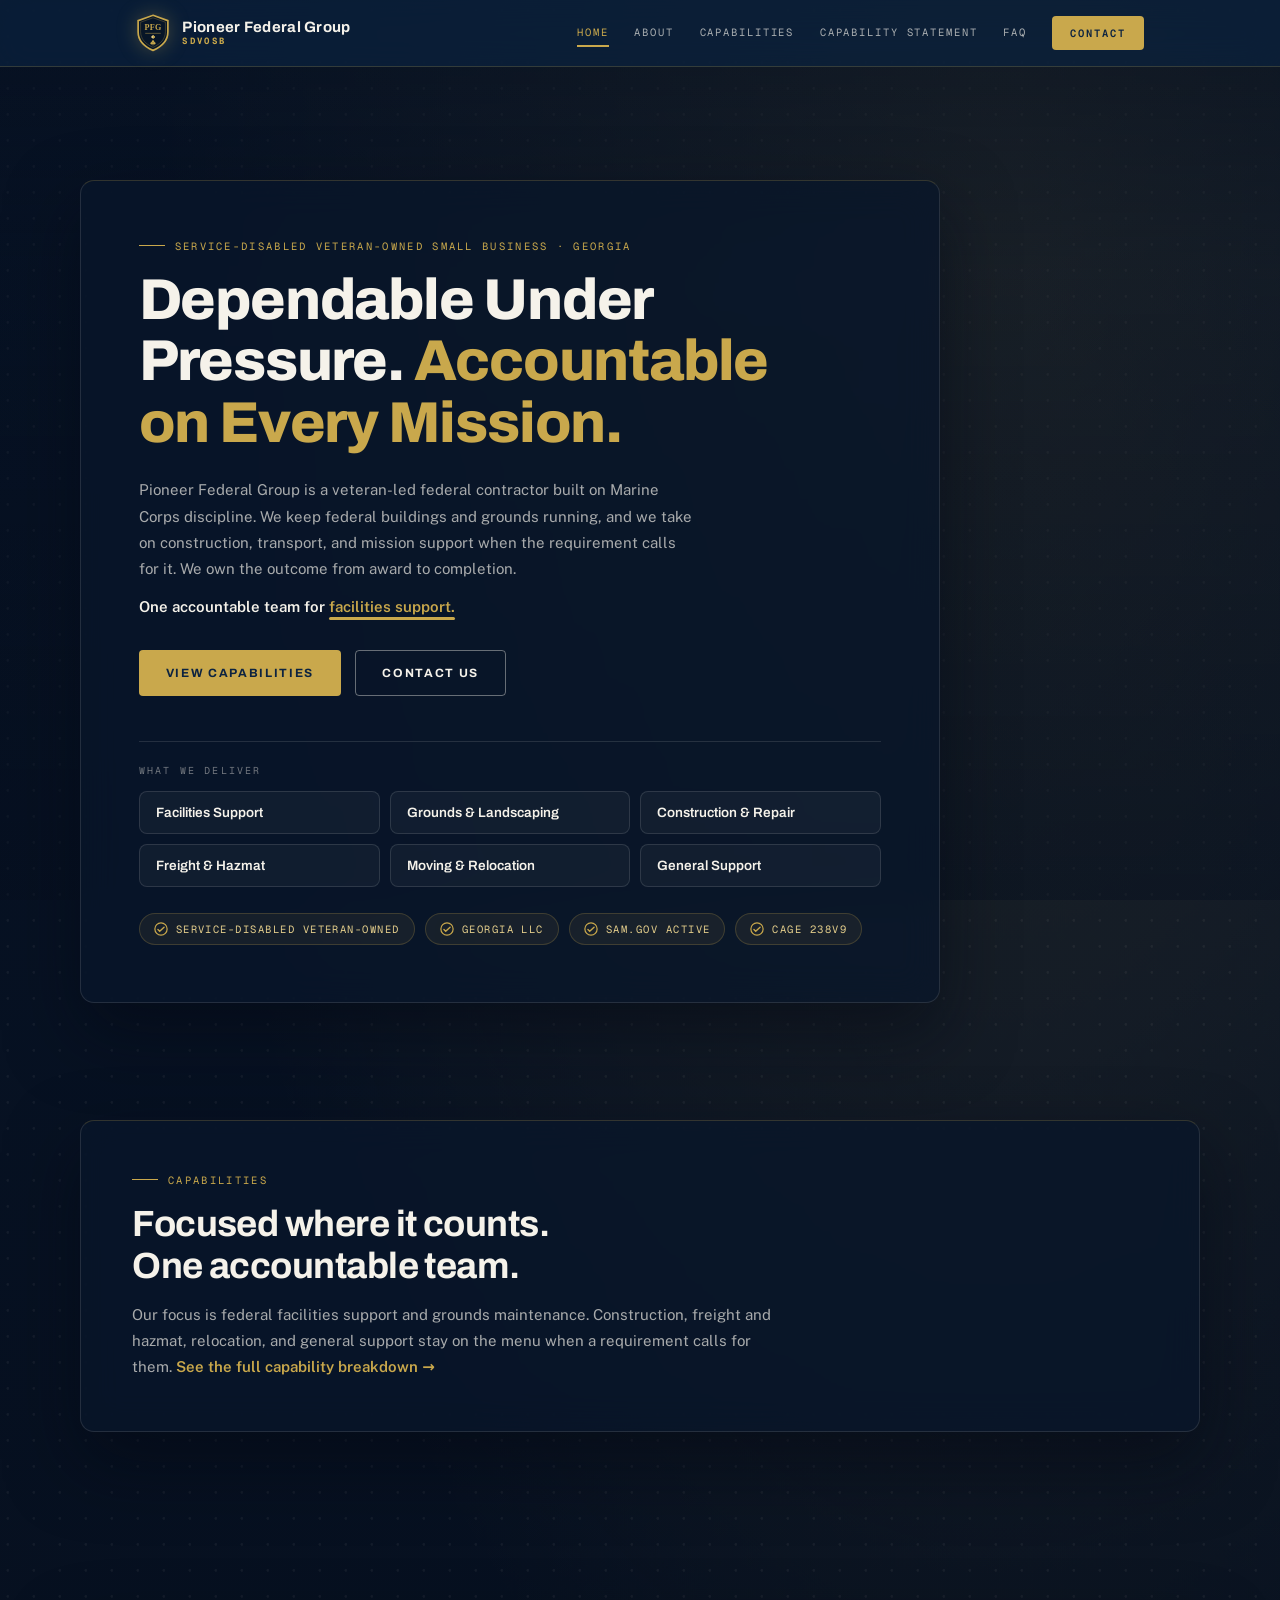
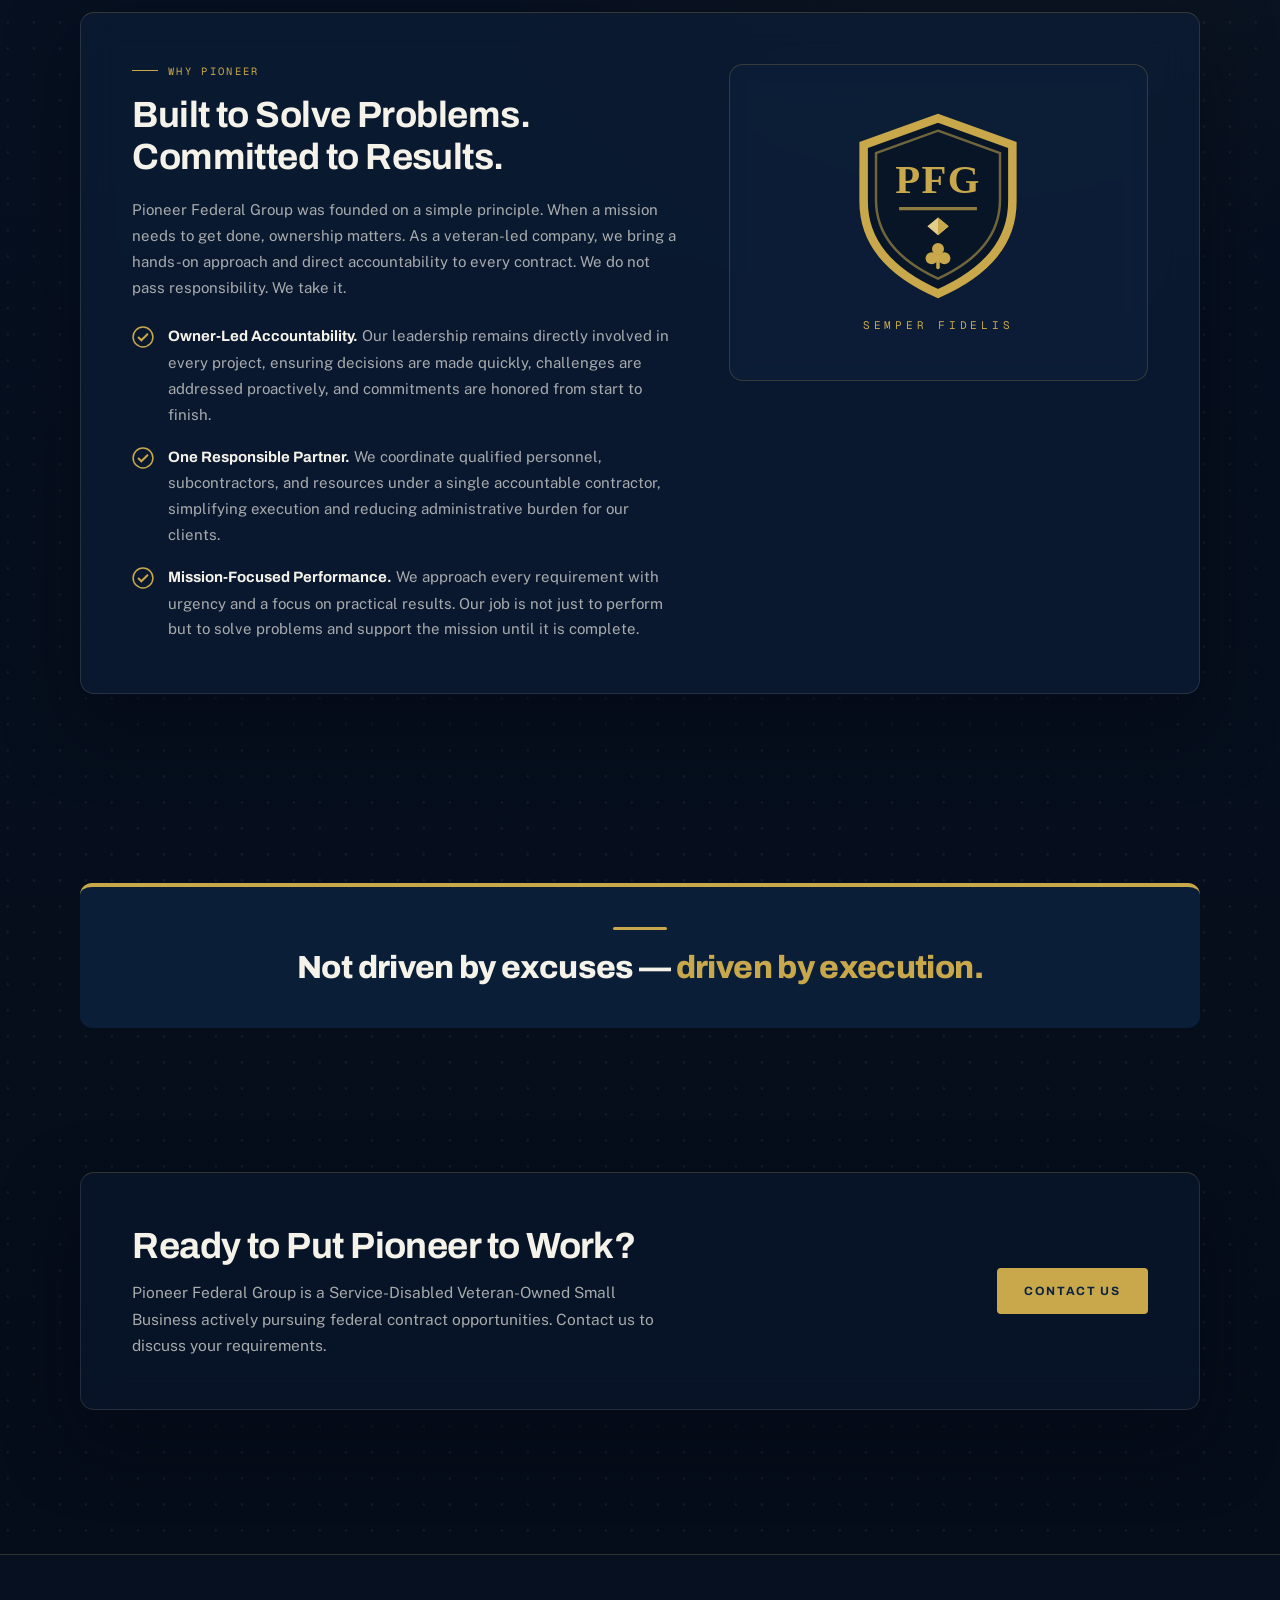
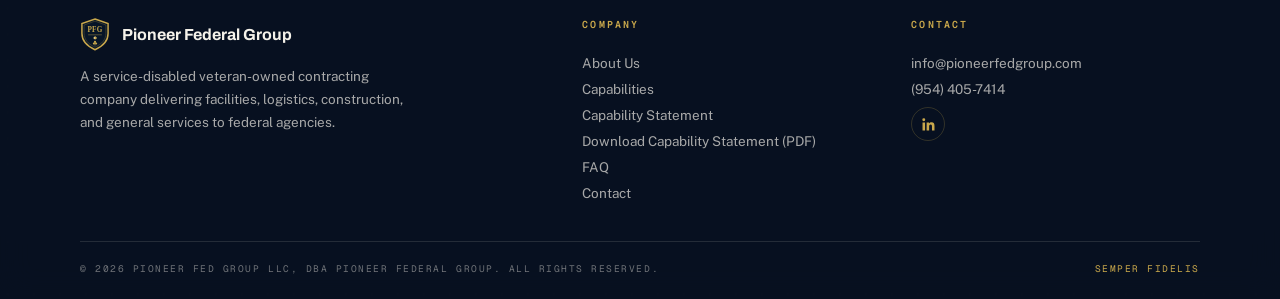
<file: index.html>
<!doctype html>
<html lang="en">
<head>
<meta charset="utf-8" />
<meta name="viewport" content="width=device-width, initial-scale=1, viewport-fit=cover" />
<title>Pioneer Federal Group &mdash; Veteran-Owned Federal Contracting</title>
<meta name="description" content="Pioneer Federal Group is a service-disabled veteran-owned small business delivering facilities support, grounds maintenance, construction, transport, and mission support to federal agencies. SAM.gov Active &middot; CAGE 238V9." />
<link rel="preload" href="./fonts/GeistMono-Variable.woff2" as="font" type="font/woff2" crossorigin />
<link rel="preconnect" href="https://fonts.googleapis.com" />
<link rel="preconnect" href="https://fonts.gstatic.com" crossorigin />
<link href="https://fonts.googleapis.com/css2?family=Archivo:wght@500;600;700;800&family=Public+Sans:wght@400;500;600;700&display=swap" rel="stylesheet" />
<link rel="stylesheet" href="./css/site.css" />
<link rel="icon" href="./assets/favicon.ico" sizes="any" />
<link rel="icon" type="image/svg+xml" href="./assets/favicon.svg" />
<link rel="icon" type="image/png" sizes="32x32" href="./assets/favicon-32.png" />
<link rel="icon" type="image/png" sizes="64x64" href="./assets/favicon.png" />
<link rel="apple-touch-icon" href="./assets/apple-touch-icon.png" />
</head>
<body data-scene="scroll">

<canvas id="stage" aria-hidden="true"></canvas>
<div class="fx-scrim" aria-hidden="true"></div>

<nav class="nav">
  <div class="wrap">
    <a class="brand" href="index.html">
      <svg class="mark" viewBox="0 0 48 53" fill="none" aria-hidden="true"><path d="M24 1.5 L45 9 V25 C45 37.5 36.5 45.5 24 51 C11.5 45.5 3 37.5 3 25 V9 Z" fill="#071527" stroke="#C9A84C" stroke-width="2.4"/><path d="M24 5 L41.5 11.3 V24.6 C41.5 35.2 34.4 42 24 46.8 C13.6 42 6.5 35.2 6.5 24.6 V11.3 Z" fill="none" stroke="#C9A84C" stroke-width="0.7" opacity="0.55"/><text x="24" y="22.5" text-anchor="middle" font-family="Georgia, 'Times New Roman', serif" font-weight="700" font-size="11.5" fill="#C9A84C" letter-spacing="0.4">PFG</text><line x1="13" y1="27" x2="35" y2="27" stroke="#C9A84C" stroke-width="0.9" opacity="0.7"/><path d="M21 32 L24 29.5 L27 32 L24 34.5 Z" fill="#E3CD8B"/><path d="M24 29.5 L27 32 L24 34.5 Z" fill="#C9A84C"/><g transform="translate(24,40)"><circle cx="0" cy="-1.6" r="1.7" fill="#C9A84C"/><circle cx="-1.8" cy="1" r="1.7" fill="#C9A84C"/><circle cx="1.8" cy="1" r="1.7" fill="#C9A84C"/><path d="M0 0 L0 3.6" stroke="#C9A84C" stroke-width="1" stroke-linecap="round"/></g></svg>
      <span class="name">Pioneer Federal Group<small>SDVOSB</small></span>
    </a>
    <button class="nav-toggle" aria-label="Open menu">&#9776;</button>
    <div class="nav-links">
      <a href="index.html" class="active" aria-current="page">Home</a>
      <a href="about.html">About</a>
      <a href="services.html">Capabilities</a>
      <a href="capability-statement.html">Capability Statement</a>
      <a href="faq.html">FAQ</a>
      <a href="contact.html" class="nav-cta">Contact</a>
    </div>
  </div>
</nav>

<main>
  <header class="hero">
    <div class="wrap">
      <div class="panel">
        <span class="eyebrow">Service-Disabled Veteran-Owned Small Business &middot; Georgia</span>
        <h1>Dependable Under Pressure. <span class="accent">Accountable on Every Mission.</span></h1>
        <p class="lead">Pioneer Federal Group is a veteran-led federal contractor built on Marine Corps discipline. We keep federal buildings and grounds running, and we take on construction, transport, and mission support when the requirement calls for it. We own the outcome from award to completion.</p>
        <p class="rotate-line">One accountable team for <span class="rotator" data-rotate='["facilities support.","grounds maintenance.","facility operations.","landscaping &amp; grounds care."]'>facilities support.</span></p>
        <div class="hero-cta">
          <a class="btn solid" href="services.html">View Capabilities</a>
          <a class="btn ghost" href="contact.html">Contact Us</a>
        </div>
        <div class="deliver">
          <span class="deliver-label">What We Deliver</span>
          <div class="deliver-grid">
            <a href="services.html" class="deliver-item">Facilities Support</a>
            <a href="services.html" class="deliver-item">Grounds &amp; Landscaping</a>
            <a href="services.html" class="deliver-item">Construction &amp; Repair</a>
            <a href="services.html" class="deliver-item">Freight &amp; Hazmat</a>
            <a href="services.html" class="deliver-item">Moving &amp; Relocation</a>
            <a href="services.html" class="deliver-item">General Support</a>
          </div>
        </div>
        <div class="hero-stats">
          <span class="stat-chip"><svg viewBox="0 0 16 16" fill="none" aria-hidden="true"><circle cx="8" cy="8" r="7" stroke="#C9A84C" stroke-width="1.4"/><path d="M4.5 8.5l2 2L11.5 6" stroke="#C9A84C" stroke-width="1.6" stroke-linecap="round"/></svg>Service-Disabled Veteran-Owned</span>
          <span class="stat-chip"><svg viewBox="0 0 16 16" fill="none" aria-hidden="true"><circle cx="8" cy="8" r="7" stroke="#C9A84C" stroke-width="1.4"/><path d="M4.5 8.5l2 2L11.5 6" stroke="#C9A84C" stroke-width="1.6" stroke-linecap="round"/></svg>Georgia LLC</span>
          <span class="stat-chip"><svg viewBox="0 0 16 16" fill="none" aria-hidden="true"><circle cx="8" cy="8" r="7" stroke="#C9A84C" stroke-width="1.4"/><path d="M4.5 8.5l2 2L11.5 6" stroke="#C9A84C" stroke-width="1.6" stroke-linecap="round"/></svg>SAM.gov Active</span>
          <span class="stat-chip"><svg viewBox="0 0 16 16" fill="none" aria-hidden="true"><circle cx="8" cy="8" r="7" stroke="#C9A84C" stroke-width="1.4"/><path d="M4.5 8.5l2 2L11.5 6" stroke="#C9A84C" stroke-width="1.6" stroke-linecap="round"/></svg>CAGE 238V9</span>
        </div>
      </div>
    </div>
  </header>

  <section class="section tight">
    <div class="wrap">
      <div class="panel">
        <div class="section-head" style="margin-bottom:0">
          <span class="eyebrow">Capabilities</span>
          <h2 class="h2">Focused where it counts. One accountable team.</h2>
          <p>Our focus is federal facilities support and grounds maintenance. Construction, freight and hazmat, relocation, and general support stay on the menu when a requirement calls for them. <a class="inline-link" href="services.html">See the full capability breakdown &rarr;</a></p>
        </div>
      </div>
    </div>
  </section>

  <section class="section alt">
    <div class="wrap">
      <div class="panel">
        <div class="split">
          <div>
            <span class="eyebrow">Why Pioneer</span>
            <h2 class="h2">Built to Solve Problems. Committed to Results.</h2>
            <p class="lead">Pioneer Federal Group was founded on a simple principle. When a mission needs to get done, ownership matters. As a veteran-led company, we bring a hands-on approach and direct accountability to every contract. We do not pass responsibility. We take it.</p>
            <ul class="list">
            <li><svg class="tick" viewBox="0 0 20 20" fill="none" aria-hidden="true"><circle cx="10" cy="10" r="9" stroke="#C9A84C" stroke-width="1.4"/><path d="M6 10.5l2.5 2.5L14 7.5" stroke="#C9A84C" stroke-width="1.8" stroke-linecap="round"/></svg><span><b>Owner-Led Accountability.</b> Our leadership remains directly involved in every project, ensuring decisions are made quickly, challenges are addressed proactively, and commitments are honored from start to finish.</span></li>
            <li><svg class="tick" viewBox="0 0 20 20" fill="none" aria-hidden="true"><circle cx="10" cy="10" r="9" stroke="#C9A84C" stroke-width="1.4"/><path d="M6 10.5l2.5 2.5L14 7.5" stroke="#C9A84C" stroke-width="1.8" stroke-linecap="round"/></svg><span><b>One Responsible Partner.</b> We coordinate qualified personnel, subcontractors, and resources under a single accountable contractor, simplifying execution and reducing administrative burden for our clients.</span></li>
            <li><svg class="tick" viewBox="0 0 20 20" fill="none" aria-hidden="true"><circle cx="10" cy="10" r="9" stroke="#C9A84C" stroke-width="1.4"/><path d="M6 10.5l2.5 2.5L14 7.5" stroke="#C9A84C" stroke-width="1.8" stroke-linecap="round"/></svg><span><b>Mission-Focused Performance.</b> We approach every requirement with urgency and a focus on practical results. Our job is not just to perform but to solve problems and support the mission until it is complete.</span></li>
            </ul>
          </div>
          <div class="mark-panel">
            <svg class="mark" viewBox="0 0 48 53" fill="none" aria-hidden="true"><path d="M24 1.5 L45 9 V25 C45 37.5 36.5 45.5 24 51 C11.5 45.5 3 37.5 3 25 V9 Z" fill="#071527" stroke="#C9A84C" stroke-width="2.4"/><path d="M24 5 L41.5 11.3 V24.6 C41.5 35.2 34.4 42 24 46.8 C13.6 42 6.5 35.2 6.5 24.6 V11.3 Z" fill="none" stroke="#C9A84C" stroke-width="0.7" opacity="0.55"/><text x="24" y="22.5" text-anchor="middle" font-family="Georgia, 'Times New Roman', serif" font-weight="700" font-size="11.5" fill="#C9A84C" letter-spacing="0.4">PFG</text><line x1="13" y1="27" x2="35" y2="27" stroke="#C9A84C" stroke-width="0.9" opacity="0.7"/><path d="M21 32 L24 29.5 L27 32 L24 34.5 Z" fill="#E3CD8B"/><path d="M24 29.5 L27 32 L24 34.5 Z" fill="#C9A84C"/><g transform="translate(24,40)"><circle cx="0" cy="-1.6" r="1.7" fill="#C9A84C"/><circle cx="-1.8" cy="1" r="1.7" fill="#C9A84C"/><circle cx="1.8" cy="1" r="1.7" fill="#C9A84C"/><path d="M0 0 L0 3.6" stroke="#C9A84C" stroke-width="1" stroke-linecap="round"/></g></svg>
            <span class="sf">Semper Fidelis</span>
          </div>
        </div>
      </div>
    </div>
  </section>

  <section class="section tight">
    <div class="wrap">
      <div class="quote-band center">
        <div class="rule"></div>
        <p class="quote">Not driven by excuses &mdash; <span class="accent">driven by execution.</span></p>
      </div>
    </div>
  </section>

  <section class="section tight">
    <div class="wrap">
      <div class="panel">
        <div class="cta-strip-inner">
          <div>
            <h2 class="h2">Ready to Put Pioneer to Work?</h2>
            <p>Pioneer Federal Group is a Service-Disabled Veteran-Owned Small Business actively pursuing federal contract opportunities. Contact us to discuss your requirements.</p>
          </div>
          <a class="btn solid" href="contact.html">Contact Us</a>
        </div>
      </div>
    </div>
  </section>
</main>

<footer class="footer">
  <div class="wrap">
    <div class="top">
      <div>
        <a class="brandline" href="index.html">
          <svg class="mark" viewBox="0 0 48 53" fill="none" aria-hidden="true"><path d="M24 1.5 L45 9 V25 C45 37.5 36.5 45.5 24 51 C11.5 45.5 3 37.5 3 25 V9 Z" fill="#071527" stroke="#C9A84C" stroke-width="2.4"/><path d="M24 5 L41.5 11.3 V24.6 C41.5 35.2 34.4 42 24 46.8 C13.6 42 6.5 35.2 6.5 24.6 V11.3 Z" fill="none" stroke="#C9A84C" stroke-width="0.7" opacity="0.55"/><text x="24" y="22.5" text-anchor="middle" font-family="Georgia, 'Times New Roman', serif" font-weight="700" font-size="11.5" fill="#C9A84C" letter-spacing="0.4">PFG</text><line x1="13" y1="27" x2="35" y2="27" stroke="#C9A84C" stroke-width="0.9" opacity="0.7"/><path d="M21 32 L24 29.5 L27 32 L24 34.5 Z" fill="#E3CD8B"/><path d="M24 29.5 L27 32 L24 34.5 Z" fill="#C9A84C"/><g transform="translate(24,40)"><circle cx="0" cy="-1.6" r="1.7" fill="#C9A84C"/><circle cx="-1.8" cy="1" r="1.7" fill="#C9A84C"/><circle cx="1.8" cy="1" r="1.7" fill="#C9A84C"/><path d="M0 0 L0 3.6" stroke="#C9A84C" stroke-width="1" stroke-linecap="round"/></g></svg>
          <span>Pioneer Federal Group</span>
        </a>
        <p>A service-disabled veteran-owned contracting company delivering facilities, logistics, construction, and general services to federal agencies.</p>
      </div>
      <div class="footcol">
        <h4>Company</h4>
        <a href="about.html">About Us</a>
        <a href="services.html">Capabilities</a>
        <a href="capability-statement.html">Capability Statement</a>
        <a href="./assets/PFG-Capability-Statement.pdf" download>Download Capability Statement (PDF)</a>
        <a href="faq.html">FAQ</a>
        <a href="contact.html">Contact</a>
      </div>
      <div class="footcol">
        <h4>Contact</h4>
        <a href="mailto:info@pioneerfedgroup.com">info@pioneerfedgroup.com</a>
        <a href="tel:+19544057414">(954) 405-7414</a>
        <a class="li-glyph" href="https://www.linkedin.com/company/pioneerfedgroup/" target="_blank" rel="noopener" aria-label="Pioneer Federal Group on LinkedIn"><svg viewBox="0 0 24 24" width="17" height="17" fill="currentColor" aria-hidden="true"><path d="M20.45 20.45h-3.55v-5.57c0-1.33-.03-3.04-1.85-3.04-1.85 0-2.14 1.45-2.14 2.94v5.67H9.36V9h3.41v1.56h.05c.47-.9 1.63-1.85 3.36-1.85 3.6 0 4.27 2.37 4.27 5.46v6.28zM5.34 7.43a2.06 2.06 0 1 1 0-4.12 2.06 2.06 0 0 1 0 4.12zM7.12 20.45H3.56V9h3.56v11.45z"/></svg></a>
      </div>
    </div>
    <div class="legal">
      <span>&copy; 2026 Pioneer Fed Group LLC, DBA Pioneer Federal Group. All rights reserved.</span>
      <span class="gold">Semper Fidelis</span>
    </div>
  </div>
</footer>

<script src="./js/rotate.js"></script>
<script type="module" src="./js/bg.js"></script>
</body>
</html>
</file>
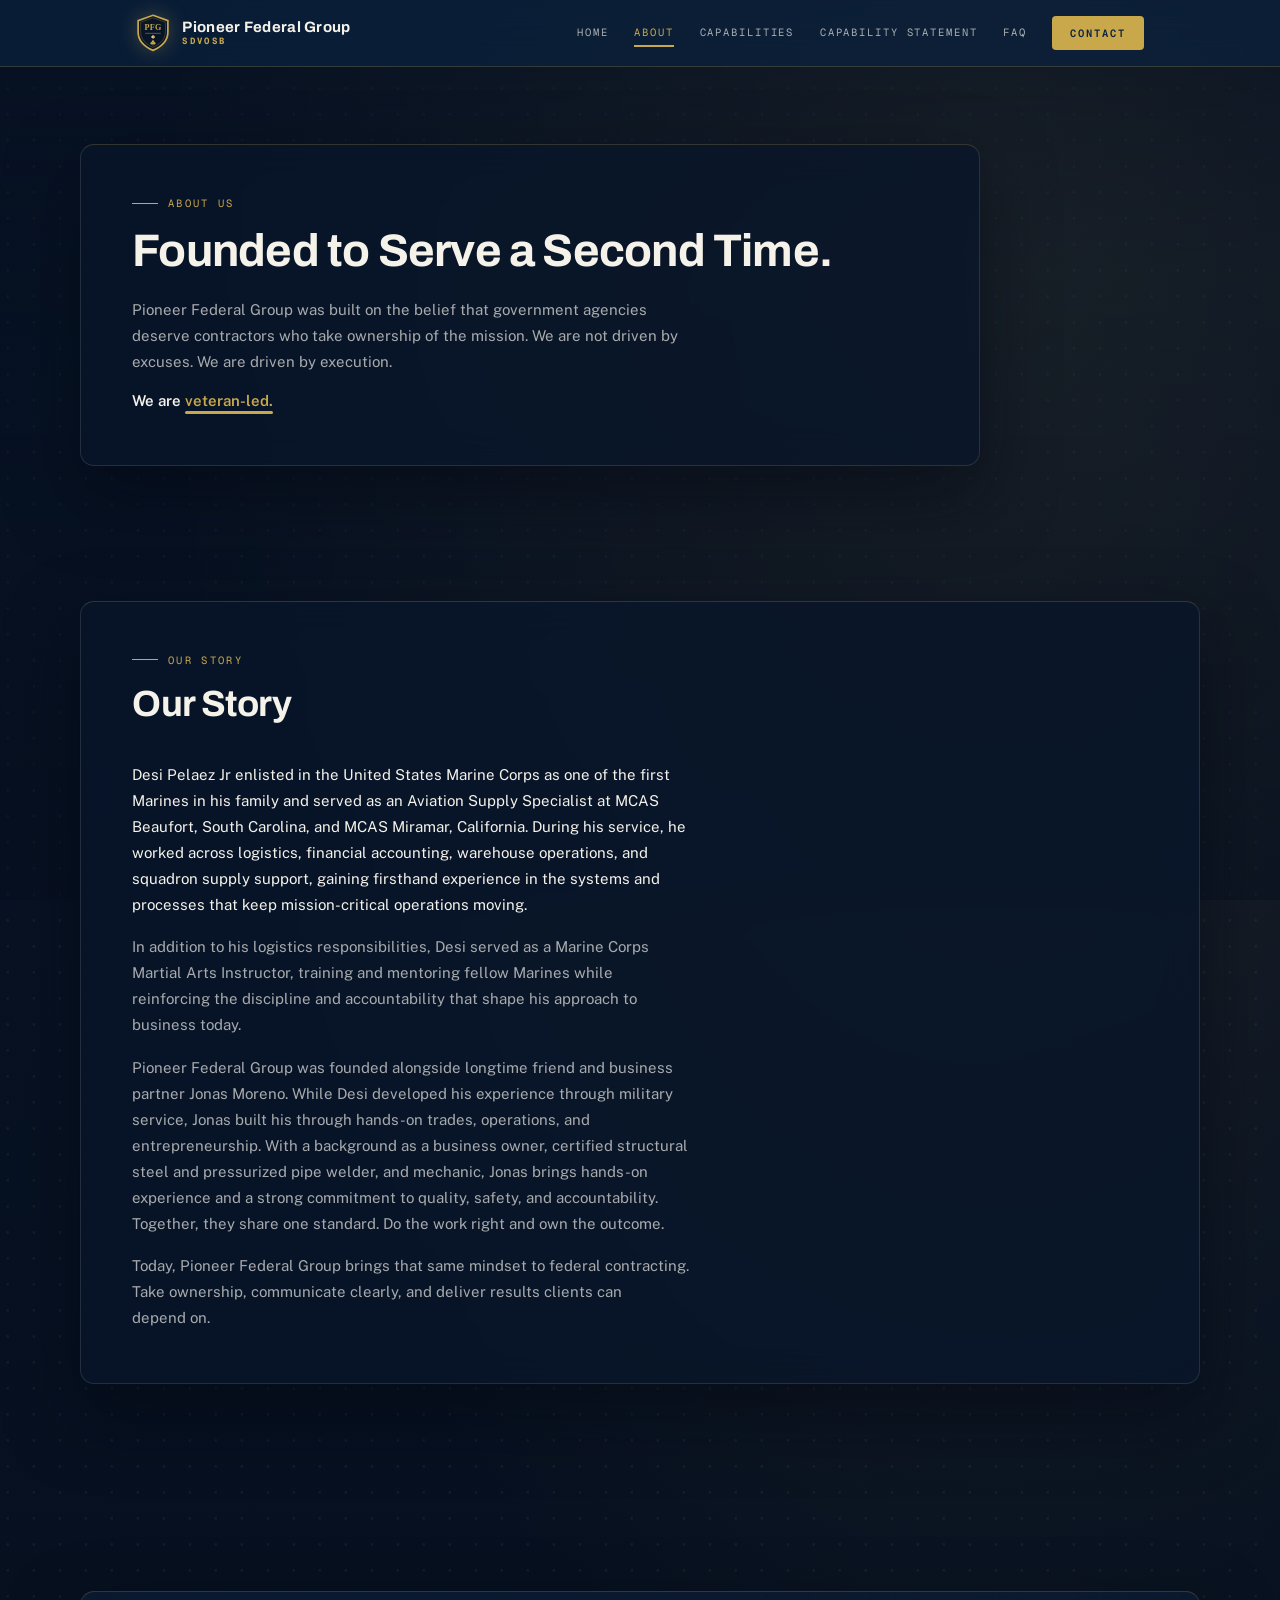
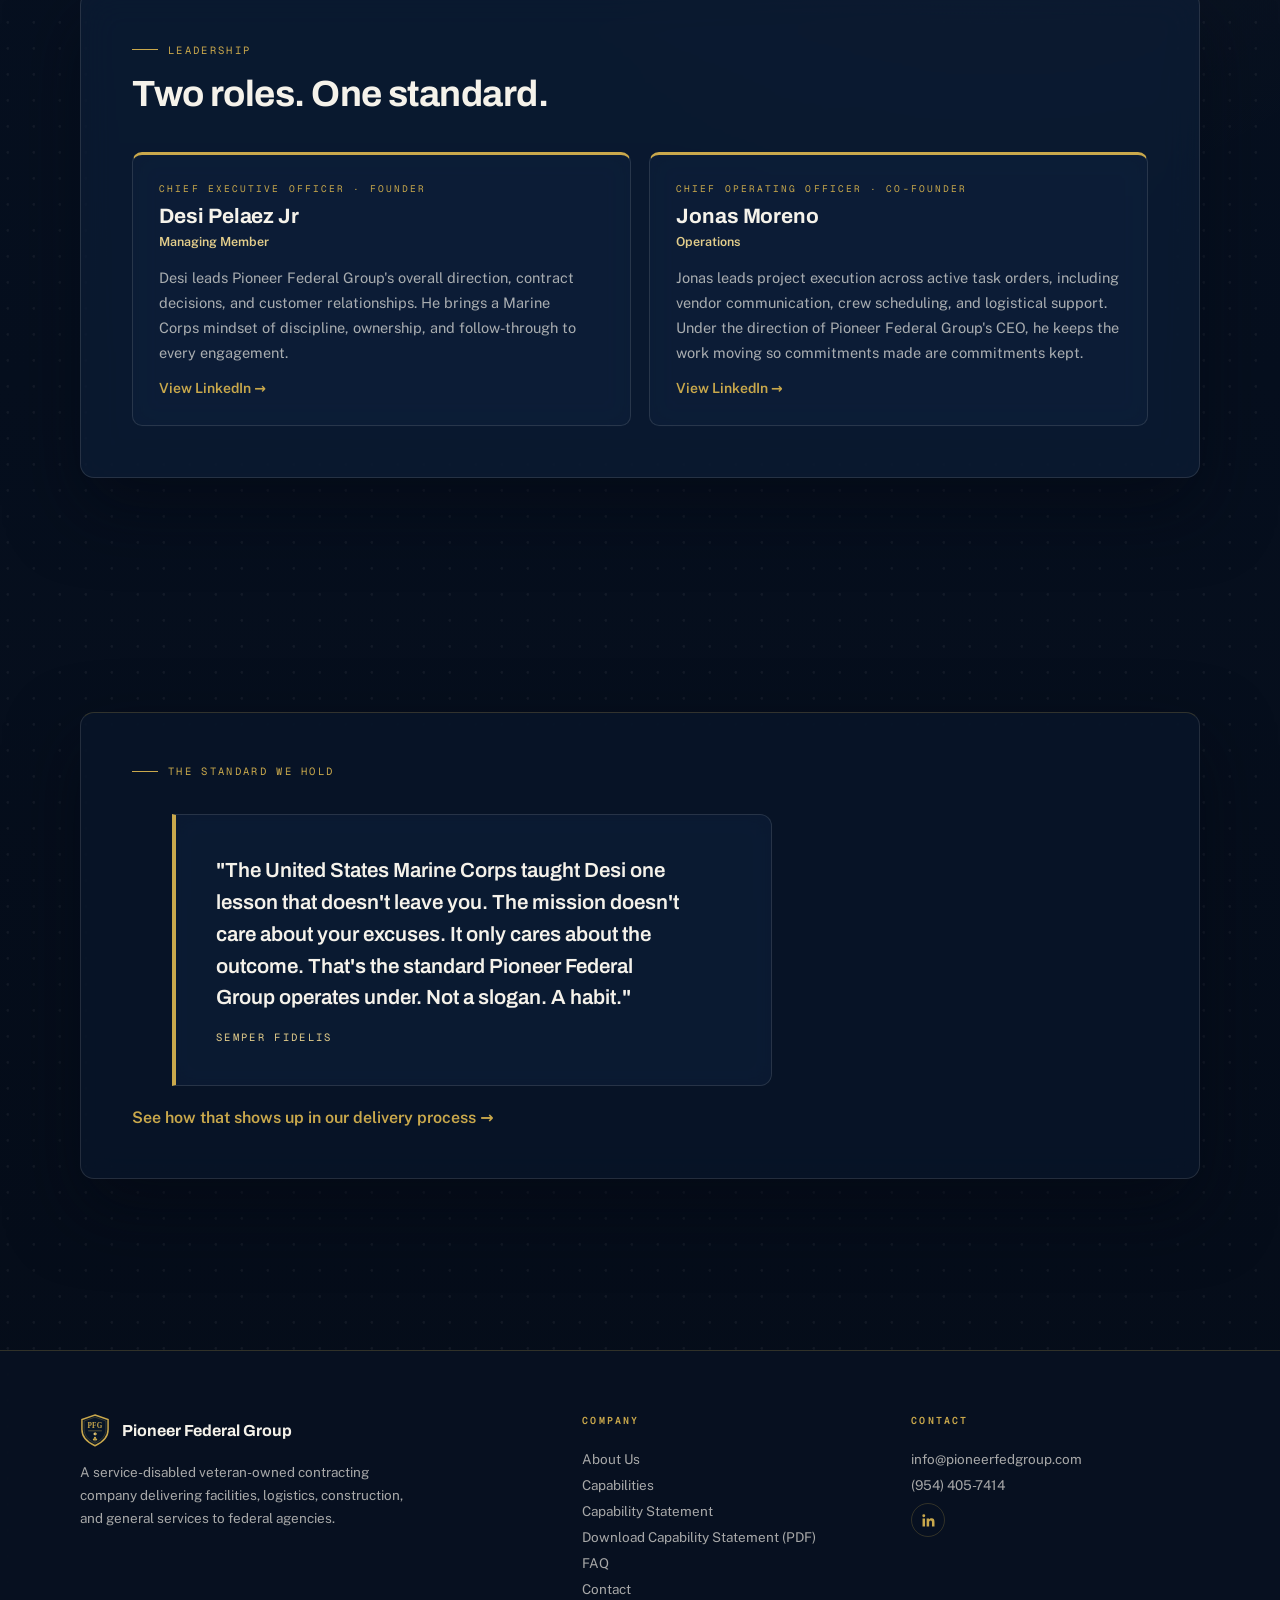
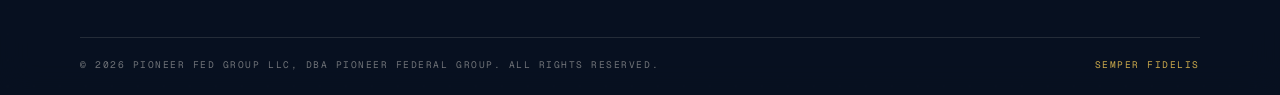
<file: about.html>
<!doctype html>
<html lang="en">
<head>
<meta charset="utf-8" />
<meta name="viewport" content="width=device-width, initial-scale=1, viewport-fit=cover" />
<title>About &mdash; Pioneer Federal Group</title>
<meta name="description" content="Founded to serve a second time. Pioneer Federal Group is a veteran-led federal contractor built on Marine Corps discipline." />
<link rel="preload" href="./fonts/GeistMono-Variable.woff2" as="font" type="font/woff2" crossorigin />
<link rel="preconnect" href="https://fonts.googleapis.com" />
<link rel="preconnect" href="https://fonts.gstatic.com" crossorigin />
<link href="https://fonts.googleapis.com/css2?family=Archivo:wght@500;600;700;800&family=Public+Sans:wght@400;500;600;700&display=swap" rel="stylesheet" />
<link rel="stylesheet" href="./css/site.css" />
<link rel="icon" href="./assets/favicon.ico" sizes="any" />
<link rel="icon" type="image/svg+xml" href="./assets/favicon.svg" />
<link rel="icon" type="image/png" sizes="32x32" href="./assets/favicon-32.png" />
<link rel="icon" type="image/png" sizes="64x64" href="./assets/favicon.png" />
<link rel="apple-touch-icon" href="./assets/apple-touch-icon.png" />
</head>
<body data-scene="1">

<canvas id="stage" aria-hidden="true"></canvas>
<div class="fx-scrim" aria-hidden="true"></div>

<nav class="nav">
  <div class="wrap">
    <a class="brand" href="index.html">
      <svg class="mark" viewBox="0 0 48 53" fill="none" aria-hidden="true"><path d="M24 1.5 L45 9 V25 C45 37.5 36.5 45.5 24 51 C11.5 45.5 3 37.5 3 25 V9 Z" fill="#071527" stroke="#C9A84C" stroke-width="2.4"/><path d="M24 5 L41.5 11.3 V24.6 C41.5 35.2 34.4 42 24 46.8 C13.6 42 6.5 35.2 6.5 24.6 V11.3 Z" fill="none" stroke="#C9A84C" stroke-width="0.7" opacity="0.55"/><text x="24" y="22.5" text-anchor="middle" font-family="Georgia, 'Times New Roman', serif" font-weight="700" font-size="11.5" fill="#C9A84C" letter-spacing="0.4">PFG</text><line x1="13" y1="27" x2="35" y2="27" stroke="#C9A84C" stroke-width="0.9" opacity="0.7"/><path d="M21 32 L24 29.5 L27 32 L24 34.5 Z" fill="#E3CD8B"/><path d="M24 29.5 L27 32 L24 34.5 Z" fill="#C9A84C"/><g transform="translate(24,40)"><circle cx="0" cy="-1.6" r="1.7" fill="#C9A84C"/><circle cx="-1.8" cy="1" r="1.7" fill="#C9A84C"/><circle cx="1.8" cy="1" r="1.7" fill="#C9A84C"/><path d="M0 0 L0 3.6" stroke="#C9A84C" stroke-width="1" stroke-linecap="round"/></g></svg>
      <span class="name">Pioneer Federal Group<small>SDVOSB</small></span>
    </a>
    <button class="nav-toggle" aria-label="Open menu">&#9776;</button>
    <div class="nav-links">
      <a href="index.html">Home</a>
      <a href="about.html" class="active" aria-current="page">About</a>
      <a href="services.html">Capabilities</a>
      <a href="capability-statement.html">Capability Statement</a>
      <a href="faq.html">FAQ</a>
      <a href="contact.html" class="nav-cta">Contact</a>
    </div>
  </div>
</nav>

<main>
  <header class="page-hero">
    <div class="wrap">
      <div class="panel">
        <span class="eyebrow">About Us</span>
        <h1>Founded to Serve a Second Time.</h1>
        <p class="lead">Pioneer Federal Group was built on the belief that government agencies deserve contractors who take ownership of the mission. We are not driven by excuses. We are driven by execution.</p>
        <p class="rotate-line">We are <span class="rotator" data-rotate='["veteran-led.","disciplined.","accountable.","mission-focused.","built to last."]'>veteran-led.</span></p>
      </div>
    </div>
  </header>

  <section class="section">
    <div class="wrap">
      <div class="panel">
        <div class="section-head">
          <span class="eyebrow">Our Story</span>
          <h2 class="h2">Our Story</h2>
        </div>
        <div style="max-width:72ch">
          <p class="lead" style="color:var(--fg);margin-bottom:16px">Desi Pelaez Jr enlisted in the United States Marine Corps as one of the first Marines in his family and served as an Aviation Supply Specialist at MCAS Beaufort, South Carolina, and MCAS Miramar, California. During his service, he worked across logistics, financial accounting, warehouse operations, and squadron supply support, gaining firsthand experience in the systems and processes that keep mission-critical operations moving.</p>
          <p class="lead" style="margin-bottom:16px">In addition to his logistics responsibilities, Desi served as a Marine Corps Martial Arts Instructor, training and mentoring fellow Marines while reinforcing the discipline and accountability that shape his approach to business today.</p>
          <p class="lead" style="margin-bottom:16px">Pioneer Federal Group was founded alongside longtime friend and business partner Jonas Moreno. While Desi developed his experience through military service, Jonas built his through hands-on trades, operations, and entrepreneurship. With a background as a business owner, certified structural steel and pressurized pipe welder, and mechanic, Jonas brings hands-on experience and a strong commitment to quality, safety, and accountability. Together, they share one standard. Do the work right and own the outcome.</p>
          <p class="lead">Today, Pioneer Federal Group brings that same mindset to federal contracting. Take ownership, communicate clearly, and deliver results clients can depend on.</p>
        </div>
      </div>
    </div>
  </section>

  <section class="section alt roomy">
    <div class="wrap">
      <div class="panel">
        <div class="section-head">
          <span class="eyebrow">Leadership</span>
          <h2 class="h2">Two roles. One standard.</h2>
        </div>
        <div class="people">
          <article class="person">
            <p class="role">Chief Executive Officer &middot; Founder</p>
            <h3>Desi Pelaez Jr</h3>
            <p class="sub">Managing Member</p>
            <p>Desi leads Pioneer Federal Group's overall direction, contract decisions, and customer relationships. He brings a Marine Corps mindset of discipline, ownership, and follow-through to every engagement.</p>
            <a href="https://www.linkedin.com/in/desi-pelaez/" target="_blank" rel="noopener">View LinkedIn &rarr;</a>
          </article>
          <article class="person">
            <p class="role">Chief Operating Officer &middot; Co-Founder</p>
            <h3>Jonas Moreno</h3>
            <p class="sub">Operations</p>
            <p>Jonas leads project execution across active task orders, including vendor communication, crew scheduling, and logistical support. Under the direction of Pioneer Federal Group's CEO, he keeps the work moving so commitments made are commitments kept.</p>
            <a href="https://www.linkedin.com/in/jonas-moreno-256a27416/" target="_blank" rel="noopener">View LinkedIn &rarr;</a>
          </article>
        </div>
      </div>
    </div>
  </section>

  <section class="section roomy">
    <div class="wrap">
      <div class="panel">
        <div class="section-head">
          <span class="eyebrow">The Standard We Hold</span>
        </div>
        <div style="max-width:68ch">
          <blockquote class="standard-card">
            <p class="pull-quote">"The United States Marine Corps taught Desi one lesson that doesn't leave you. The mission doesn't care about your excuses. It only cares about the outcome. That's the standard Pioneer Federal Group operates under. Not a slogan. A habit."</p>
            <cite>Semper Fidelis</cite>
          </blockquote>
          <p style="margin-top:22px"><a class="inline-link" href="services.html#delivery">See how that shows up in our delivery process &rarr;</a></p>
        </div>
      </div>
    </div>
  </section>
</main>

<footer class="footer">
  <div class="wrap">
    <div class="top">
      <div>
        <a class="brandline" href="index.html">
          <svg class="mark" viewBox="0 0 48 53" fill="none" aria-hidden="true"><path d="M24 1.5 L45 9 V25 C45 37.5 36.5 45.5 24 51 C11.5 45.5 3 37.5 3 25 V9 Z" fill="#071527" stroke="#C9A84C" stroke-width="2.4"/><path d="M24 5 L41.5 11.3 V24.6 C41.5 35.2 34.4 42 24 46.8 C13.6 42 6.5 35.2 6.5 24.6 V11.3 Z" fill="none" stroke="#C9A84C" stroke-width="0.7" opacity="0.55"/><text x="24" y="22.5" text-anchor="middle" font-family="Georgia, 'Times New Roman', serif" font-weight="700" font-size="11.5" fill="#C9A84C" letter-spacing="0.4">PFG</text><line x1="13" y1="27" x2="35" y2="27" stroke="#C9A84C" stroke-width="0.9" opacity="0.7"/><path d="M21 32 L24 29.5 L27 32 L24 34.5 Z" fill="#E3CD8B"/><path d="M24 29.5 L27 32 L24 34.5 Z" fill="#C9A84C"/><g transform="translate(24,40)"><circle cx="0" cy="-1.6" r="1.7" fill="#C9A84C"/><circle cx="-1.8" cy="1" r="1.7" fill="#C9A84C"/><circle cx="1.8" cy="1" r="1.7" fill="#C9A84C"/><path d="M0 0 L0 3.6" stroke="#C9A84C" stroke-width="1" stroke-linecap="round"/></g></svg>
          <span>Pioneer Federal Group</span>
        </a>
        <p>A service-disabled veteran-owned contracting company delivering facilities, logistics, construction, and general services to federal agencies.</p>
      </div>
      <div class="footcol">
        <h4>Company</h4>
        <a href="about.html">About Us</a>
        <a href="services.html">Capabilities</a>
        <a href="capability-statement.html">Capability Statement</a>
        <a href="./assets/PFG-Capability-Statement.pdf" download>Download Capability Statement (PDF)</a>
        <a href="faq.html">FAQ</a>
        <a href="contact.html">Contact</a>
      </div>
      <div class="footcol">
        <h4>Contact</h4>
        <a href="mailto:info@pioneerfedgroup.com">info@pioneerfedgroup.com</a>
        <a href="tel:+19544057414">(954) 405-7414</a>
        <a class="li-glyph" href="https://www.linkedin.com/company/pioneerfedgroup/" target="_blank" rel="noopener" aria-label="Pioneer Federal Group on LinkedIn"><svg viewBox="0 0 24 24" width="17" height="17" fill="currentColor" aria-hidden="true"><path d="M20.45 20.45h-3.55v-5.57c0-1.33-.03-3.04-1.85-3.04-1.85 0-2.14 1.45-2.14 2.94v5.67H9.36V9h3.41v1.56h.05c.47-.9 1.63-1.85 3.36-1.85 3.6 0 4.27 2.37 4.27 5.46v6.28zM5.34 7.43a2.06 2.06 0 1 1 0-4.12 2.06 2.06 0 0 1 0 4.12zM7.12 20.45H3.56V9h3.56v11.45z"/></svg></a>
      </div>
    </div>
    <div class="legal">
      <span>&copy; 2026 Pioneer Fed Group LLC, DBA Pioneer Federal Group. All rights reserved.</span>
      <span class="gold">Semper Fidelis</span>
    </div>
  </div>
</footer>

<script src="./js/rotate.js"></script>
<script type="module" src="./js/bg.js"></script>
</body>
</html>
</file>
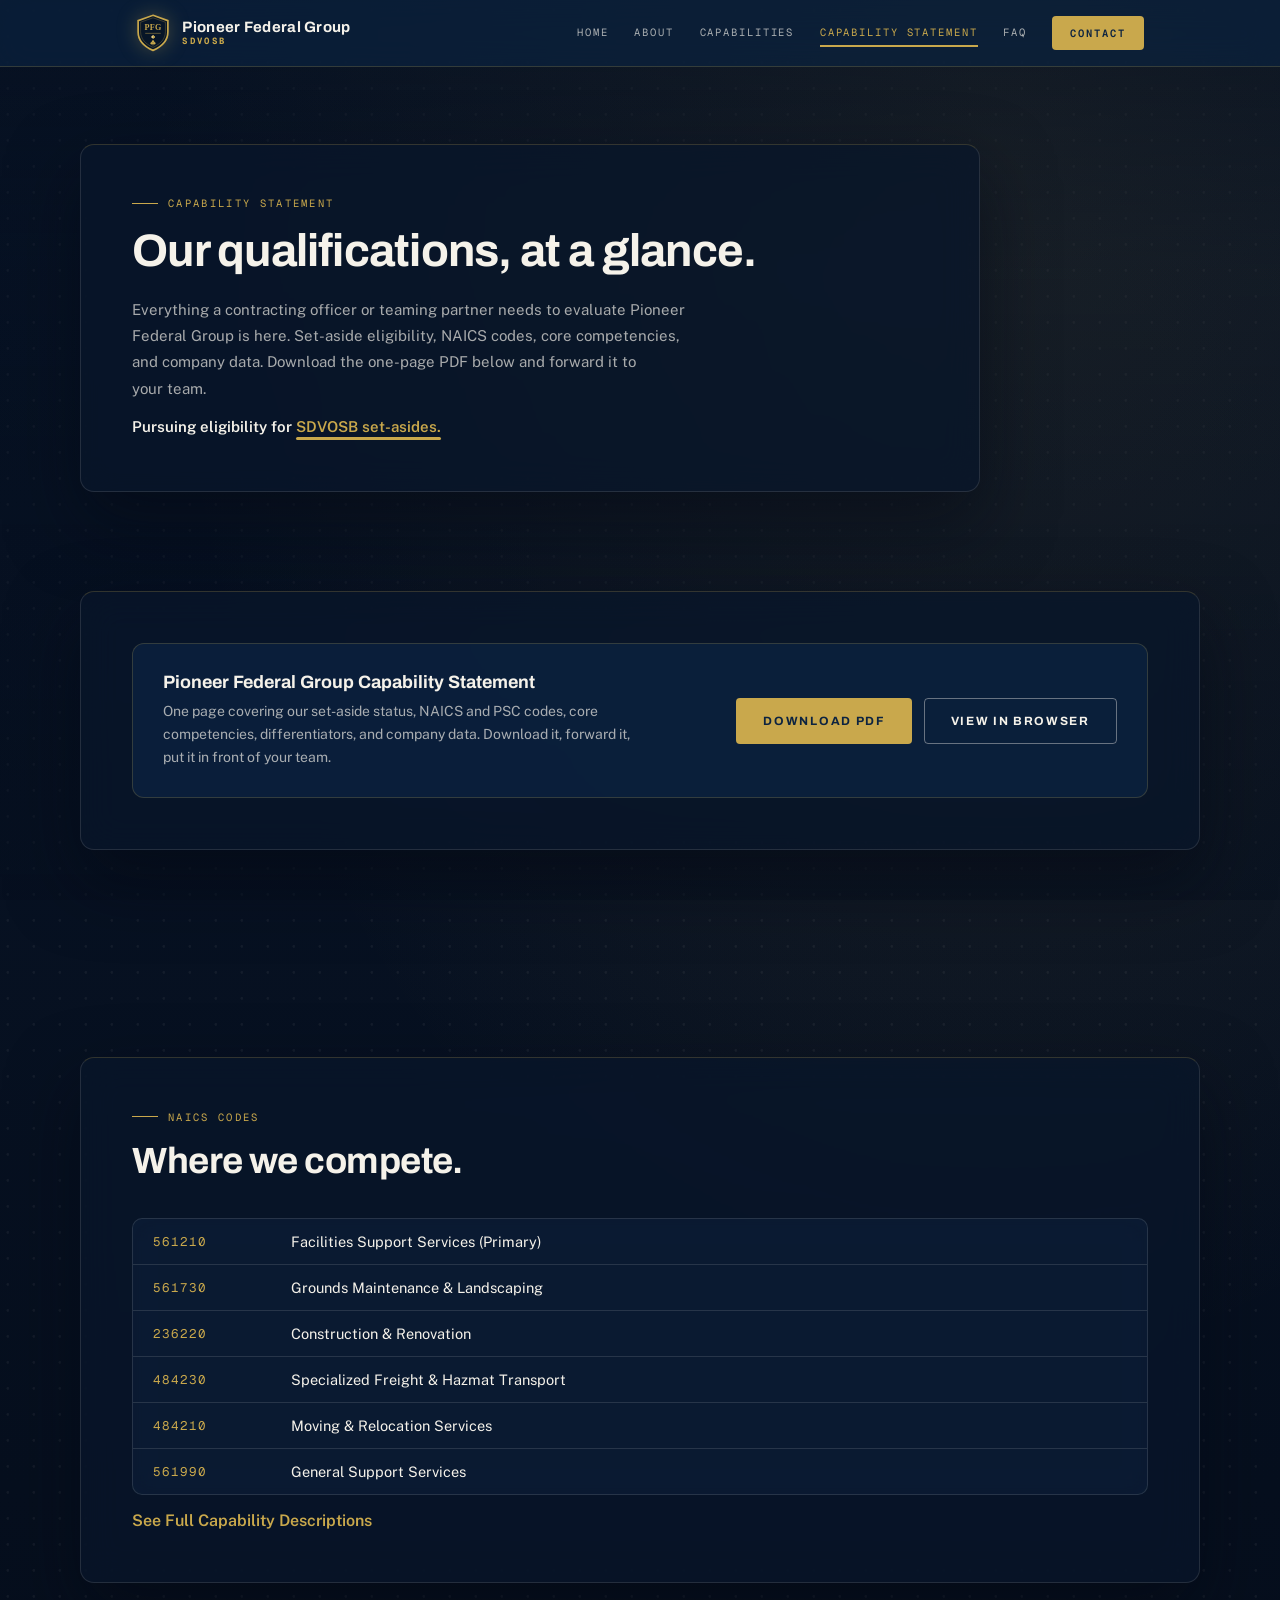
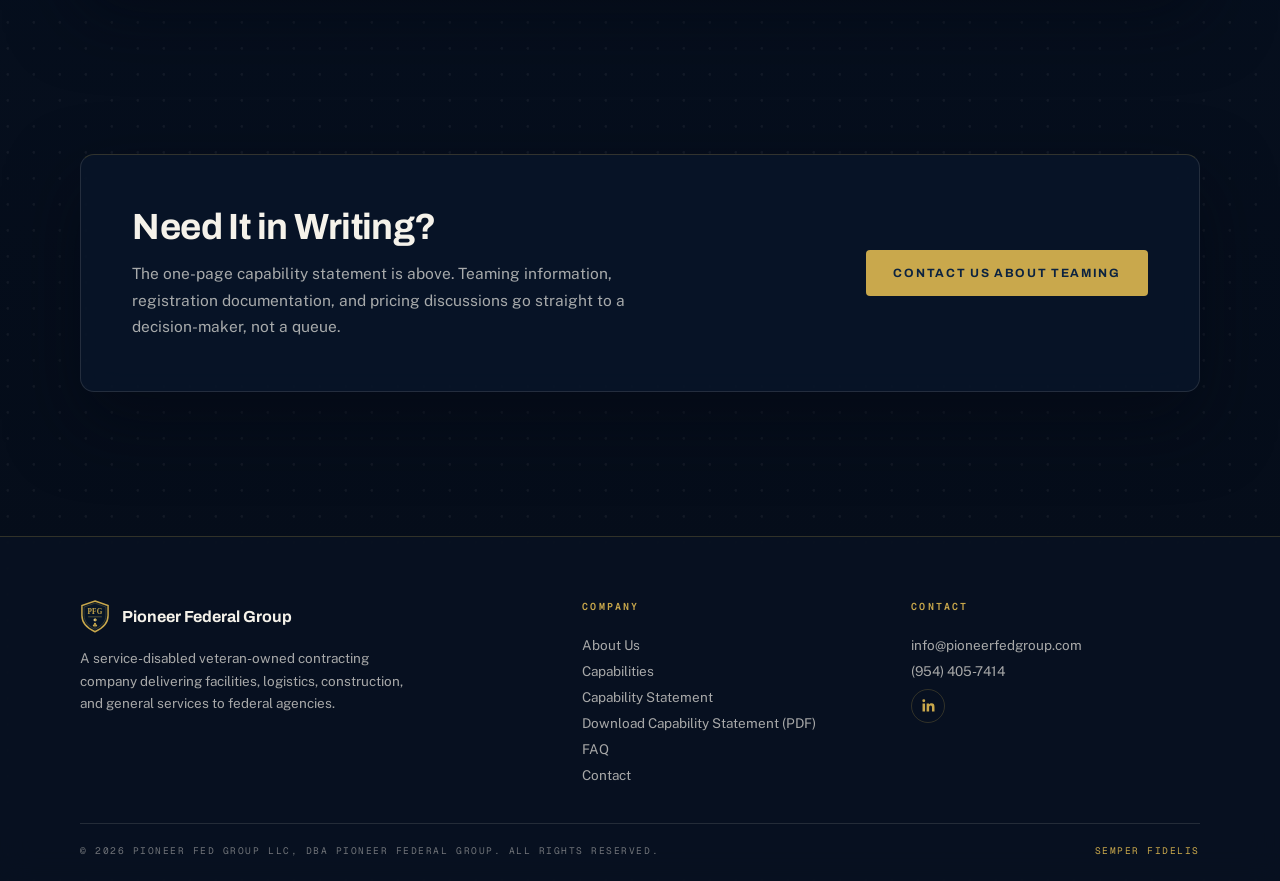
<file: capability-statement.html>
<!doctype html>
<html lang="en">
<head>
<meta charset="utf-8" />
<meta name="viewport" content="width=device-width, initial-scale=1, viewport-fit=cover" />
<title>Capability Statement &mdash; Pioneer Federal Group</title>
<meta name="description" content="Set-aside eligibility, NAICS codes, core competencies, and company data for Pioneer Federal Group. SDVOSB &middot; VOSB &middot; Small Business. SAM.gov Active &middot; UEI CPL4BBE1VFF9 &middot; CAGE 238V9." />
<link rel="preload" href="./fonts/GeistMono-Variable.woff2" as="font" type="font/woff2" crossorigin />
<link rel="preconnect" href="https://fonts.googleapis.com" />
<link rel="preconnect" href="https://fonts.gstatic.com" crossorigin />
<link href="https://fonts.googleapis.com/css2?family=Archivo:wght@500;600;700;800&family=Public+Sans:wght@400;500;600;700&display=swap" rel="stylesheet" />
<link rel="stylesheet" href="./css/site.css" />
<link rel="icon" href="./assets/favicon.ico" sizes="any" />
<link rel="icon" type="image/svg+xml" href="./assets/favicon.svg" />
<link rel="icon" type="image/png" sizes="32x32" href="./assets/favicon-32.png" />
<link rel="icon" type="image/png" sizes="64x64" href="./assets/favicon.png" />
<link rel="apple-touch-icon" href="./assets/apple-touch-icon.png" />
</head>
<body data-scene="3">

<canvas id="stage" aria-hidden="true"></canvas>
<div class="fx-scrim" aria-hidden="true"></div>

<nav class="nav">
  <div class="wrap">
    <a class="brand" href="index.html">
      <svg class="mark" viewBox="0 0 48 53" fill="none" aria-hidden="true"><path d="M24 1.5 L45 9 V25 C45 37.5 36.5 45.5 24 51 C11.5 45.5 3 37.5 3 25 V9 Z" fill="#071527" stroke="#C9A84C" stroke-width="2.4"/><path d="M24 5 L41.5 11.3 V24.6 C41.5 35.2 34.4 42 24 46.8 C13.6 42 6.5 35.2 6.5 24.6 V11.3 Z" fill="none" stroke="#C9A84C" stroke-width="0.7" opacity="0.55"/><text x="24" y="22.5" text-anchor="middle" font-family="Georgia, 'Times New Roman', serif" font-weight="700" font-size="11.5" fill="#C9A84C" letter-spacing="0.4">PFG</text><line x1="13" y1="27" x2="35" y2="27" stroke="#C9A84C" stroke-width="0.9" opacity="0.7"/><path d="M21 32 L24 29.5 L27 32 L24 34.5 Z" fill="#E3CD8B"/><path d="M24 29.5 L27 32 L24 34.5 Z" fill="#C9A84C"/><g transform="translate(24,40)"><circle cx="0" cy="-1.6" r="1.7" fill="#C9A84C"/><circle cx="-1.8" cy="1" r="1.7" fill="#C9A84C"/><circle cx="1.8" cy="1" r="1.7" fill="#C9A84C"/><path d="M0 0 L0 3.6" stroke="#C9A84C" stroke-width="1" stroke-linecap="round"/></g></svg>
      <span class="name">Pioneer Federal Group<small>SDVOSB</small></span>
    </a>
    <button class="nav-toggle" aria-label="Open menu">&#9776;</button>
    <div class="nav-links">
      <a href="index.html">Home</a>
      <a href="about.html">About</a>
      <a href="services.html">Capabilities</a>
      <a href="capability-statement.html" class="active" aria-current="page">Capability Statement</a>
      <a href="faq.html">FAQ</a>
      <a href="contact.html" class="nav-cta">Contact</a>
    </div>
  </div>
</nav>

<main>
  <header class="page-hero">
    <div class="wrap">
      <div class="panel">
        <span class="eyebrow">Capability Statement</span>
        <h1>Our qualifications, at a glance.</h1>
        <p class="lead">Everything a contracting officer or teaming partner needs to evaluate Pioneer Federal Group is here. Set-aside eligibility, NAICS codes, core competencies, and company data. Download the one-page PDF below and forward it to your team.</p>
        <p class="rotate-line">Pursuing eligibility for <span class="rotator" data-rotate='["SDVOSB set-asides.","VOSB set-asides.","Small Business set-asides."]'>SDVOSB set-asides.</span></p>
      </div>
    </div>
  </header>

  <section class="section tight">
    <div class="wrap">
      <div class="panel">
        <div class="doc-download">
          <div>
            <h3>Pioneer Federal Group Capability Statement</h3>
            <p>One page covering our set-aside status, NAICS and PSC codes, core competencies, differentiators, and company data. Download it, forward it, put it in front of your team.</p>
          </div>
          <div class="doc-actions">
            <a class="btn solid" href="./assets/PFG-Capability-Statement.pdf" download>Download PDF</a>
            <a class="btn ghost" href="./assets/PFG-Capability-Statement.pdf" target="_blank" rel="noopener">View in Browser</a>
          </div>
        </div>
      </div>
    </div>
  </section>

  <section class="section roomy">
    <div class="wrap">
      <div class="panel">
        <div class="section-head">
          <span class="eyebrow">NAICS Codes</span>
          <h2 class="h2">Where we compete.</h2>
        </div>
        <div class="naics-table">
          <div class="naics-row"><span class="code">561210</span><span class="title">Facilities Support Services (Primary)</span></div>
          <div class="naics-row"><span class="code">561730</span><span class="title">Grounds Maintenance &amp; Landscaping</span></div>
          <div class="naics-row"><span class="code">236220</span><span class="title">Construction &amp; Renovation</span></div>
          <div class="naics-row"><span class="code">484230</span><span class="title">Specialized Freight &amp; Hazmat Transport</span></div>
          <div class="naics-row"><span class="code">484210</span><span class="title">Moving &amp; Relocation Services</span></div>
          <div class="naics-row"><span class="code">561990</span><span class="title">General Support Services</span></div>
        </div>
        <p style="margin-top:16px"><a class="inline-link" href="services.html">See Full Capability Descriptions</a></p>
      </div>
    </div>
  </section>

  <section class="section tight">
    <div class="wrap">
      <div class="panel">
        <div class="cta-strip-inner">
          <div>
            <h2 class="h2">Need It in Writing?</h2>
            <p>The one-page capability statement is above. Teaming information, registration documentation, and pricing discussions go straight to a decision-maker, not a queue.</p>
          </div>
          <a class="btn solid" href="contact.html">Contact Us About Teaming</a>
        </div>
      </div>
    </div>
  </section>
</main>

<footer class="footer">
  <div class="wrap">
    <div class="top">
      <div>
        <a class="brandline" href="index.html">
          <svg class="mark" viewBox="0 0 48 53" fill="none" aria-hidden="true"><path d="M24 1.5 L45 9 V25 C45 37.5 36.5 45.5 24 51 C11.5 45.5 3 37.5 3 25 V9 Z" fill="#071527" stroke="#C9A84C" stroke-width="2.4"/><path d="M24 5 L41.5 11.3 V24.6 C41.5 35.2 34.4 42 24 46.8 C13.6 42 6.5 35.2 6.5 24.6 V11.3 Z" fill="none" stroke="#C9A84C" stroke-width="0.7" opacity="0.55"/><text x="24" y="22.5" text-anchor="middle" font-family="Georgia, 'Times New Roman', serif" font-weight="700" font-size="11.5" fill="#C9A84C" letter-spacing="0.4">PFG</text><line x1="13" y1="27" x2="35" y2="27" stroke="#C9A84C" stroke-width="0.9" opacity="0.7"/><path d="M21 32 L24 29.5 L27 32 L24 34.5 Z" fill="#E3CD8B"/><path d="M24 29.5 L27 32 L24 34.5 Z" fill="#C9A84C"/><g transform="translate(24,40)"><circle cx="0" cy="-1.6" r="1.7" fill="#C9A84C"/><circle cx="-1.8" cy="1" r="1.7" fill="#C9A84C"/><circle cx="1.8" cy="1" r="1.7" fill="#C9A84C"/><path d="M0 0 L0 3.6" stroke="#C9A84C" stroke-width="1" stroke-linecap="round"/></g></svg>
          <span>Pioneer Federal Group</span>
        </a>
        <p>A service-disabled veteran-owned contracting company delivering facilities, logistics, construction, and general services to federal agencies.</p>
      </div>
      <div class="footcol">
        <h4>Company</h4>
        <a href="about.html">About Us</a>
        <a href="services.html">Capabilities</a>
        <a href="capability-statement.html">Capability Statement</a>
        <a href="./assets/PFG-Capability-Statement.pdf" download>Download Capability Statement (PDF)</a>
        <a href="faq.html">FAQ</a>
        <a href="contact.html">Contact</a>
      </div>
      <div class="footcol">
        <h4>Contact</h4>
        <a href="mailto:info@pioneerfedgroup.com">info@pioneerfedgroup.com</a>
        <a href="tel:+19544057414">(954) 405-7414</a>
        <a class="li-glyph" href="https://www.linkedin.com/company/pioneerfedgroup/" target="_blank" rel="noopener" aria-label="Pioneer Federal Group on LinkedIn"><svg viewBox="0 0 24 24" width="17" height="17" fill="currentColor" aria-hidden="true"><path d="M20.45 20.45h-3.55v-5.57c0-1.33-.03-3.04-1.85-3.04-1.85 0-2.14 1.45-2.14 2.94v5.67H9.36V9h3.41v1.56h.05c.47-.9 1.63-1.85 3.36-1.85 3.6 0 4.27 2.37 4.27 5.46v6.28zM5.34 7.43a2.06 2.06 0 1 1 0-4.12 2.06 2.06 0 0 1 0 4.12zM7.12 20.45H3.56V9h3.56v11.45z"/></svg></a>
      </div>
    </div>
    <div class="legal">
      <span>&copy; 2026 Pioneer Fed Group LLC, DBA Pioneer Federal Group. All rights reserved.</span>
      <span class="gold">Semper Fidelis</span>
    </div>
  </div>
</footer>

<script src="./js/rotate.js"></script>
<script type="module" src="./js/bg.js"></script>
</body>
</html>
</file>
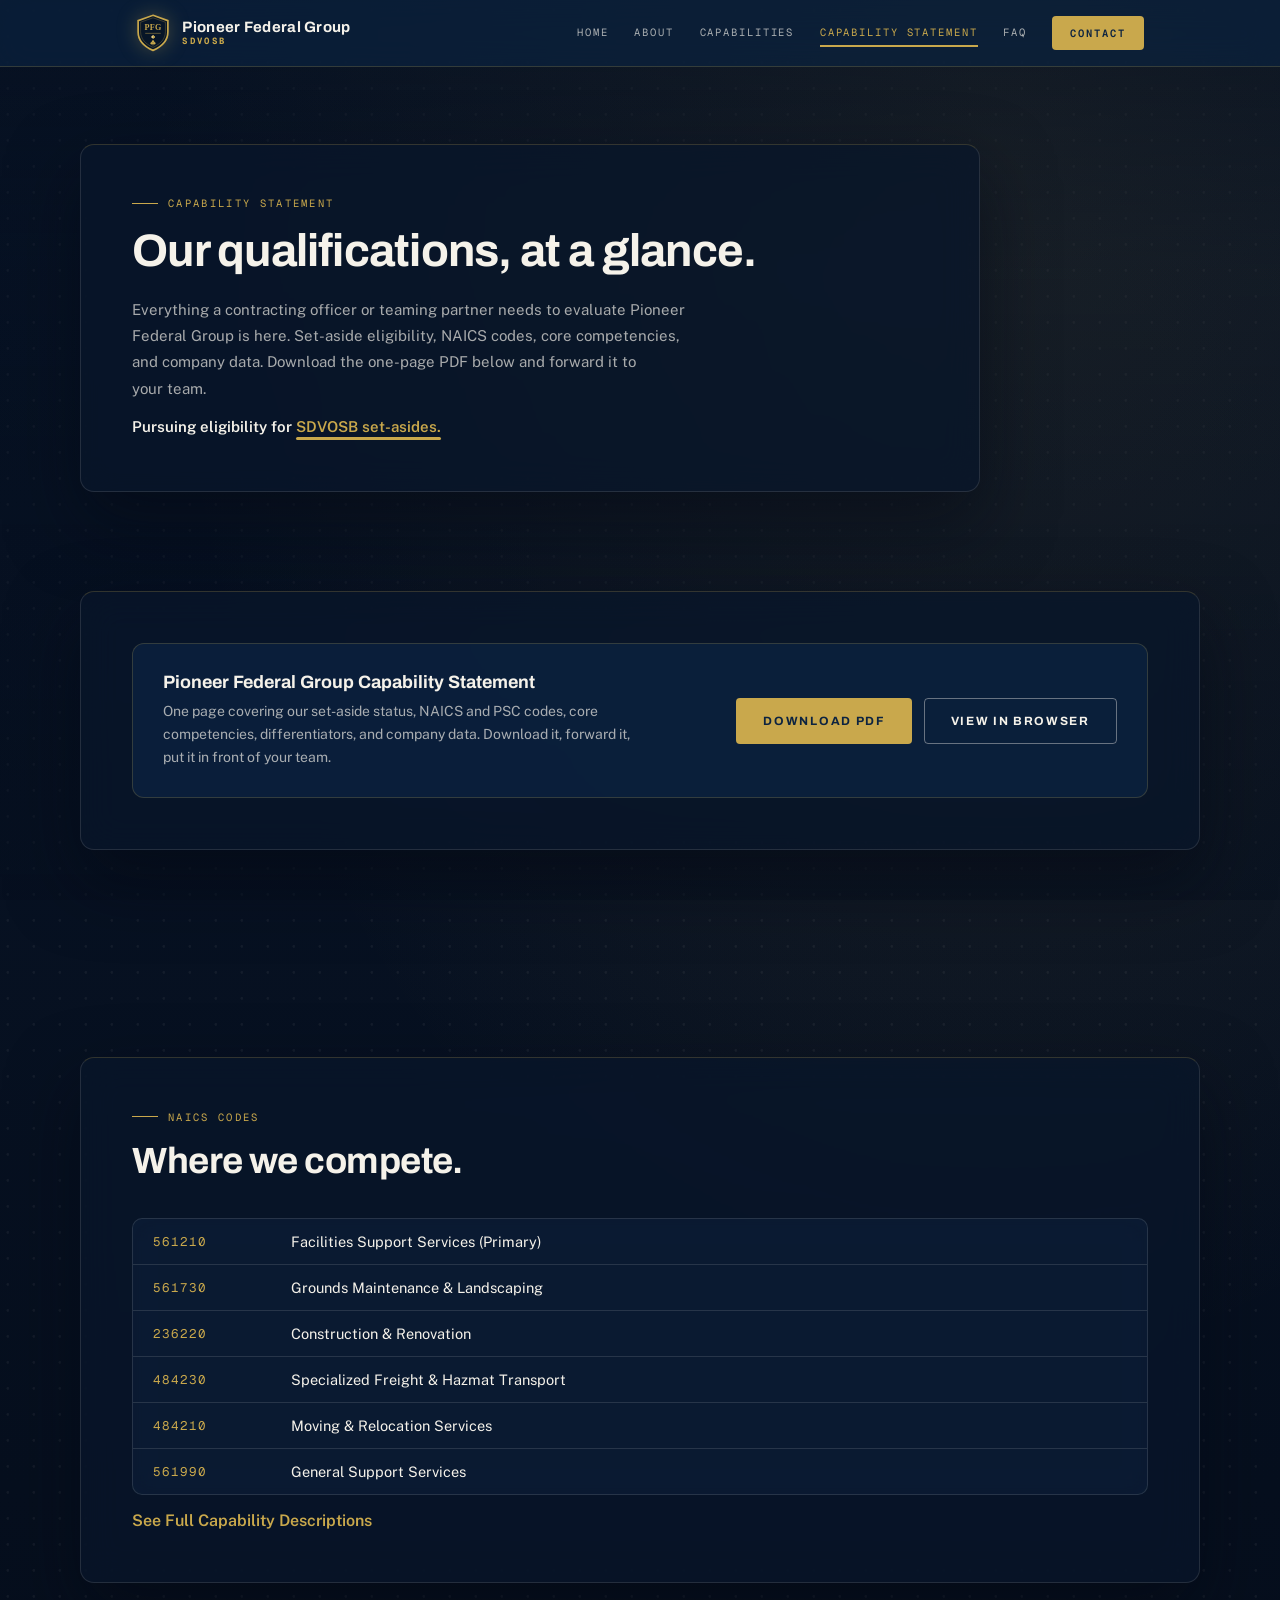
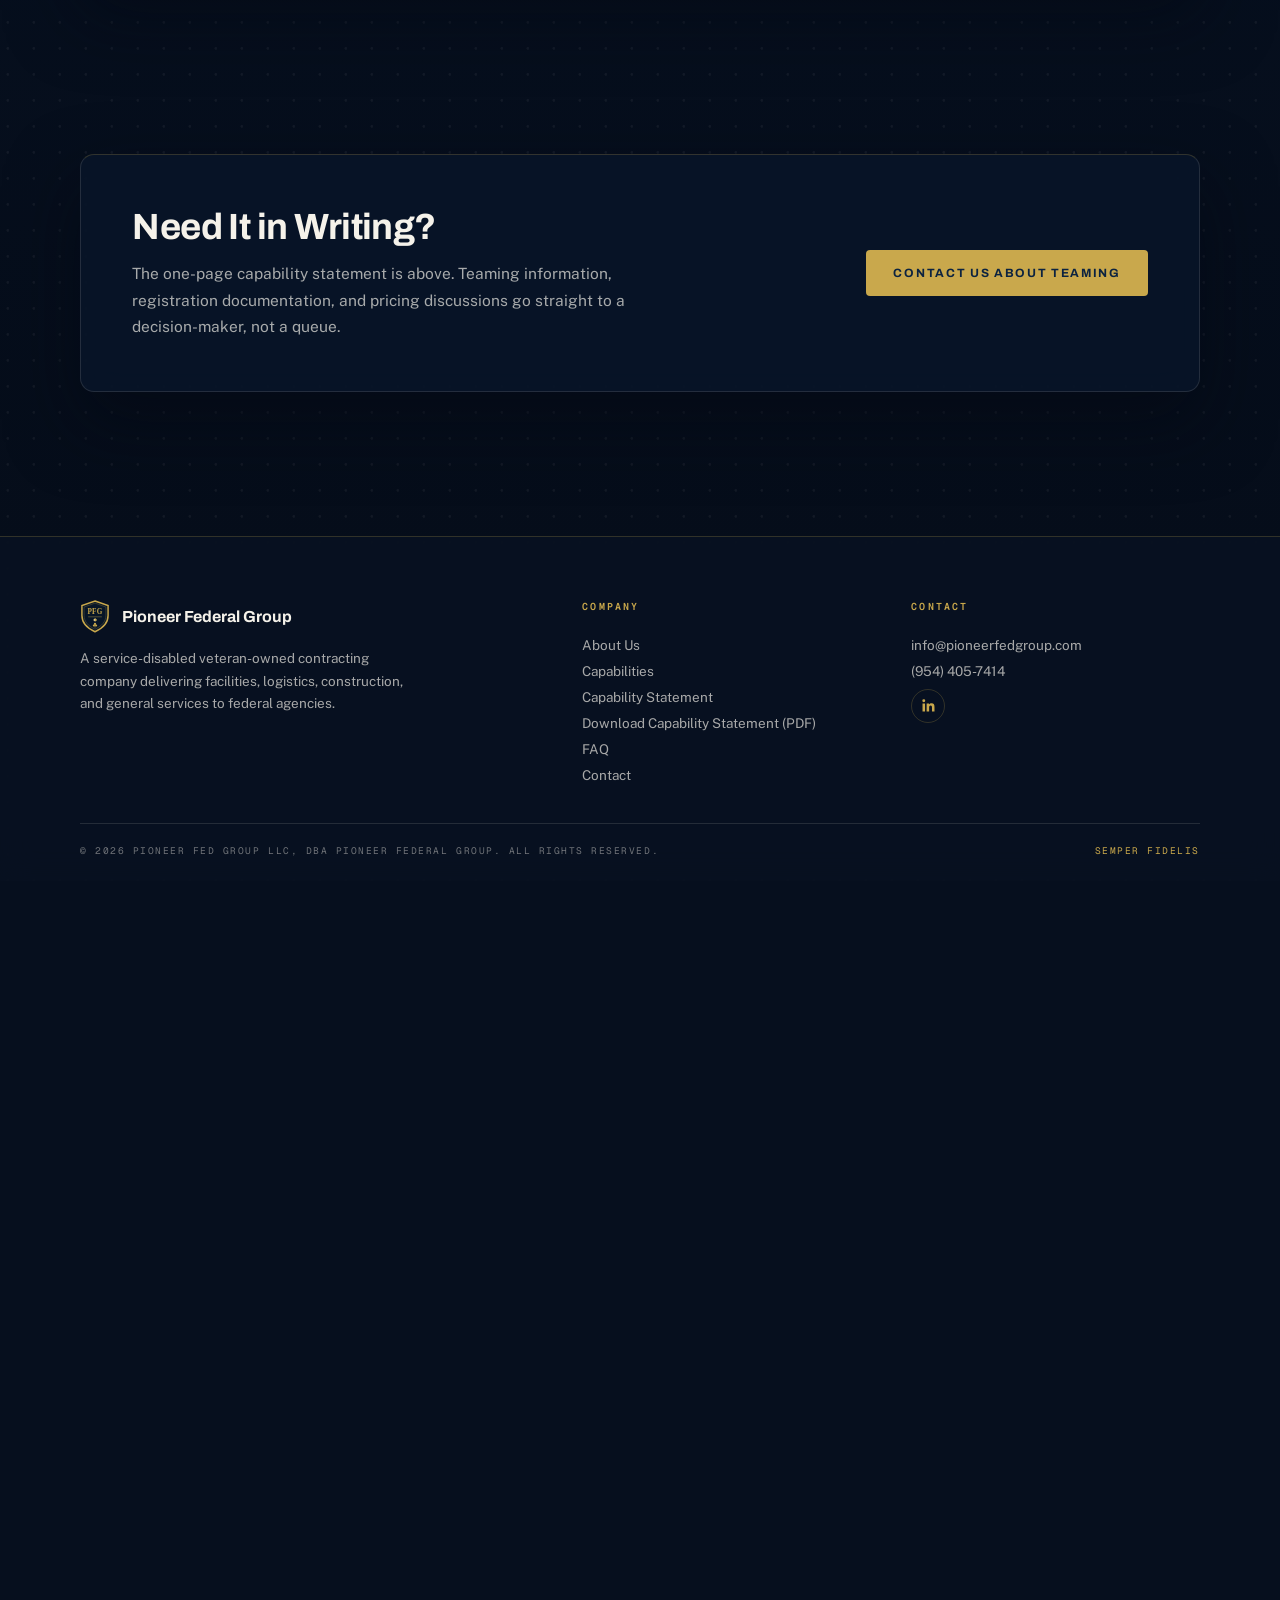
<file: certifications.html>
<!DOCTYPE html>
<html lang="en">
<head>
<meta charset="UTF-8">
<meta http-equiv="refresh" content="0; url=capability-statement.html">
<link rel="canonical" href="https://www.pioneerfedgroup.com/capability-statement.html">
<title>Capability Statement — Pioneer Federal Group</title>
</head>
<body>
<p>This page has moved to <a href="capability-statement.html">Capability Statement</a>.</p>
</body>
</html>
</file>
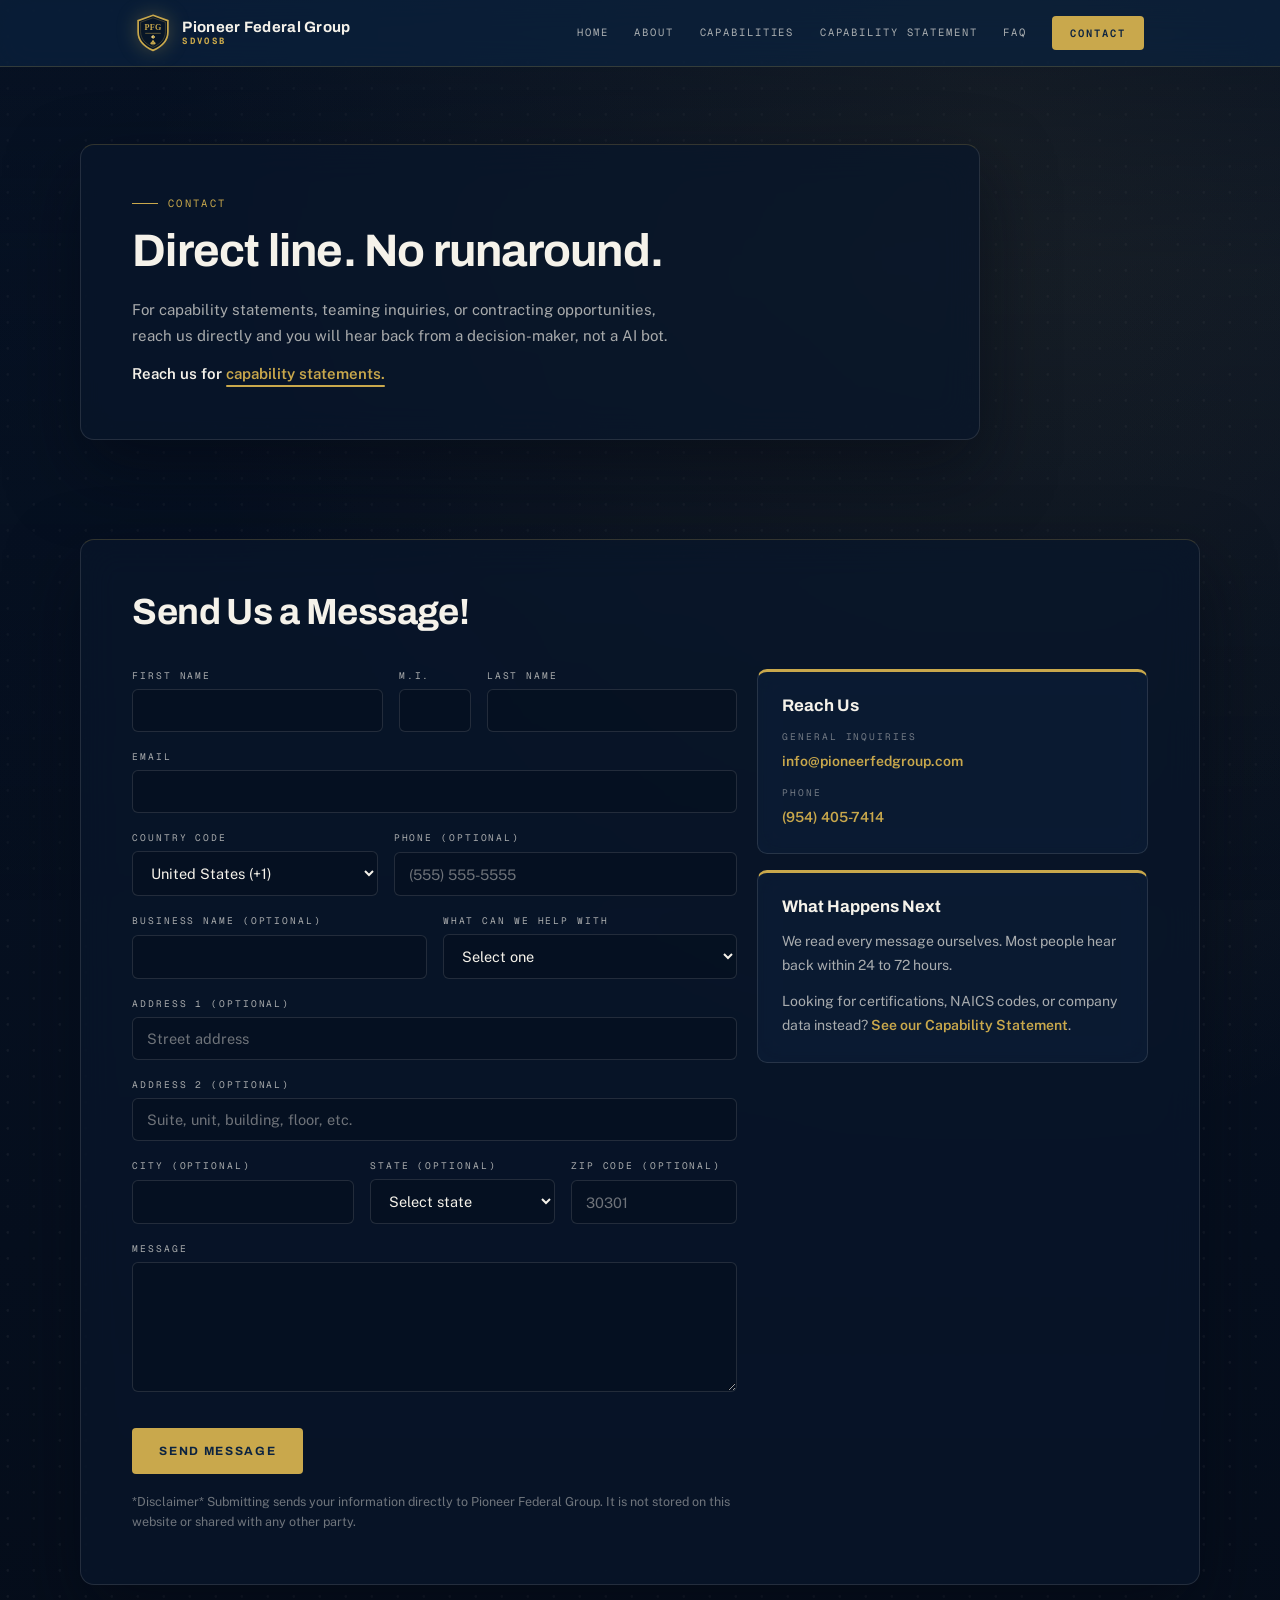
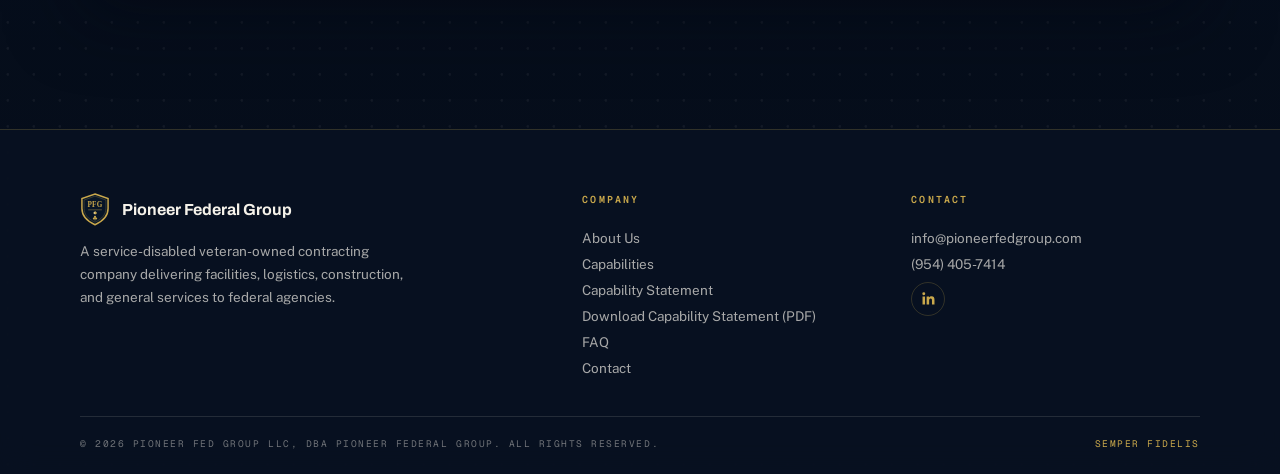
<file: contact.html>
<!doctype html>
<html lang="en">
<head>
<meta charset="utf-8" />
<meta name="viewport" content="width=device-width, initial-scale=1, viewport-fit=cover" />
<title>Contact &mdash; Pioneer Federal Group</title>
<meta name="description" content="For capability statements, teaming inquiries, or contracting opportunities, reach Pioneer Federal Group directly and hear back from a decision-maker." />
<link rel="preload" href="./fonts/GeistMono-Variable.woff2" as="font" type="font/woff2" crossorigin />
<link rel="preconnect" href="https://fonts.googleapis.com" />
<link rel="preconnect" href="https://fonts.gstatic.com" crossorigin />
<link href="https://fonts.googleapis.com/css2?family=Archivo:wght@500;600;700;800&family=Public+Sans:wght@400;500;600;700&display=swap" rel="stylesheet" />
<link rel="stylesheet" href="./css/site.css" />
<link rel="icon" href="./assets/favicon.ico" sizes="any" />
<link rel="icon" type="image/svg+xml" href="./assets/favicon.svg" />
<link rel="icon" type="image/png" sizes="32x32" href="./assets/favicon-32.png" />
<link rel="icon" type="image/png" sizes="64x64" href="./assets/favicon.png" />
<link rel="apple-touch-icon" href="./assets/apple-touch-icon.png" />
</head>
<body data-scene="2">

<canvas id="stage" aria-hidden="true"></canvas>
<div class="fx-scrim" aria-hidden="true"></div>

<nav class="nav">
  <div class="wrap">
    <a class="brand" href="index.html">
      <svg class="mark" viewBox="0 0 48 53" fill="none" aria-hidden="true"><path d="M24 1.5 L45 9 V25 C45 37.5 36.5 45.5 24 51 C11.5 45.5 3 37.5 3 25 V9 Z" fill="#071527" stroke="#C9A84C" stroke-width="2.4"/><path d="M24 5 L41.5 11.3 V24.6 C41.5 35.2 34.4 42 24 46.8 C13.6 42 6.5 35.2 6.5 24.6 V11.3 Z" fill="none" stroke="#C9A84C" stroke-width="0.7" opacity="0.55"/><text x="24" y="22.5" text-anchor="middle" font-family="Georgia, 'Times New Roman', serif" font-weight="700" font-size="11.5" fill="#C9A84C" letter-spacing="0.4">PFG</text><line x1="13" y1="27" x2="35" y2="27" stroke="#C9A84C" stroke-width="0.9" opacity="0.7"/><path d="M21 32 L24 29.5 L27 32 L24 34.5 Z" fill="#E3CD8B"/><path d="M24 29.5 L27 32 L24 34.5 Z" fill="#C9A84C"/><g transform="translate(24,40)"><circle cx="0" cy="-1.6" r="1.7" fill="#C9A84C"/><circle cx="-1.8" cy="1" r="1.7" fill="#C9A84C"/><circle cx="1.8" cy="1" r="1.7" fill="#C9A84C"/><path d="M0 0 L0 3.6" stroke="#C9A84C" stroke-width="1" stroke-linecap="round"/></g></svg>
      <span class="name">Pioneer Federal Group<small>SDVOSB</small></span>
    </a>
    <button class="nav-toggle" aria-label="Open menu">&#9776;</button>
    <div class="nav-links">
      <a href="index.html">Home</a>
      <a href="about.html">About</a>
      <a href="services.html">Capabilities</a>
      <a href="capability-statement.html">Capability Statement</a>
      <a href="faq.html">FAQ</a>
      <a href="contact.html" class="active nav-cta" aria-current="page">Contact</a>
    </div>
  </div>
</nav>

<main>
  <header class="page-hero">
    <div class="wrap">
      <div class="panel">
        <span class="eyebrow">Contact</span>
        <h1>Direct line. No runaround.</h1>
        <p class="lead">For capability statements, teaming inquiries, or contracting opportunities, reach us directly and you will hear back from a decision-maker, not a AI bot.</p>
        <p class="rotate-line">Reach us for <span class="rotator" data-rotate='["capability statements.","teaming inquiries.","contracting opportunities."]'>capability statements.</span></p>
      </div>
    </div>
  </header>

  <section class="section tight">
    <div class="wrap">
      <div class="panel">
        <div class="section-head">
          <h2 class="h2">Send Us a Message!</h2>
        </div>
        <div class="contact-grid">
          <form id="contact-form" action="https://api.web3forms.com/submit" method="POST">
            <input type="hidden" name="access_key" value="2fbfb614-8fbd-42cf-84bb-05c754e65958">
            <input type="hidden" name="subject" value="New message from pioneerfedgroup.com">
            <input type="hidden" name="from_name" value="Pioneer Federal Group Website">
            <input type="hidden" name="loaded_at" id="f-loaded-at" value="">
            <input type="checkbox" name="botcheck" class="form-honeypot" tabindex="-1" autocomplete="off">

            <div class="form-row form-row-name">
              <div class="form-field">
                <label for="f-first">First Name</label>
                <input type="text" id="f-first" name="first_name" autocomplete="given-name" required>
              </div>
              <div class="form-field form-field-mi">
                <label for="f-mi">M.I.</label>
                <input type="text" id="f-mi" name="middle_initial" maxlength="1" autocomplete="additional-name">
              </div>
              <div class="form-field">
                <label for="f-last">Last Name</label>
                <input type="text" id="f-last" name="last_name" autocomplete="family-name" required>
              </div>
            </div>

            <div class="form-field">
              <label for="f-email">Email</label>
              <input type="email" id="f-email" name="email" autocomplete="email" required>
            </div>

            <div class="form-row form-row-phone">
              <div class="form-field">
                <label for="f-phone-country">Country Code</label>
                <select id="f-phone-country" name="country_code"></select>
              </div>
              <div class="form-field">
                <label for="f-phone">Phone (Optional)</label>
                <input type="tel" id="f-phone" name="phone" autocomplete="tel" placeholder="(555) 555-5555">
              </div>
            </div>

            <div class="form-row">
              <div class="form-field">
                <label for="f-business">Business Name (Optional)</label>
                <input type="text" id="f-business" name="business_name" autocomplete="organization">
              </div>
              <div class="form-field">
                <label for="f-service">What Can We Help With</label>
                <select id="f-service" name="service_interest" required>
                  <option value="" disabled selected>Select one</option>
                  <option value="Facilities Support">Facilities Support</option>
                  <option value="Construction &amp; Repair">Construction &amp; Repair</option>
                  <option value="Freight &amp; Hazmat Transport">Freight &amp; Hazmat Transport</option>
                  <option value="Grounds &amp; Landscaping">Grounds &amp; Landscaping</option>
                  <option value="Moving &amp; Relocation">Moving &amp; Relocation</option>
                  <option value="General Support Services">General Support Services</option>
                  <option value="Capability Statement Request">Capability Statement Request</option>
                  <option value="Teaming / Subcontracting">Teaming / Subcontracting</option>
                  <option value="Other">Other</option>
                </select>
              </div>
            </div>

            <div class="form-field">
              <label for="f-address1">Address 1 (Optional)</label>
              <input type="text" id="f-address1" name="address_line_1" autocomplete="address-line1" placeholder="Street address">
            </div>

            <div class="form-field">
              <label for="f-address2">Address 2 (Optional)</label>
              <input type="text" id="f-address2" name="address_line_2" autocomplete="address-line2" placeholder="Suite, unit, building, floor, etc.">
            </div>

            <div class="form-row form-row-citystate">
              <div class="form-field">
                <label for="f-city">City (Optional)</label>
                <input type="text" id="f-city" name="city" autocomplete="address-level2">
              </div>
              <div class="form-field">
                <label for="f-state">State (Optional)</label>
                <select id="f-state" name="state"></select>
              </div>
              <div class="form-field">
                <label for="f-zip">Zip Code (Optional)</label>
                <input type="text" id="f-zip" name="zip_code" inputmode="numeric" autocomplete="postal-code" maxlength="10" placeholder="30301">
              </div>
            </div>

            <div class="form-field">
              <label for="f-message">Message</label>
              <textarea id="f-message" name="message" required></textarea>
            </div>

            <div class="h-captcha" data-captcha="true"></div>

            <button type="submit" class="btn solid form-submit">Send Message</button>
            <p class="form-privacy-note">*Disclaimer* Submitting sends your information directly to Pioneer Federal Group. It is not stored on this website or shared with any other party.</p>
            <div id="form-status" class="form-status" role="status"></div>
          </form>

          <div>
            <div class="contact-card">
              <h4>Reach Us</h4>
              <p class="reach-line"><span>General Inquiries</span><a href="mailto:info@pioneerfedgroup.com">info@pioneerfedgroup.com</a></p>
              <p class="reach-line"><span>Phone</span><a href="tel:+19544057414">(954) 405-7414</a></p>
            </div>
            <div class="contact-card">
              <h4>What Happens Next</h4>
              <p>We read every message ourselves. Most people hear back within 24 to 72 hours.</p>
              <p>Looking for certifications, NAICS codes, or company data instead? <a href="capability-statement.html">See our Capability Statement</a>.</p>
            </div>
          </div>
        </div>
      </div>
    </div>
  </section>
</main>

<footer class="footer">
  <div class="wrap">
    <div class="top">
      <div>
        <a class="brandline" href="index.html">
          <svg class="mark" viewBox="0 0 48 53" fill="none" aria-hidden="true"><path d="M24 1.5 L45 9 V25 C45 37.5 36.5 45.5 24 51 C11.5 45.5 3 37.5 3 25 V9 Z" fill="#071527" stroke="#C9A84C" stroke-width="2.4"/><path d="M24 5 L41.5 11.3 V24.6 C41.5 35.2 34.4 42 24 46.8 C13.6 42 6.5 35.2 6.5 24.6 V11.3 Z" fill="none" stroke="#C9A84C" stroke-width="0.7" opacity="0.55"/><text x="24" y="22.5" text-anchor="middle" font-family="Georgia, 'Times New Roman', serif" font-weight="700" font-size="11.5" fill="#C9A84C" letter-spacing="0.4">PFG</text><line x1="13" y1="27" x2="35" y2="27" stroke="#C9A84C" stroke-width="0.9" opacity="0.7"/><path d="M21 32 L24 29.5 L27 32 L24 34.5 Z" fill="#E3CD8B"/><path d="M24 29.5 L27 32 L24 34.5 Z" fill="#C9A84C"/><g transform="translate(24,40)"><circle cx="0" cy="-1.6" r="1.7" fill="#C9A84C"/><circle cx="-1.8" cy="1" r="1.7" fill="#C9A84C"/><circle cx="1.8" cy="1" r="1.7" fill="#C9A84C"/><path d="M0 0 L0 3.6" stroke="#C9A84C" stroke-width="1" stroke-linecap="round"/></g></svg>
          <span>Pioneer Federal Group</span>
        </a>
        <p>A service-disabled veteran-owned contracting company delivering facilities, logistics, construction, and general services to federal agencies.</p>
      </div>
      <div class="footcol">
        <h4>Company</h4>
        <a href="about.html">About Us</a>
        <a href="services.html">Capabilities</a>
        <a href="capability-statement.html">Capability Statement</a>
        <a href="./assets/PFG-Capability-Statement.pdf" download>Download Capability Statement (PDF)</a>
        <a href="faq.html">FAQ</a>
        <a href="contact.html">Contact</a>
      </div>
      <div class="footcol">
        <h4>Contact</h4>
        <a href="mailto:info@pioneerfedgroup.com">info@pioneerfedgroup.com</a>
        <a href="tel:+19544057414">(954) 405-7414</a>
        <a class="li-glyph" href="https://www.linkedin.com/company/pioneerfedgroup/" target="_blank" rel="noopener" aria-label="Pioneer Federal Group on LinkedIn"><svg viewBox="0 0 24 24" width="17" height="17" fill="currentColor" aria-hidden="true"><path d="M20.45 20.45h-3.55v-5.57c0-1.33-.03-3.04-1.85-3.04-1.85 0-2.14 1.45-2.14 2.94v5.67H9.36V9h3.41v1.56h.05c.47-.9 1.63-1.85 3.36-1.85 3.6 0 4.27 2.37 4.27 5.46v6.28zM5.34 7.43a2.06 2.06 0 1 1 0-4.12 2.06 2.06 0 0 1 0 4.12zM7.12 20.45H3.56V9h3.56v11.45z"/></svg></a>
      </div>
    </div>
    <div class="legal">
      <span>&copy; 2026 Pioneer Fed Group LLC, DBA Pioneer Federal Group. All rights reserved.</span>
      <span class="gold">Semper Fidelis</span>
    </div>
  </div>
</footer>

<script src="./js/country-codes.js"></script>
<script src="./js/contact-form.js"></script>
<script src="https://web3forms.com/client/script.js" async defer></script>
<script src="./js/rotate.js"></script>
<script type="module" src="./js/bg.js"></script>
</body>
</html>
</file>
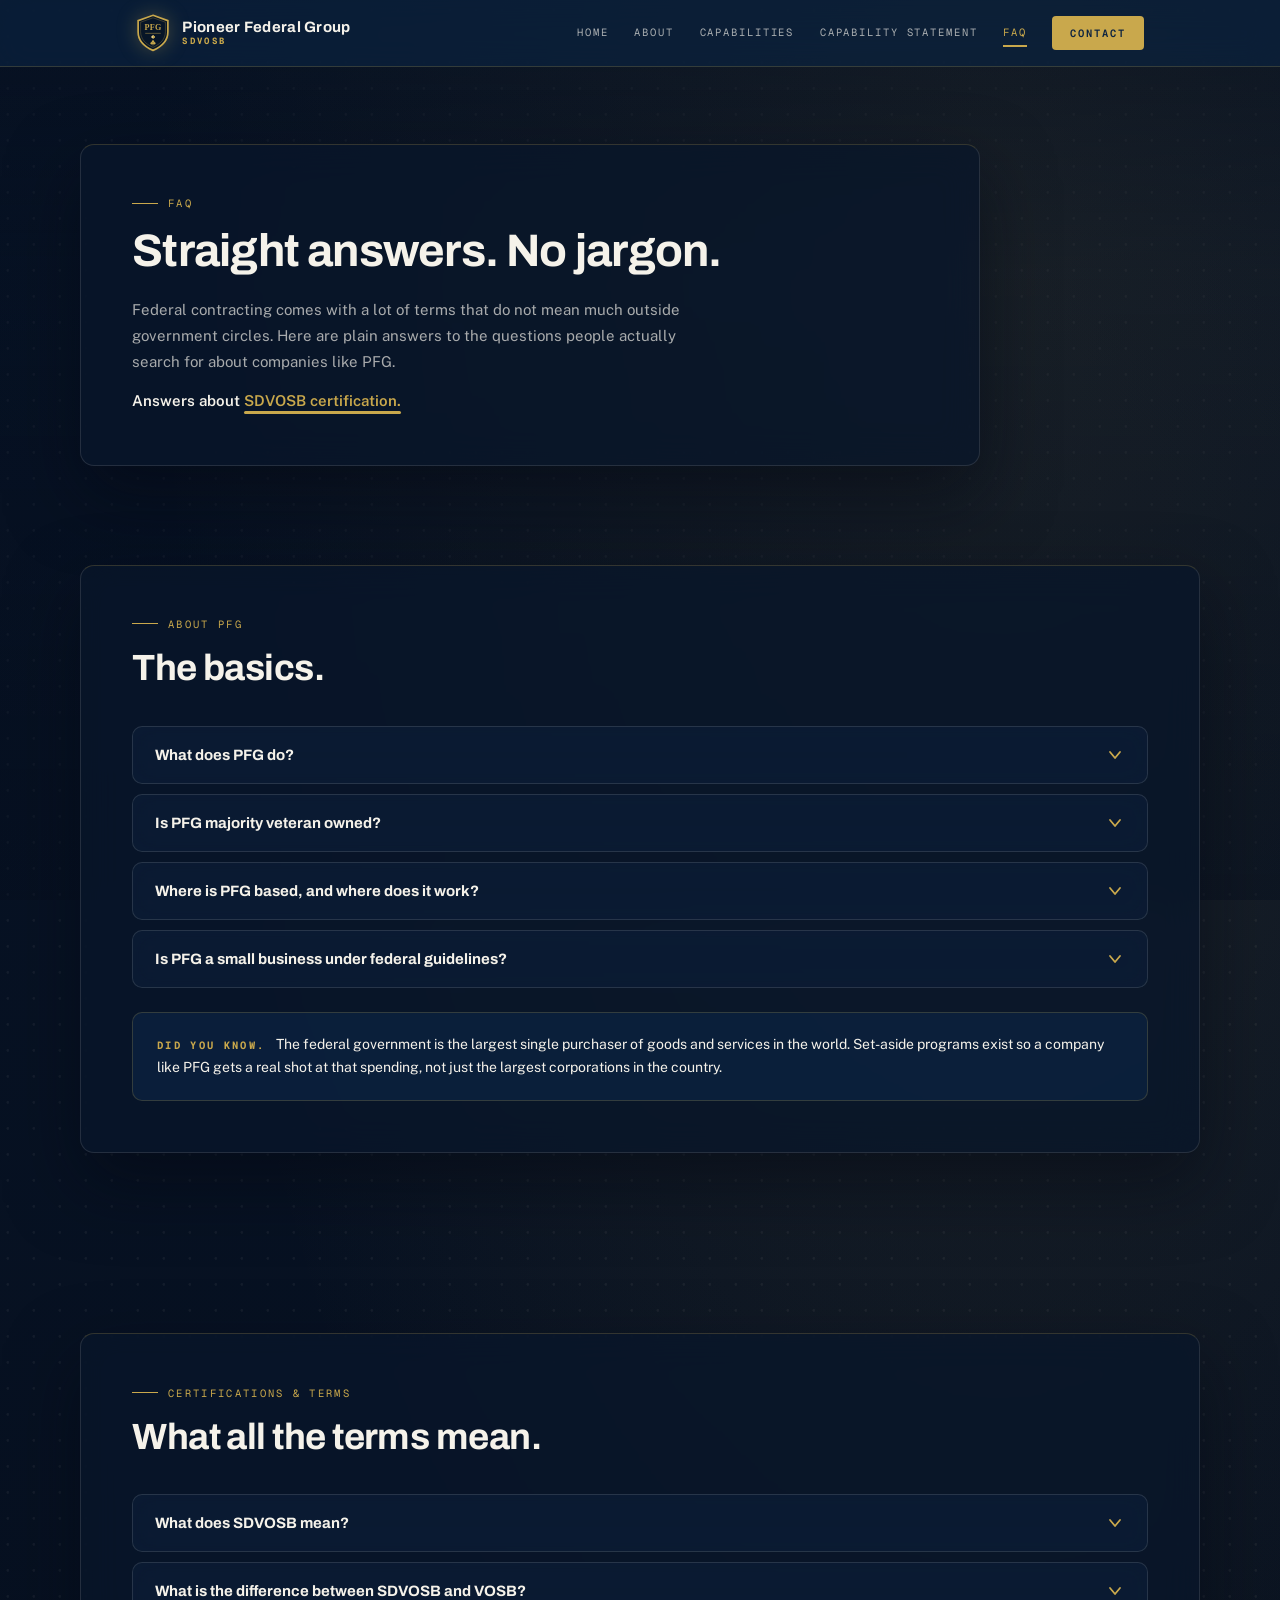
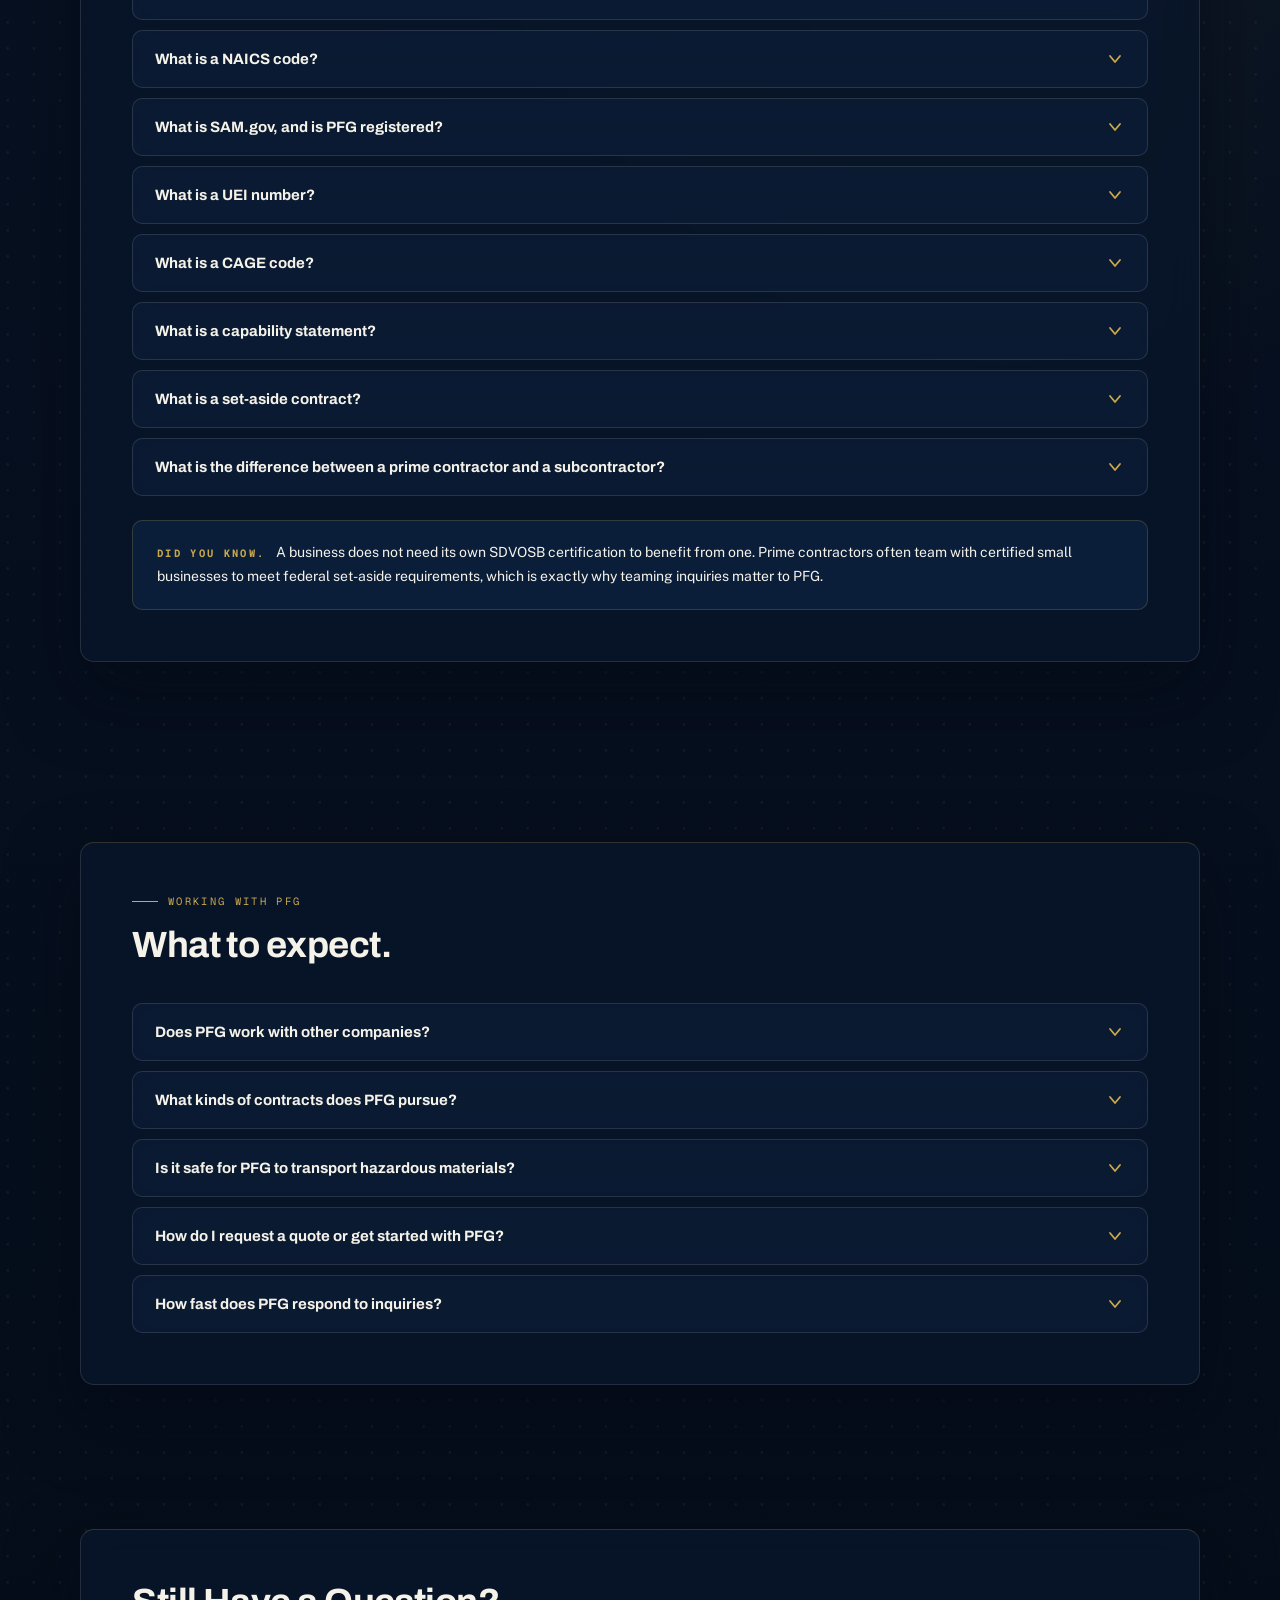
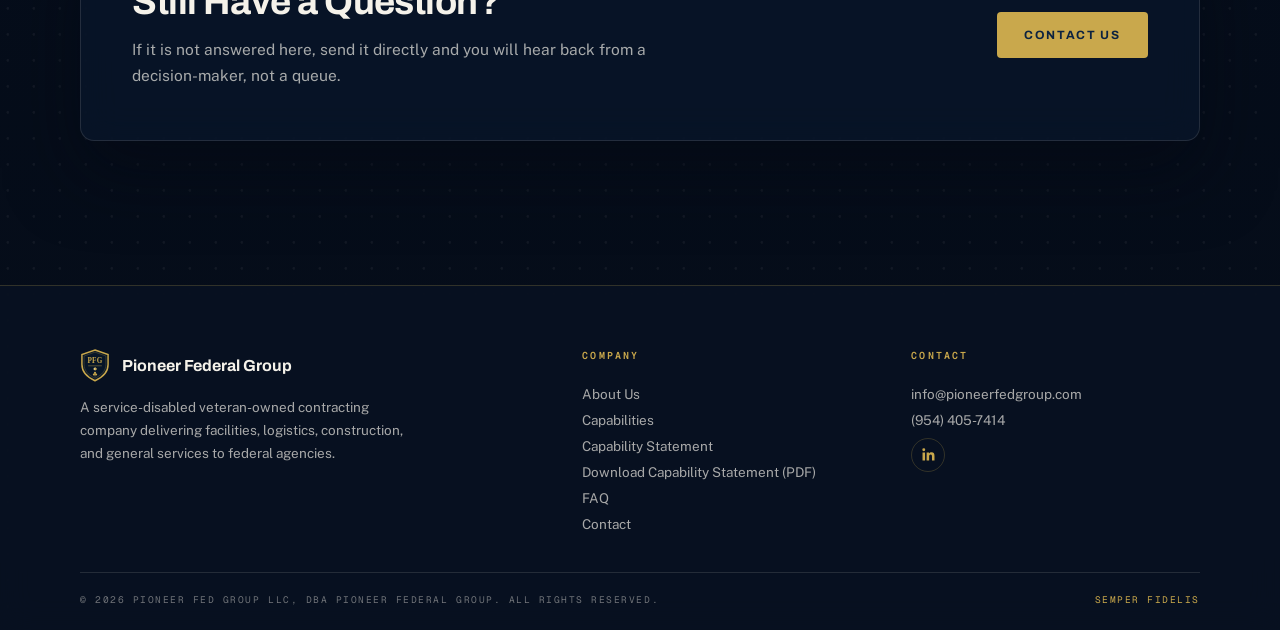
<file: faq.html>
<!doctype html>
<html lang="en">
<head>
<meta charset="utf-8" />
<meta name="viewport" content="width=device-width, initial-scale=1, viewport-fit=cover" />
<title>FAQ &mdash; Pioneer Federal Group</title>
<meta name="description" content="Straight answers about SDVOSB certification, NAICS codes, SAM.gov registration, set-aside contracts, and working with Pioneer Federal Group." />
<link rel="preload" href="./fonts/GeistMono-Variable.woff2" as="font" type="font/woff2" crossorigin />
<link rel="preconnect" href="https://fonts.googleapis.com" />
<link rel="preconnect" href="https://fonts.gstatic.com" crossorigin />
<link href="https://fonts.googleapis.com/css2?family=Archivo:wght@500;600;700;800&family=Public+Sans:wght@400;500;600;700&display=swap" rel="stylesheet" />
<link rel="stylesheet" href="./css/site.css" />
<link rel="icon" href="./assets/favicon.ico" sizes="any" />
<link rel="icon" type="image/svg+xml" href="./assets/favicon.svg" />
<link rel="icon" type="image/png" sizes="32x32" href="./assets/favicon-32.png" />
<link rel="icon" type="image/png" sizes="64x64" href="./assets/favicon.png" />
<link rel="apple-touch-icon" href="./assets/apple-touch-icon.png" />
<script type="application/ld+json">
{
  "@context": "https://schema.org",
  "@type": "FAQPage",
  "mainEntity": [
    {
      "@type": "Question",
      "name": "What does PFG do?",
      "acceptedAnswer": {
        "@type": "Answer",
        "text": "PFG provides facilities support, construction and repair, freight and hazmat transport, grounds maintenance, moving services, and general support work for federal agencies. One team handles the entire job from start to finish, so a customer is never juggling multiple vendors for a single project."
      }
    },
    {
      "@type": "Question",
      "name": "Is PFG majority veteran owned?",
      "acceptedAnswer": {
        "@type": "Answer",
        "text": "Yes. PFG is majority owned and controlled by a service-disabled veteran, which is what makes it eligible for SDVOSB status. Full leadership details are on the About page."
      }
    },
    {
      "@type": "Question",
      "name": "Where is PFG based, and where does it work?",
      "acceptedAnswer": {
        "@type": "Answer",
        "text": "PFG is headquartered in Georgia. Federal contract work is not limited by geography, so PFG takes on projects wherever an agency needs the work done."
      }
    },
    {
      "@type": "Question",
      "name": "Is PFG a small business under federal guidelines?",
      "acceptedAnswer": {
        "@type": "Answer",
        "text": "Yes. PFG qualifies as a small business under SBA size standards for its NAICS codes, which is what opens the door to small business set-aside contracts in the first place."
      }
    },
    {
      "@type": "Question",
      "name": "What does SDVOSB mean?",
      "acceptedAnswer": {
        "@type": "Answer",
        "text": "SDVOSB stands for Service-Disabled Veteran-Owned Small Business. It means a veteran with a service-connected disability owns most of the company and actually runs it, not just on paper. PFG qualifies under these rules, with certification currently in progress. Read the official rules on the Small Business Administration's website."
      }
    },
    {
      "@type": "Question",
      "name": "What is the difference between SDVOSB and VOSB?",
      "acceptedAnswer": {
        "@type": "Answer",
        "text": "Both mean a business is majority owned and controlled by a veteran. SDVOSB specifically requires the veteran to have a service-connected disability, while VOSB does not. PFG qualifies under both categories."
      }
    },
    {
      "@type": "Question",
      "name": "What is a NAICS code?",
      "acceptedAnswer": {
        "@type": "Answer",
        "text": "A NAICS code is a number the government uses to sort businesses by what kind of work they do. It helps agencies match a contract to the right company. PFG holds codes for facilities support, construction, freight and hazmat transport, grounds maintenance, moving services, and general support. Look up any code on the U.S. Census Bureau's website."
      }
    },
    {
      "@type": "Question",
      "name": "What is SAM.gov, and is PFG registered?",
      "acceptedAnswer": {
        "@type": "Answer",
        "text": "SAM.gov is the government's official system for registering as a federal contractor. A company has to be listed there before it can bid on or win a federal contract. PFG is registered and Active in SAM.gov, with a UEI and CAGE code on record. Visit SAM.gov directly to see how it works."
      }
    },
    {
      "@type": "Question",
      "name": "What is a UEI number?",
      "acceptedAnswer": {
        "@type": "Answer",
        "text": "UEI stands for Unique Entity ID. It is the number every business needs in SAM.gov to be eligible for federal contracts, and it replaced the older DUNS number system. PFG's UEI is CPL4BBE1VFF9."
      }
    },
    {
      "@type": "Question",
      "name": "What is a CAGE code?",
      "acceptedAnswer": {
        "@type": "Answer",
        "text": "CAGE stands for Commercial and Government Entity code. It is a short code that identifies a specific business location for federal contracting and logistics purposes. PFG's CAGE code is 238V9."
      }
    },
    {
      "@type": "Question",
      "name": "What is a capability statement?",
      "acceptedAnswer": {
        "@type": "Answer",
        "text": "It is a short summary of what a company does, what it is certified for, and how to reach it. Contracting officers use it to quickly check if a business is a good fit. PFG's capability statement can be viewed online, and the full document is available on request."
      }
    },
    {
      "@type": "Question",
      "name": "What is a set-aside contract?",
      "acceptedAnswer": {
        "@type": "Answer",
        "text": "A set-aside is a federal contract that only certain types of businesses are allowed to compete for, such as small businesses or SDVOSBs. Set-asides exist so smaller companies are not squeezed out by large corporations on every opportunity. Read more on the Small Business Administration's website."
      }
    },
    {
      "@type": "Question",
      "name": "What is the difference between a prime contractor and a subcontractor?",
      "acceptedAnswer": {
        "@type": "Answer",
        "text": "A prime contractor holds the contract directly with the federal agency and is responsible for the entire scope of work. A subcontractor is hired by the prime to complete part of that work. PFG takes on both roles depending on the opportunity."
      }
    },
    {
      "@type": "Question",
      "name": "Does PFG work with other companies?",
      "acceptedAnswer": {
        "@type": "Answer",
        "text": "Yes. PFG regularly teams with other businesses, sometimes as the prime contractor and sometimes as a subcontractor. Reach out through the Contact page to start that conversation."
      }
    },
    {
      "@type": "Question",
      "name": "What kinds of contracts does PFG pursue?",
      "acceptedAnswer": {
        "@type": "Answer",
        "text": "PFG focuses on set-aside opportunities for SDVOSB, VOSB, and small businesses, primarily in facilities, construction, transportation, and general support for federal agencies."
      }
    },
    {
      "@type": "Question",
      "name": "Is it safe for PFG to transport hazardous materials?",
      "acceptedAnswer": {
        "@type": "Answer",
        "text": "Yes. PFG's freight and hazmat transport work follows the compliance rules set by the Pipeline and Hazardous Materials Safety Administration, coordinated with certified carriers at every step."
      }
    },
    {
      "@type": "Question",
      "name": "How do I request a quote or get started with PFG?",
      "acceptedAnswer": {
        "@type": "Answer",
        "text": "Send a message through the Contact page or email directly. A real person reviews every inquiry, not an automated system."
      }
    },
    {
      "@type": "Question",
      "name": "How fast does PFG respond to inquiries?",
      "acceptedAnswer": {
        "@type": "Answer",
        "text": "Most people hear back within 24 to 72 hours."
      }
    }
  ]
}
</script>
</head>
<body data-scene="0">

<canvas id="stage" aria-hidden="true"></canvas>
<div class="fx-scrim" aria-hidden="true"></div>

<nav class="nav">
  <div class="wrap">
    <a class="brand" href="index.html">
      <svg class="mark" viewBox="0 0 48 53" fill="none" aria-hidden="true"><path d="M24 1.5 L45 9 V25 C45 37.5 36.5 45.5 24 51 C11.5 45.5 3 37.5 3 25 V9 Z" fill="#071527" stroke="#C9A84C" stroke-width="2.4"/><path d="M24 5 L41.5 11.3 V24.6 C41.5 35.2 34.4 42 24 46.8 C13.6 42 6.5 35.2 6.5 24.6 V11.3 Z" fill="none" stroke="#C9A84C" stroke-width="0.7" opacity="0.55"/><text x="24" y="22.5" text-anchor="middle" font-family="Georgia, 'Times New Roman', serif" font-weight="700" font-size="11.5" fill="#C9A84C" letter-spacing="0.4">PFG</text><line x1="13" y1="27" x2="35" y2="27" stroke="#C9A84C" stroke-width="0.9" opacity="0.7"/><path d="M21 32 L24 29.5 L27 32 L24 34.5 Z" fill="#E3CD8B"/><path d="M24 29.5 L27 32 L24 34.5 Z" fill="#C9A84C"/><g transform="translate(24,40)"><circle cx="0" cy="-1.6" r="1.7" fill="#C9A84C"/><circle cx="-1.8" cy="1" r="1.7" fill="#C9A84C"/><circle cx="1.8" cy="1" r="1.7" fill="#C9A84C"/><path d="M0 0 L0 3.6" stroke="#C9A84C" stroke-width="1" stroke-linecap="round"/></g></svg>
      <span class="name">Pioneer Federal Group<small>SDVOSB</small></span>
    </a>
    <button class="nav-toggle" aria-label="Open menu">&#9776;</button>
    <div class="nav-links">
      <a href="index.html">Home</a>
      <a href="about.html">About</a>
      <a href="services.html">Capabilities</a>
      <a href="capability-statement.html">Capability Statement</a>
      <a href="faq.html" class="active" aria-current="page">FAQ</a>
      <a href="contact.html" class="nav-cta">Contact</a>
    </div>
  </div>
</nav>

<main>
  <header class="page-hero">
    <div class="wrap">
      <div class="panel">
        <span class="eyebrow">FAQ</span>
        <h1>Straight answers. No jargon.</h1>
        <p class="lead">Federal contracting comes with a lot of terms that do not mean much outside government circles. Here are plain answers to the questions people actually search for about companies like PFG.</p>
        <p class="rotate-line">Answers about <span class="rotator" data-rotate='["SDVOSB certification.","NAICS codes.","SAM.gov registration.","set-aside contracts.","working with PFG."]'>SDVOSB certification.</span></p>
      </div>
    </div>
  </header>

  <section class="section tight" id="about">
    <div class="wrap">
      <div class="panel">
        <div class="section-head">
          <span class="eyebrow">About PFG</span>
          <h2 class="h2">The basics.</h2>
        </div>
        <div class="faq-list">
          <div class="faq-item">
            <button class="faq-q" aria-expanded="false"><span>What does PFG do?</span><svg class="faq-chevron" viewBox="0 0 20 20" fill="none" aria-hidden="true"><path d="M5 7l5 6 5-6" stroke="currentColor" stroke-width="1.8" stroke-linecap="round" stroke-linejoin="round"/></svg></button>
            <div class="faq-a"><p>PFG provides facilities support, construction and repair, freight and hazmat transport, grounds maintenance, moving services, and general support work for federal agencies. One team handles the entire job from start to finish, so a customer is never juggling multiple vendors for a single project.</p></div>
          </div>
          <div class="faq-item">
            <button class="faq-q" aria-expanded="false"><span>Is PFG majority veteran owned?</span><svg class="faq-chevron" viewBox="0 0 20 20" fill="none" aria-hidden="true"><path d="M5 7l5 6 5-6" stroke="currentColor" stroke-width="1.8" stroke-linecap="round" stroke-linejoin="round"/></svg></button>
            <div class="faq-a"><p>Yes. PFG is majority owned and controlled by a service-disabled veteran, which is what makes it eligible for SDVOSB status. Full leadership details are on the <a href="about.html">About page</a>.</p></div>
          </div>
          <div class="faq-item">
            <button class="faq-q" aria-expanded="false"><span>Where is PFG based, and where does it work?</span><svg class="faq-chevron" viewBox="0 0 20 20" fill="none" aria-hidden="true"><path d="M5 7l5 6 5-6" stroke="currentColor" stroke-width="1.8" stroke-linecap="round" stroke-linejoin="round"/></svg></button>
            <div class="faq-a"><p>PFG is headquartered in Georgia. Federal contract work is not limited by geography, so PFG takes on projects wherever an agency needs the work done.</p></div>
          </div>
          <div class="faq-item">
            <button class="faq-q" aria-expanded="false"><span>Is PFG a small business under federal guidelines?</span><svg class="faq-chevron" viewBox="0 0 20 20" fill="none" aria-hidden="true"><path d="M5 7l5 6 5-6" stroke="currentColor" stroke-width="1.8" stroke-linecap="round" stroke-linejoin="round"/></svg></button>
            <div class="faq-a"><p>Yes. PFG qualifies as a small business under <a href="https://www.sba.gov/federal-contracting/contracting-guide/size-standards" target="_blank" rel="noopener">SBA size standards</a> for its NAICS codes, which is what opens the door to small business set-aside contracts in the first place.</p></div>
          </div>
        </div>
        <div class="data-block"><strong>Did You Know.</strong> The federal government is the largest single purchaser of goods and services in the world. Set-aside programs exist so a company like PFG gets a real shot at that spending, not just the largest corporations in the country.</div>
      </div>
    </div>
  </section>
  <section class="section" id="certifications">
    <div class="wrap">
      <div class="panel">
        <div class="section-head">
          <span class="eyebrow">Certifications &amp; Terms</span>
          <h2 class="h2">What all the terms mean.</h2>
        </div>
        <div class="faq-list">
          <div class="faq-item">
            <button class="faq-q" aria-expanded="false"><span>What does SDVOSB mean?</span><svg class="faq-chevron" viewBox="0 0 20 20" fill="none" aria-hidden="true"><path d="M5 7l5 6 5-6" stroke="currentColor" stroke-width="1.8" stroke-linecap="round" stroke-linejoin="round"/></svg></button>
            <div class="faq-a"><p>SDVOSB stands for Service-Disabled Veteran-Owned Small Business. It means a veteran with a service-connected disability owns most of the company and actually runs it, not just on paper. PFG qualifies under these rules, with certification currently in progress. Read the official rules on the <a href="https://www.sba.gov/federal-contracting/contracting-assistance-programs/veteran-service-disabled-veteran-owned-small-business" target="_blank" rel="noopener">Small Business Administration's website</a>.</p></div>
          </div>
          <div class="faq-item">
            <button class="faq-q" aria-expanded="false"><span>What is the difference between SDVOSB and VOSB?</span><svg class="faq-chevron" viewBox="0 0 20 20" fill="none" aria-hidden="true"><path d="M5 7l5 6 5-6" stroke="currentColor" stroke-width="1.8" stroke-linecap="round" stroke-linejoin="round"/></svg></button>
            <div class="faq-a"><p>Both mean a business is majority owned and controlled by a veteran. SDVOSB specifically requires the veteran to have a service-connected disability, while VOSB does not. PFG qualifies under both categories.</p></div>
          </div>
          <div class="faq-item">
            <button class="faq-q" aria-expanded="false"><span>What is a NAICS code?</span><svg class="faq-chevron" viewBox="0 0 20 20" fill="none" aria-hidden="true"><path d="M5 7l5 6 5-6" stroke="currentColor" stroke-width="1.8" stroke-linecap="round" stroke-linejoin="round"/></svg></button>
            <div class="faq-a"><p>A NAICS code is a number the government uses to sort businesses by what kind of work they do. It helps agencies match a contract to the right company. PFG holds codes for facilities support, construction, freight and hazmat transport, grounds maintenance, moving services, and general support. Look up any code on the <a href="https://www.census.gov/naics/" target="_blank" rel="noopener">U.S. Census Bureau's website</a>.</p></div>
          </div>
          <div class="faq-item">
            <button class="faq-q" aria-expanded="false"><span>What is SAM.gov, and is PFG registered?</span><svg class="faq-chevron" viewBox="0 0 20 20" fill="none" aria-hidden="true"><path d="M5 7l5 6 5-6" stroke="currentColor" stroke-width="1.8" stroke-linecap="round" stroke-linejoin="round"/></svg></button>
            <div class="faq-a"><p>SAM.gov is the government's official system for registering as a federal contractor. A company has to be listed there before it can bid on or win a federal contract. PFG is registered and Active in SAM.gov, with a UEI and CAGE code on record. Visit <a href="https://sam.gov" target="_blank" rel="noopener">SAM.gov</a> directly to see how it works.</p></div>
          </div>
          <div class="faq-item">
            <button class="faq-q" aria-expanded="false"><span>What is a UEI number?</span><svg class="faq-chevron" viewBox="0 0 20 20" fill="none" aria-hidden="true"><path d="M5 7l5 6 5-6" stroke="currentColor" stroke-width="1.8" stroke-linecap="round" stroke-linejoin="round"/></svg></button>
            <div class="faq-a"><p>UEI stands for Unique Entity ID. It is the number every business needs in SAM.gov to be eligible for federal contracts, and it replaced the older DUNS number system. PFG's UEI is CPL4BBE1VFF9.</p></div>
          </div>
          <div class="faq-item">
            <button class="faq-q" aria-expanded="false"><span>What is a CAGE code?</span><svg class="faq-chevron" viewBox="0 0 20 20" fill="none" aria-hidden="true"><path d="M5 7l5 6 5-6" stroke="currentColor" stroke-width="1.8" stroke-linecap="round" stroke-linejoin="round"/></svg></button>
            <div class="faq-a"><p>CAGE stands for Commercial and Government Entity code. It is a short code that identifies a specific business location for federal contracting and logistics purposes. PFG's CAGE code is 238V9.</p></div>
          </div>
          <div class="faq-item">
            <button class="faq-q" aria-expanded="false"><span>What is a capability statement?</span><svg class="faq-chevron" viewBox="0 0 20 20" fill="none" aria-hidden="true"><path d="M5 7l5 6 5-6" stroke="currentColor" stroke-width="1.8" stroke-linecap="round" stroke-linejoin="round"/></svg></button>
            <div class="faq-a"><p>It is a short summary of what a company does, what it is certified for, and how to reach it. Contracting officers use it to quickly check if a business is a good fit. PFG's <a href="capability-statement.html">capability statement</a> can be viewed online, and the full document is available on request.</p></div>
          </div>
          <div class="faq-item">
            <button class="faq-q" aria-expanded="false"><span>What is a set-aside contract?</span><svg class="faq-chevron" viewBox="0 0 20 20" fill="none" aria-hidden="true"><path d="M5 7l5 6 5-6" stroke="currentColor" stroke-width="1.8" stroke-linecap="round" stroke-linejoin="round"/></svg></button>
            <div class="faq-a"><p>A set-aside is a federal contract that only certain types of businesses are allowed to compete for, such as small businesses or SDVOSBs. Set-asides exist so smaller companies are not squeezed out by large corporations on every opportunity. Read more on the <a href="https://www.sba.gov/federal-contracting" target="_blank" rel="noopener">Small Business Administration's website</a>.</p></div>
          </div>
          <div class="faq-item">
            <button class="faq-q" aria-expanded="false"><span>What is the difference between a prime contractor and a subcontractor?</span><svg class="faq-chevron" viewBox="0 0 20 20" fill="none" aria-hidden="true"><path d="M5 7l5 6 5-6" stroke="currentColor" stroke-width="1.8" stroke-linecap="round" stroke-linejoin="round"/></svg></button>
            <div class="faq-a"><p>A prime contractor holds the contract directly with the federal agency and is responsible for the entire scope of work. A subcontractor is hired by the prime to complete part of that work. PFG takes on both roles depending on the opportunity.</p></div>
          </div>
        </div>
        <div class="data-block"><strong>Did You Know.</strong> A business does not need its own SDVOSB certification to benefit from one. Prime contractors often team with certified small businesses to meet federal set-aside requirements, which is exactly why teaming inquiries matter to PFG.</div>
      </div>
    </div>
  </section>
  <section class="section" id="working-with-us">
    <div class="wrap">
      <div class="panel">
        <div class="section-head">
          <span class="eyebrow">Working With PFG</span>
          <h2 class="h2">What to expect.</h2>
        </div>
        <div class="faq-list">
          <div class="faq-item">
            <button class="faq-q" aria-expanded="false"><span>Does PFG work with other companies?</span><svg class="faq-chevron" viewBox="0 0 20 20" fill="none" aria-hidden="true"><path d="M5 7l5 6 5-6" stroke="currentColor" stroke-width="1.8" stroke-linecap="round" stroke-linejoin="round"/></svg></button>
            <div class="faq-a"><p>Yes. PFG regularly teams with other businesses, sometimes as the prime contractor and sometimes as a subcontractor. Reach out through the <a href="contact.html">Contact page</a> to start that conversation.</p></div>
          </div>
          <div class="faq-item">
            <button class="faq-q" aria-expanded="false"><span>What kinds of contracts does PFG pursue?</span><svg class="faq-chevron" viewBox="0 0 20 20" fill="none" aria-hidden="true"><path d="M5 7l5 6 5-6" stroke="currentColor" stroke-width="1.8" stroke-linecap="round" stroke-linejoin="round"/></svg></button>
            <div class="faq-a"><p>PFG focuses on set-aside opportunities for SDVOSB, VOSB, and small businesses, primarily in facilities, construction, transportation, and general support for federal agencies.</p></div>
          </div>
          <div class="faq-item">
            <button class="faq-q" aria-expanded="false"><span>Is it safe for PFG to transport hazardous materials?</span><svg class="faq-chevron" viewBox="0 0 20 20" fill="none" aria-hidden="true"><path d="M5 7l5 6 5-6" stroke="currentColor" stroke-width="1.8" stroke-linecap="round" stroke-linejoin="round"/></svg></button>
            <div class="faq-a"><p>Yes. PFG's freight and hazmat transport work follows the compliance rules set by the <a href="https://www.phmsa.dot.gov" target="_blank" rel="noopener">Pipeline and Hazardous Materials Safety Administration</a>, coordinated with certified carriers at every step.</p></div>
          </div>
          <div class="faq-item">
            <button class="faq-q" aria-expanded="false"><span>How do I request a quote or get started with PFG?</span><svg class="faq-chevron" viewBox="0 0 20 20" fill="none" aria-hidden="true"><path d="M5 7l5 6 5-6" stroke="currentColor" stroke-width="1.8" stroke-linecap="round" stroke-linejoin="round"/></svg></button>
            <div class="faq-a"><p>Send a message through the <a href="contact.html">Contact page</a> or email directly. A real person reviews every inquiry, not an automated system.</p></div>
          </div>
          <div class="faq-item">
            <button class="faq-q" aria-expanded="false"><span>How fast does PFG respond to inquiries?</span><svg class="faq-chevron" viewBox="0 0 20 20" fill="none" aria-hidden="true"><path d="M5 7l5 6 5-6" stroke="currentColor" stroke-width="1.8" stroke-linecap="round" stroke-linejoin="round"/></svg></button>
            <div class="faq-a"><p>Most people hear back within 24 to 72 hours.</p></div>
          </div>
        </div>
      </div>
    </div>
  </section>

  <section class="section tight">
    <div class="wrap">
      <div class="panel">
        <div class="cta-strip-inner">
          <div>
            <h2 class="h2">Still Have a Question?</h2>
            <p>If it is not answered here, send it directly and you will hear back from a decision-maker, not a queue.</p>
          </div>
          <a class="btn solid" href="contact.html">Contact Us</a>
        </div>
      </div>
    </div>
  </section>
</main>

<footer class="footer">
  <div class="wrap">
    <div class="top">
      <div>
        <a class="brandline" href="index.html">
          <svg class="mark" viewBox="0 0 48 53" fill="none" aria-hidden="true"><path d="M24 1.5 L45 9 V25 C45 37.5 36.5 45.5 24 51 C11.5 45.5 3 37.5 3 25 V9 Z" fill="#071527" stroke="#C9A84C" stroke-width="2.4"/><path d="M24 5 L41.5 11.3 V24.6 C41.5 35.2 34.4 42 24 46.8 C13.6 42 6.5 35.2 6.5 24.6 V11.3 Z" fill="none" stroke="#C9A84C" stroke-width="0.7" opacity="0.55"/><text x="24" y="22.5" text-anchor="middle" font-family="Georgia, 'Times New Roman', serif" font-weight="700" font-size="11.5" fill="#C9A84C" letter-spacing="0.4">PFG</text><line x1="13" y1="27" x2="35" y2="27" stroke="#C9A84C" stroke-width="0.9" opacity="0.7"/><path d="M21 32 L24 29.5 L27 32 L24 34.5 Z" fill="#E3CD8B"/><path d="M24 29.5 L27 32 L24 34.5 Z" fill="#C9A84C"/><g transform="translate(24,40)"><circle cx="0" cy="-1.6" r="1.7" fill="#C9A84C"/><circle cx="-1.8" cy="1" r="1.7" fill="#C9A84C"/><circle cx="1.8" cy="1" r="1.7" fill="#C9A84C"/><path d="M0 0 L0 3.6" stroke="#C9A84C" stroke-width="1" stroke-linecap="round"/></g></svg>
          <span>Pioneer Federal Group</span>
        </a>
        <p>A service-disabled veteran-owned contracting company delivering facilities, logistics, construction, and general services to federal agencies.</p>
      </div>
      <div class="footcol">
        <h4>Company</h4>
        <a href="about.html">About Us</a>
        <a href="services.html">Capabilities</a>
        <a href="capability-statement.html">Capability Statement</a>
        <a href="./assets/PFG-Capability-Statement.pdf" download>Download Capability Statement (PDF)</a>
        <a href="faq.html">FAQ</a>
        <a href="contact.html">Contact</a>
      </div>
      <div class="footcol">
        <h4>Contact</h4>
        <a href="mailto:info@pioneerfedgroup.com">info@pioneerfedgroup.com</a>
        <a href="tel:+19544057414">(954) 405-7414</a>
        <a class="li-glyph" href="https://www.linkedin.com/company/pioneerfedgroup/" target="_blank" rel="noopener" aria-label="Pioneer Federal Group on LinkedIn"><svg viewBox="0 0 24 24" width="17" height="17" fill="currentColor" aria-hidden="true"><path d="M20.45 20.45h-3.55v-5.57c0-1.33-.03-3.04-1.85-3.04-1.85 0-2.14 1.45-2.14 2.94v5.67H9.36V9h3.41v1.56h.05c.47-.9 1.63-1.85 3.36-1.85 3.6 0 4.27 2.37 4.27 5.46v6.28zM5.34 7.43a2.06 2.06 0 1 1 0-4.12 2.06 2.06 0 0 1 0 4.12zM7.12 20.45H3.56V9h3.56v11.45z"/></svg></a>
      </div>
    </div>
    <div class="legal">
      <span>&copy; 2026 Pioneer Fed Group LLC, DBA Pioneer Federal Group. All rights reserved.</span>
      <span class="gold">Semper Fidelis</span>
    </div>
  </div>
</footer>

<script src="./js/faq.js"></script>
<script src="./js/rotate.js"></script>
<script type="module" src="./js/bg.js"></script>
</body>
</html>
</file>
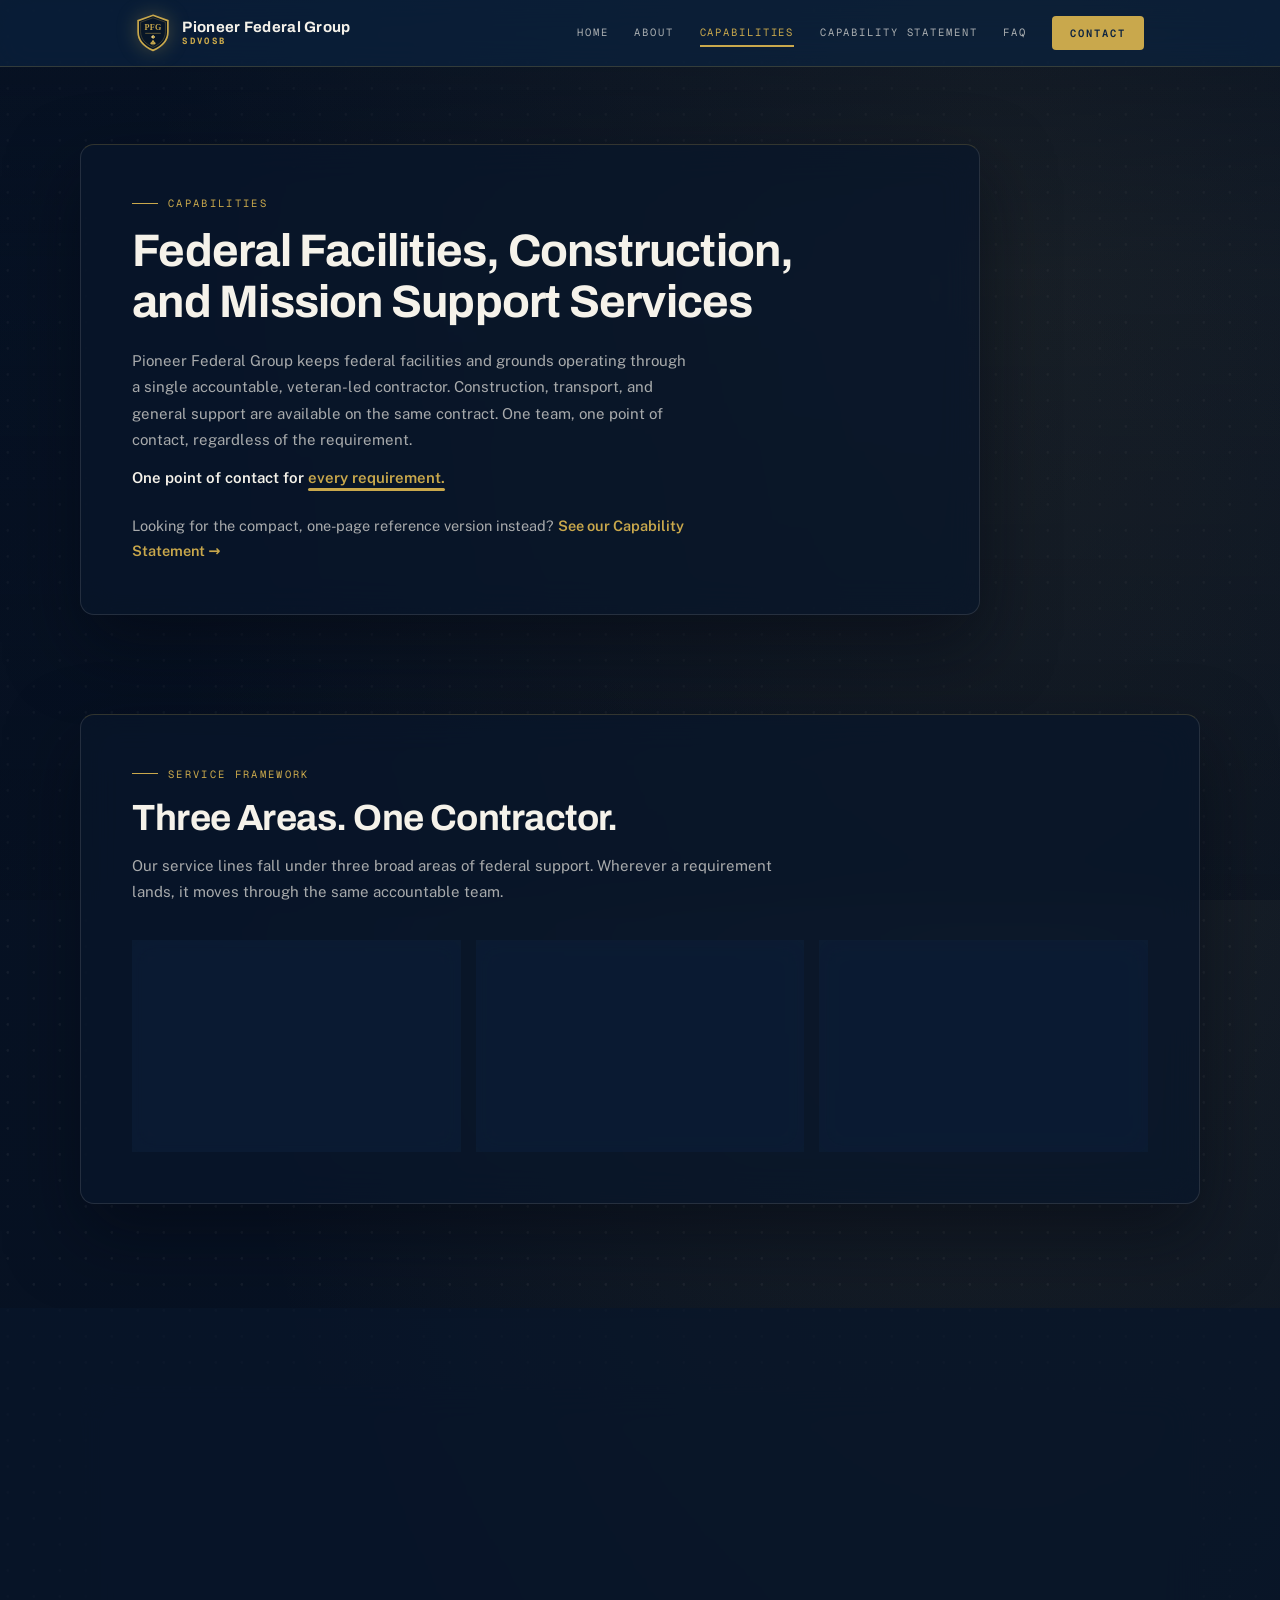
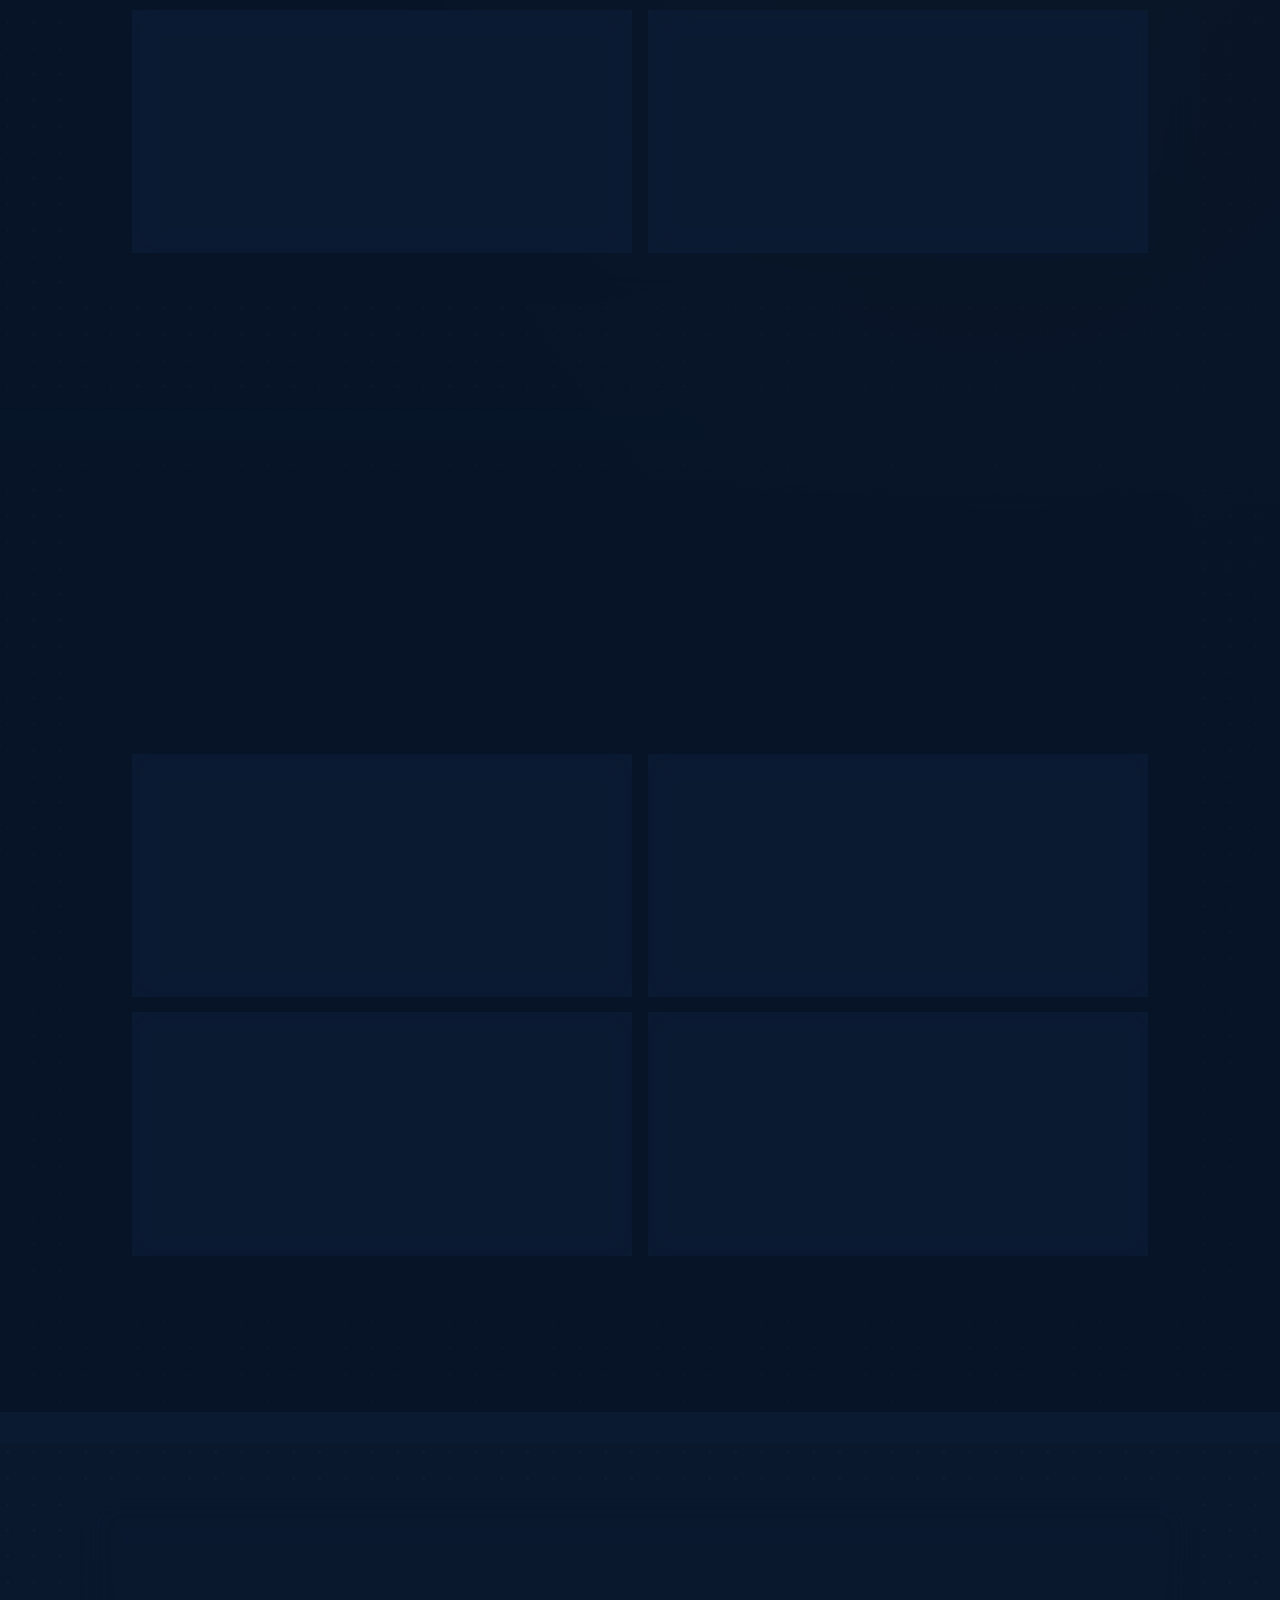
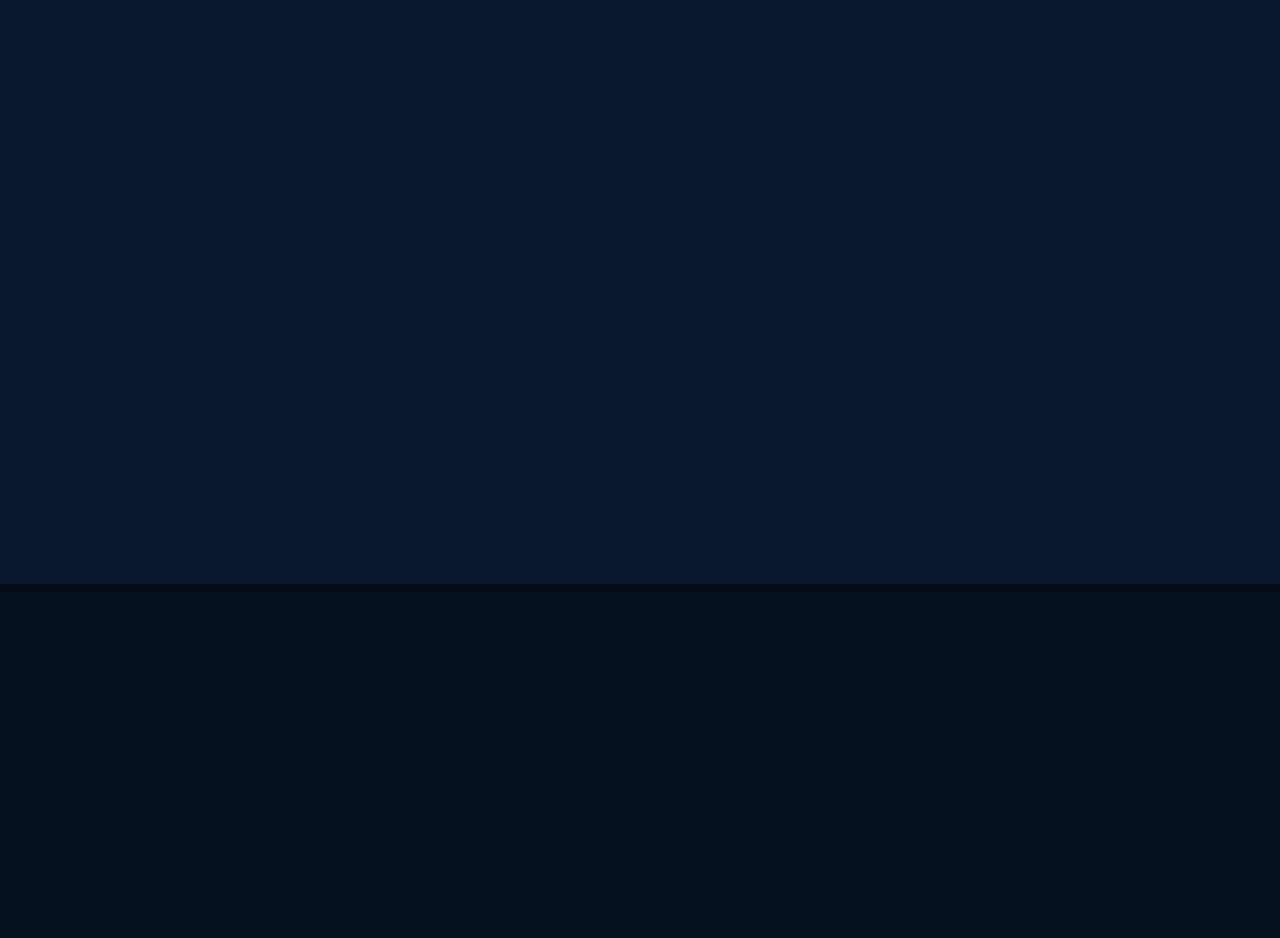
<file: services.html>
<!doctype html>
<html lang="en">
<head>
<meta charset="utf-8" />
<meta name="viewport" content="width=device-width, initial-scale=1, viewport-fit=cover" />
<title>Capabilities &mdash; Pioneer Federal Group</title>
<meta name="description" content="Facilities support, grounds maintenance, construction, specialized freight and hazmat, moving, and general support for federal agencies." />
<link rel="preload" href="./fonts/GeistMono-Variable.woff2" as="font" type="font/woff2" crossorigin />
<link rel="preconnect" href="https://fonts.googleapis.com" />
<link rel="preconnect" href="https://fonts.gstatic.com" crossorigin />
<link href="https://fonts.googleapis.com/css2?family=Archivo:wght@500;600;700;800&family=Public+Sans:wght@400;500;600;700&display=swap" rel="stylesheet" />
<link rel="stylesheet" href="./css/site.css" />
<link rel="icon" href="./assets/favicon.ico" sizes="any" />
<link rel="icon" type="image/svg+xml" href="./assets/favicon.svg" />
<link rel="icon" type="image/png" sizes="32x32" href="./assets/favicon-32.png" />
<link rel="icon" type="image/png" sizes="64x64" href="./assets/favicon.png" />
<link rel="apple-touch-icon" href="./assets/apple-touch-icon.png" />
</head>
<body data-scene="2">

<canvas id="stage" aria-hidden="true"></canvas>
<div class="fx-scrim" aria-hidden="true"></div>

<nav class="nav">
  <div class="wrap">
    <a class="brand" href="index.html">
      <svg class="mark" viewBox="0 0 48 53" fill="none" aria-hidden="true"><path d="M24 1.5 L45 9 V25 C45 37.5 36.5 45.5 24 51 C11.5 45.5 3 37.5 3 25 V9 Z" fill="#071527" stroke="#C9A84C" stroke-width="2.4"/><path d="M24 5 L41.5 11.3 V24.6 C41.5 35.2 34.4 42 24 46.8 C13.6 42 6.5 35.2 6.5 24.6 V11.3 Z" fill="none" stroke="#C9A84C" stroke-width="0.7" opacity="0.55"/><text x="24" y="22.5" text-anchor="middle" font-family="Georgia, 'Times New Roman', serif" font-weight="700" font-size="11.5" fill="#C9A84C" letter-spacing="0.4">PFG</text><line x1="13" y1="27" x2="35" y2="27" stroke="#C9A84C" stroke-width="0.9" opacity="0.7"/><path d="M21 32 L24 29.5 L27 32 L24 34.5 Z" fill="#E3CD8B"/><path d="M24 29.5 L27 32 L24 34.5 Z" fill="#C9A84C"/><g transform="translate(24,40)"><circle cx="0" cy="-1.6" r="1.7" fill="#C9A84C"/><circle cx="-1.8" cy="1" r="1.7" fill="#C9A84C"/><circle cx="1.8" cy="1" r="1.7" fill="#C9A84C"/><path d="M0 0 L0 3.6" stroke="#C9A84C" stroke-width="1" stroke-linecap="round"/></g></svg>
      <span class="name">Pioneer Federal Group<small>SDVOSB</small></span>
    </a>
    <button class="nav-toggle" aria-label="Open menu">&#9776;</button>
    <div class="nav-links">
      <a href="index.html">Home</a>
      <a href="about.html">About</a>
      <a href="services.html" class="active" aria-current="page">Capabilities</a>
      <a href="capability-statement.html">Capability Statement</a>
      <a href="faq.html">FAQ</a>
      <a href="contact.html" class="nav-cta">Contact</a>
    </div>
  </div>
</nav>

<main>
  <header class="page-hero">
    <div class="wrap">
      <div class="panel">
        <span class="eyebrow">Capabilities</span>
        <h1>Federal Facilities, Construction, and Mission Support Services</h1>
        <p class="lead">Pioneer Federal Group keeps federal facilities and grounds operating through a single accountable, veteran-led contractor. Construction, transport, and general support are available on the same contract. One team, one point of contact, regardless of the requirement.</p>
        <p class="rotate-line">One point of contact for <span class="rotator" data-rotate='["every requirement.","facilities.","construction.","freight &amp; hazmat.","grounds.","relocations.","general support."]'>every requirement.</span></p>
        <p class="lead small" style="margin-top:22px">Looking for the compact, one-page reference version instead? <a class="inline-link" href="capability-statement.html">See our Capability Statement &rarr;</a></p>
      </div>
    </div>
  </header>

  <section class="section tight">
    <div class="wrap">
      <div class="panel">
        <div class="section-head">
          <span class="eyebrow">Service Framework</span>
          <h2 class="h2">Three Areas. One Contractor.</h2>
          <p>Our service lines fall under three broad areas of federal support. Wherever a requirement lands, it moves through the same accountable team.</p>
        </div>
        <div class="framework-grid">
          <article class="framework-item">
            <span class="framework-num">01</span>
            <h3>Facilities &amp; Infrastructure</h3>
            <p>Facilities support, construction and renovation, and grounds maintenance that keep federal properties operational and mission-ready.</p>
          </article>
          <article class="framework-item">
            <span class="framework-num">02</span>
            <h3>Logistics &amp; Mobility</h3>
            <p>Specialized freight and hazmat transport, plus moving and relocation services, handled with compliance and accountability at every stage.</p>
          </article>
          <article class="framework-item">
            <span class="framework-num">03</span>
            <h3>Mission &amp; General Support</h3>
            <p>Flexible general support services that flex to agency needs whenever a requirement does not fit a single category.</p>
          </article>
        </div>
      </div>
    </div>
  </section>

  <section class="section">
    <div class="wrap">
      <div class="panel">
        <div class="section-head">
          <span class="eyebrow">Primary Focus</span>
          <h2 class="h2">Where we compete first.</h2>
          <p>Facilities support and grounds maintenance are where our sales effort, our subcontractor bench, and our contract pursuit are pointed. These are the two lanes we go after.</p>
        </div>
        <div class="grid grid-2">
          <article class="card">
            <span class="naics">NAICS 561210</span>
            <h3>Facilities Support Services</h3>
            <p>Federal facilities require consistent upkeep, coordination, and oversight to stay fully operational. Pioneer Federal Group provides facility support services that help agencies maintain safe, mission-ready environments through proactive management and dependable on-site support.</p>
          </article>
          <article class="card">
            <span class="naics">NAICS 561730</span>
            <h3>Grounds Maintenance &amp; Landscaping</h3>
            <p>Well-maintained grounds contribute to safety, professionalism, and operational readiness. We provide exterior maintenance services that keep federal properties presentable, accessible, and properly maintained throughout the year.</p>
          </article>
        </div>
      </div>
    </div>
  </section>

  <section class="section">
    <div class="wrap">
      <div class="panel">
        <div class="section-head">
          <span class="eyebrow">Additional Capabilities</span>
          <h2 class="h2">Available when the requirement calls for it.</h2>
          <p>We hold these NAICS codes in SAM.gov and we bid them when a contract fits. They are real capability, they are just not where we lead.</p>
        </div>
        <div class="grid grid-4">
          <article class="card">
            <span class="naics">NAICS 236220</span>
            <h3>Construction &amp; Renovation</h3>
            <p>From repairs and upgrades to larger improvement projects, we support construction requirements with disciplined planning and qualified resources. Our focus is delivering quality work that meets requirements on schedule, with minimal disruption to your operations.</p>
          </article>
          <article class="card">
            <span class="naics">NAICS 484230</span>
            <h3>Specialized Freight &amp; Hazmat Transport</h3>
            <p>Moving regulated or sensitive materials requires more than transportation. It requires coordination, compliance, and accountability at every stage. We support agencies with secure logistics solutions designed to move critical materials safely and in full compliance.</p>
          </article>
          <article class="card">
            <span class="naics">NAICS 484210</span>
            <h3>Moving &amp; Relocation Services</h3>
            <p>Relocations involve more than moving boxes. They demand planning, coordination, and careful execution to prevent disruptions to personnel and operations. We support office moves, facility transitions, and equipment relocations with a focus on asset protection and accountability from start to finish.</p>
          </article>
          <article class="card">
            <span class="naics">NAICS 561990</span>
            <h3>General Support Services</h3>
            <p>Every mission has unique requirements. Pioneer Federal Group provides flexible support solutions tailored to agency needs, helping organizations access the right personnel, coordination, and operational support to accomplish their objectives.</p>
          </article>
        </div>
      </div>
    </div>
  </section>

  <section class="section alt" id="delivery">
    <div class="wrap">
      <div class="panel">
        <div style="max-width:72ch">
          <span class="eyebrow">How We Deliver</span>
          <h2 class="h2">Work You Can Count On</h2>
          <p class="lead">Our delivery approach is built around one priority, reducing risk for contracting officers and program teams. From kickoff to closeout, we stay engaged, communicate early, and hold the work to the standard required.</p>
          <ul class="list">
            <li><svg class="tick" viewBox="0 0 20 20" fill="none" aria-hidden="true"><circle cx="10" cy="10" r="9" stroke="#C9A84C" stroke-width="1.4"/><path d="M6 10.5l2.5 2.5L14 7.5" stroke="#C9A84C" stroke-width="1.8" stroke-linecap="round"/></svg><span><b>Plan and Align.</b> Before work begins, we review requirements, identify constraints, and build a clear execution plan. Everyone knows the scope, the schedule, and their role.</span></li>
            <li><svg class="tick" viewBox="0 0 20 20" fill="none" aria-hidden="true"><circle cx="10" cy="10" r="9" stroke="#C9A84C" stroke-width="1.4"/><path d="M6 10.5l2.5 2.5L14 7.5" stroke="#C9A84C" stroke-width="1.8" stroke-linecap="round"/></svg><span><b>Execute and Monitor.</b> We stay actively engaged throughout performance, overseeing all personnel and vendors to ensure work stays on track, on schedule, and in compliance.</span></li>
            <li><svg class="tick" viewBox="0 0 20 20" fill="none" aria-hidden="true"><circle cx="10" cy="10" r="9" stroke="#C9A84C" stroke-width="1.4"/><path d="M6 10.5l2.5 2.5L14 7.5" stroke="#C9A84C" stroke-width="1.8" stroke-linecap="round"/></svg><span><b>Report and Adjust.</b> We keep contracting officers informed with straightforward updates, surface issues before they compound, and make adjustments quickly to keep work moving forward.</span></li>
          </ul>
          <div class="hero-cta" style="margin-top:30px">
            <a class="btn solid" href="capability-statement.html">See Our Capability Statement</a>
          </div>
        </div>
      </div>
    </div>
  </section>
</main>

<footer class="footer">
  <div class="wrap">
    <div class="top">
      <div>
        <a class="brandline" href="index.html">
          <svg class="mark" viewBox="0 0 48 53" fill="none" aria-hidden="true"><path d="M24 1.5 L45 9 V25 C45 37.5 36.5 45.5 24 51 C11.5 45.5 3 37.5 3 25 V9 Z" fill="#071527" stroke="#C9A84C" stroke-width="2.4"/><path d="M24 5 L41.5 11.3 V24.6 C41.5 35.2 34.4 42 24 46.8 C13.6 42 6.5 35.2 6.5 24.6 V11.3 Z" fill="none" stroke="#C9A84C" stroke-width="0.7" opacity="0.55"/><text x="24" y="22.5" text-anchor="middle" font-family="Georgia, 'Times New Roman', serif" font-weight="700" font-size="11.5" fill="#C9A84C" letter-spacing="0.4">PFG</text><line x1="13" y1="27" x2="35" y2="27" stroke="#C9A84C" stroke-width="0.9" opacity="0.7"/><path d="M21 32 L24 29.5 L27 32 L24 34.5 Z" fill="#E3CD8B"/><path d="M24 29.5 L27 32 L24 34.5 Z" fill="#C9A84C"/><g transform="translate(24,40)"><circle cx="0" cy="-1.6" r="1.7" fill="#C9A84C"/><circle cx="-1.8" cy="1" r="1.7" fill="#C9A84C"/><circle cx="1.8" cy="1" r="1.7" fill="#C9A84C"/><path d="M0 0 L0 3.6" stroke="#C9A84C" stroke-width="1" stroke-linecap="round"/></g></svg>
          <span>Pioneer Federal Group</span>
        </a>
        <p>A service-disabled veteran-owned contracting company delivering facilities, logistics, construction, and general services to federal agencies.</p>
      </div>
      <div class="footcol">
        <h4>Company</h4>
        <a href="about.html">About Us</a>
        <a href="services.html">Capabilities</a>
        <a href="capability-statement.html">Capability Statement</a>
        <a href="./assets/PFG-Capability-Statement.pdf" download>Download Capability Statement (PDF)</a>
        <a href="faq.html">FAQ</a>
        <a href="contact.html">Contact</a>
      </div>
      <div class="footcol">
        <h4>Contact</h4>
        <a href="mailto:info@pioneerfedgroup.com">info@pioneerfedgroup.com</a>
        <a href="tel:+19544057414">(954) 405-7414</a>
        <a class="li-glyph" href="https://www.linkedin.com/company/pioneerfedgroup/" target="_blank" rel="noopener" aria-label="Pioneer Federal Group on LinkedIn"><svg viewBox="0 0 24 24" width="17" height="17" fill="currentColor" aria-hidden="true"><path d="M20.45 20.45h-3.55v-5.57c0-1.33-.03-3.04-1.85-3.04-1.85 0-2.14 1.45-2.14 2.94v5.67H9.36V9h3.41v1.56h.05c.47-.9 1.63-1.85 3.36-1.85 3.6 0 4.27 2.37 4.27 5.46v6.28zM5.34 7.43a2.06 2.06 0 1 1 0-4.12 2.06 2.06 0 0 1 0 4.12zM7.12 20.45H3.56V9h3.56v11.45z"/></svg></a>
      </div>
    </div>
    <div class="legal">
      <span>&copy; 2026 Pioneer Fed Group LLC, DBA Pioneer Federal Group. All rights reserved.</span>
      <span class="gold">Semper Fidelis</span>
    </div>
  </div>
</footer>

<script src="./js/rotate.js"></script>
<script type="module" src="./js/bg.js"></script>
</body>
</html>
</file>
<file: css/site.css>
/* ===========================================================================
   PIONEER FEDERAL GROUP - glass over live shader wallpaper
   Palette: navy #0C2340 - gold #C9A84C - soft gold #E3CD8B - paper #F5F2EA
   =========================================================================== */

@font-face {
  font-family: "Geist Mono";
  src: url("../fonts/GeistMono-Variable.woff2") format("woff2-variations");
  font-weight: 100 900;
  font-style: normal;
  font-display: swap;
}

:root {
  --bg: #060F1E;
  --navy: #0C2340;
  --navy-2: #1B3A5C;
  --gold: #C9A84C;
  --gold-soft: #E3CD8B;
  --paper: #F5F2EA;
  --fg: #F5F2EA;
  --muted: rgba(245, 242, 234, 0.68);
  --dimmer: rgba(245, 242, 234, 0.44);
  --hair: rgba(201, 168, 76, 0.22);
  --hair-soft: rgba(245, 242, 234, 0.12);
  --glass: rgba(9, 22, 42, 0.74);
  --glass-2: rgba(13, 31, 57, 0.62);
  --green: #7FC79B;

  --f-display: "Archivo", "Public Sans", system-ui, -apple-system, sans-serif;
  --f-body: "Public Sans", system-ui, -apple-system, sans-serif;
  --f-mono: "Geist Mono", ui-monospace, SFMono-Regular, Menlo, monospace;

  --pad: clamp(20px, 4.4vw, 64px);
  --ease: cubic-bezier(0.22, 1, 0.36, 1);
}

*, *::before, *::after { box-sizing: border-box; }

html { -webkit-text-size-adjust: 100%; background: var(--bg); }

body {
  margin: 0;
  color: var(--fg);
  font-family: var(--f-body);
  font-weight: 400;
  overflow-x: hidden;
  -webkit-font-smoothing: antialiased;
  -moz-osx-font-smoothing: grayscale;
  /* static brand backdrop: always there, canvas simply paints over it */
  background:
    radial-gradient(120% 90% at 78% 6%, rgba(201, 168, 76, 0.13), transparent 55%),
    radial-gradient(circle at 30% 40%, rgba(245, 242, 234, 0.05) 1px, transparent 1.7px),
    linear-gradient(180deg, #081427 0%, #060F1E 60%, #050C18 100%);
  background-size: auto, 26px 26px, auto;
}

::selection { background: var(--gold); color: var(--navy); }

a { color: inherit; }
h1, h2, h3, h4, p, dl, dd, dt, ul, li { margin: 0; padding: 0; }
ul { list-style: none; }
img, svg { display: block; }

/* ---- the wallpaper ---- */

#stage {
  position: fixed;
  inset: 0;
  width: 100%;
  height: 100%;
  display: block;
  z-index: 0;
  opacity: 0;
  transition: opacity 1.6s var(--ease);
}
body.is-live #stage { opacity: 1; }

/* keeps type readable over the live scene without hiding it */
.fx-scrim {
  position: fixed;
  inset: 0;
  z-index: 1;
  pointer-events: none;
  background:
    linear-gradient(180deg, rgba(6,15,30,0.55) 0%, rgba(6,15,30,0.28) 30%, rgba(6,15,30,0.42) 100%);
}

/* ---- nav ---- */

.nav {
  position: fixed;
  top: 0; left: 0; right: 0;
  z-index: 10;
  background: rgba(12, 35, 64, 0.66);
  -webkit-backdrop-filter: blur(16px) saturate(1.15);
  backdrop-filter: blur(16px) saturate(1.15);
  border-bottom: 1px solid var(--hair);
}
.nav .wrap {
  display: flex;
  align-items: center;
  justify-content: space-between;
  gap: 18px;
  padding: 14px var(--pad);
}
.brand {
  display: inline-flex;
  align-items: center;
  gap: 12px;
  text-decoration: none;
}
.brand .mark { width: 34px; height: 38px; flex: none; filter: drop-shadow(0 0 10px rgba(201,168,76,0.3)); }
.brand .name {
  font-family: var(--f-display);
  font-weight: 700;
  font-size: 15px;
  letter-spacing: 0.02em;
  color: var(--paper);
  display: grid;
  line-height: 1.15;
}
.brand .name small {
  font-family: var(--f-mono);
  font-size: 9px;
  letter-spacing: 0.3em;
  color: var(--gold);
}
.nav-links { display: flex; align-items: center; gap: clamp(14px, 2vw, 26px); }
.nav-links a {
  font-family: var(--f-mono);
  font-size: 10.5px;
  letter-spacing: 0.18em;
  text-transform: uppercase;
  color: var(--muted);
  text-decoration: none;
  padding: 6px 0;
  border-bottom: 2px solid transparent;
  transition: color 0.35s var(--ease), border-color 0.35s var(--ease);
}
.nav-links a:hover { color: var(--gold-soft); }
.nav-links a.active { color: var(--gold); border-bottom-color: var(--gold); }
.nav-links a.nav-cta {
  background: var(--gold);
  color: var(--navy);
  font-weight: 600;
  padding: 10px 18px;
  border-radius: 4px;
  border-bottom: none;
  transition: background 0.35s var(--ease), transform 0.35s var(--ease);
}
.nav-links a.nav-cta:hover { background: var(--gold-soft); transform: translateY(-1px); }
.nav-toggle {
  display: none;
  background: none;
  border: 1px solid var(--hair);
  border-radius: 4px;
  color: var(--paper);
  font-size: 18px;
  line-height: 1;
  padding: 8px 12px;
  cursor: pointer;
}

/* ---- shared layout ---- */

main { position: relative; z-index: 4; }
.wrap { max-width: 1120px; margin: 0 auto; }
.section { padding: clamp(64px, 10vh, 120px) var(--pad); }
.section.tight { padding-top: clamp(40px, 6vh, 72px); }

/* frosted panel - the content layer that floats over the wallpaper */
.panel {
  background: var(--glass);
  -webkit-backdrop-filter: blur(18px) saturate(1.1);
  backdrop-filter: blur(18px) saturate(1.1);
  border: 1px solid var(--hair-soft);
  border-top: 1px solid var(--hair);
  border-radius: 14px;
  box-shadow: 0 30px 70px rgba(3, 8, 17, 0.5);
}

.kicker {
  display: flex;
  align-items: center;
  gap: 10px;
  font-family: var(--f-mono);
  font-size: 10.5px;
  letter-spacing: 0.26em;
  text-transform: uppercase;
  color: var(--gold);
  margin-bottom: 18px;
}
.kicker .dot, .kicker::before {
  content: "";
  width: 26px; height: 1px;
  background: var(--gold);
  flex: none;
}

.h1 {
  font-family: var(--f-display);
  font-size: clamp(2.2rem, 4.6vw, 3.9rem);
  font-weight: 800;
  letter-spacing: -0.028em;
  line-height: 1.04;
  margin: 0 0 22px;
}
.h1 .accent { color: var(--gold); }

.h2 {
  font-family: var(--f-display);
  font-size: clamp(1.7rem, 3.2vw, 2.6rem);
  font-weight: 800;
  letter-spacing: -0.024em;
  line-height: 1.1;
  margin: 0 0 18px;
}
.h3 {
  font-family: var(--f-display);
  font-size: clamp(1.1rem, 1.7vw, 1.4rem);
  font-weight: 700;
  letter-spacing: -0.012em;
  color: var(--gold-soft);
  margin: clamp(40px, 6vh, 60px) 0 20px;
}

.lead { font-size: clamp(15px, 1.12vw, 17.5px); line-height: 1.72; color: var(--muted); max-width: 62ch; }
.lead.small { font-size: 14.5px; }
.rotate-line { font-size: clamp(15px, 1.12vw, 17.5px); color: var(--paper); margin-top: 16px; font-weight: 600; }

.btn {
  display: inline-flex;
  align-items: center;
  justify-content: center;
  gap: 10px;
  font-family: var(--f-display);
  font-size: 12px;
  font-weight: 700;
  letter-spacing: 0.14em;
  text-transform: uppercase;
  text-decoration: none;
  padding: 15px 26px;
  border-radius: 4px;
  border: 1px solid transparent;
  cursor: pointer;
  transition: transform 0.35s var(--ease), background 0.35s var(--ease), border-color 0.35s var(--ease), color 0.35s var(--ease);
}
.btn:hover { transform: translateY(-2px); }
.btn.solid { background: var(--gold); color: var(--navy); }
.btn.solid:hover { background: var(--gold-soft); }
.btn.ghost { border-color: rgba(245, 242, 234, 0.4); color: var(--paper); }
.btn.ghost:hover { border-color: var(--gold); color: var(--gold-soft); }

.inline-link { color: var(--gold); font-weight: 600; text-decoration: none; }
.inline-link:hover { color: var(--gold-soft); text-decoration: underline; }

/* ---- hero (home) ---- */

.hero { padding: clamp(130px, 20vh, 210px) var(--pad) clamp(48px, 7vh, 90px); }
.hero .panel { padding: clamp(30px, 4.5vw, 60px); max-width: 860px; }
.hero h1 {
  font-family: var(--f-display);
  font-size: clamp(2.4rem, 5vw, 4.2rem);
  font-weight: 800;
  letter-spacing: -0.03em;
  line-height: 1.03;
  margin: 0 0 24px;
}
.hero h1 .accent { color: var(--gold); }
.hero-cta { display: flex; flex-wrap: wrap; gap: 14px; margin-top: 30px; }

.deliver { margin-top: clamp(34px, 5vh, 52px); border-top: 1px solid var(--hair-soft); padding-top: 22px; }
.deliver-label {
  font-family: var(--f-mono);
  font-size: 10px;
  letter-spacing: 0.28em;
  text-transform: uppercase;
  color: var(--dimmer);
  display: block;
  margin-bottom: 14px;
}
.deliver-grid { display: grid; grid-template-columns: repeat(3, 1fr); gap: 10px; }
.deliver-item {
  font-family: var(--f-display);
  font-size: 13.5px;
  font-weight: 600;
  color: var(--paper);
  text-decoration: none;
  border: 1px solid var(--hair-soft);
  border-radius: 8px;
  padding: 13px 16px;
  background: rgba(245, 242, 234, 0.04);
  transition: border-color 0.35s var(--ease), background 0.35s var(--ease), color 0.35s var(--ease);
}
.deliver-item:hover { border-color: var(--gold); color: var(--gold-soft); background: rgba(201, 168, 76, 0.08); }

.hero-stats { display: flex; flex-wrap: wrap; gap: 10px; margin-top: 26px; }
.stat-chip {
  display: inline-flex;
  align-items: center;
  gap: 8px;
  font-family: var(--f-mono);
  font-size: 10.5px;
  letter-spacing: 0.14em;
  text-transform: uppercase;
  color: var(--gold-soft);
  border: 1px solid var(--hair);
  background: rgba(201, 168, 76, 0.08);
  border-radius: 100px;
  padding: 8px 14px;
}
.stat-chip svg { width: 14px; height: 14px; }

/* ---- content sections over the wallpaper ---- */

.section .panel { padding: clamp(26px, 4vw, 52px); }

.two-col { display: grid; grid-template-columns: 1.25fr 1fr; gap: clamp(24px, 3.5vw, 48px); align-items: start; }

.cards { display: grid; gap: 16px; }
.cards.two { grid-template-columns: repeat(auto-fit, minmax(300px, 1fr)); }
.cards.three { grid-template-columns: repeat(auto-fit, minmax(250px, 1fr)); }

.card {
  background: var(--glass-2);
  -webkit-backdrop-filter: blur(12px);
  backdrop-filter: blur(12px);
  border: 1px solid var(--hair-soft);
  border-top: 3px solid var(--gold);
  border-radius: 10px;
  padding: 24px 24px 26px;
  transition: transform 0.4s var(--ease), border-color 0.4s var(--ease), box-shadow 0.4s var(--ease);
}
.card:hover { transform: translateY(-3px); border-color: var(--hair); box-shadow: 0 22px 44px rgba(3, 8, 17, 0.45); }
.card h4 { font-family: var(--f-display); font-size: 1.08rem; font-weight: 700; color: var(--paper); margin: 0 0 10px; }
.card p { font-size: 14.5px; line-height: 1.7; color: var(--muted); margin: 0 0 10px; }
.card p:last-child { margin-bottom: 0; }
.card a { color: var(--gold); font-weight: 600; text-decoration: none; }
.card a:hover { color: var(--gold-soft); }

.card .role {
  font-family: var(--f-mono);
  font-size: 9.5px;
  letter-spacing: 0.22em;
  text-transform: uppercase;
  color: var(--gold);
  margin-bottom: 8px !important;
}
.card .person-name { font-size: 1.3rem !important; margin-bottom: 4px !important; }
.card .person-tag { font-size: 12.5px !important; font-weight: 600; color: var(--gold-soft) !important; }

.num-i {
  font-family: var(--f-mono);
  font-size: 12px;
  letter-spacing: 0.2em;
  color: var(--gold);
  display: block;
  margin-bottom: 12px;
}
.naics-code {
  font-family: var(--f-mono);
  font-size: 10.5px;
  letter-spacing: 0.2em;
  text-transform: uppercase;
  color: var(--gold) !important;
  margin-bottom: 8px !important;
}

/* values (Why Pioneer) */
.value { display: grid; grid-template-columns: 26px 1fr; gap: 14px; align-items: start; margin-top: 22px; }
.value svg { width: 22px; height: 22px; margin-top: 2px; }
.value h4 { font-family: var(--f-display); font-size: 1rem; font-weight: 700; color: var(--paper); display: inline; }
.value p { font-size: 14.5px; line-height: 1.7; color: var(--muted); margin-top: 6px; }

/* mark panel (shield card) */
.mark-panel {
  background: var(--glass-2);
  -webkit-backdrop-filter: blur(12px);
  backdrop-filter: blur(12px);
  border: 1px solid var(--hair);
  border-radius: 14px;
  padding: clamp(30px, 4vw, 48px);
  display: grid;
  justify-items: center;
  gap: 18px;
  text-align: center;
  position: sticky;
  top: 110px;
}
.mark-panel svg { width: clamp(120px, 14vw, 170px); height: auto; }
.mark-panel .sf {
  font-family: var(--f-mono);
  font-size: 11px;
  letter-spacing: 0.34em;
  text-transform: uppercase;
  color: var(--gold);
}

/* quote band / standard */
.quote-band {
  margin-top: clamp(36px, 5vh, 56px);
  padding: clamp(26px, 3.4vw, 40px);
  background: rgba(12, 35, 64, 0.8);
  -webkit-backdrop-filter: blur(10px);
  backdrop-filter: blur(10px);
  border-left: 4px solid var(--gold);
  border-radius: 0 10px 10px 0;
}
.quote-band p {
  font-family: var(--f-display);
  font-size: clamp(1.05rem, 1.6vw, 1.32rem);
  font-weight: 600;
  line-height: 1.55;
  color: var(--paper);
  margin: 0 0 12px;
}
.quote-band cite {
  font-family: var(--f-mono);
  font-size: 10.5px;
  letter-spacing: 0.22em;
  text-transform: uppercase;
  font-style: normal;
  color: var(--gold-soft);
}

/* cta band */
.cta-band { text-align: center; }
.cta-band .panel { padding: clamp(40px, 6vw, 72px) clamp(24px, 5vw, 64px); }
.cta-band h2 { font-family: var(--f-display); font-size: clamp(1.8rem, 3.4vw, 2.8rem); font-weight: 800; letter-spacing: -0.024em; margin: 0 0 14px; }
.cta-band h2 .accent { color: var(--gold); }
.cta-band p { color: var(--muted); font-size: 15.5px; line-height: 1.7; max-width: 58ch; margin: 0 auto 28px; }

/* ---- capability statement components ---- */

.pdfcard {
  margin-top: 30px;
  display: flex;
  flex-wrap: wrap;
  align-items: center;
  justify-content: space-between;
  gap: 22px;
  background: rgba(12, 35, 64, 0.82);
  border: 1px solid var(--hair);
  border-radius: 12px;
  padding: 28px 30px;
}
.pdfcard h4 { font-family: var(--f-display); font-size: 1.12rem; font-weight: 700; color: var(--paper); margin: 0 0 8px; }
.pdfcard p { font-size: 14px; line-height: 1.65; color: var(--muted); margin: 0; max-width: 54ch; }
.pdf-actions { display: flex; flex-wrap: wrap; gap: 12px; }

.badge {
  display: inline-block;
  font-family: var(--f-mono);
  font-size: 9.5px;
  letter-spacing: 0.16em;
  line-height: 1.5;
  text-transform: uppercase;
  color: var(--gold-soft) !important;
  background: rgba(201, 168, 76, 0.12);
  border: 1px solid rgba(201, 168, 76, 0.45);
  border-radius: 6px;
  padding: 5px 12px;
  margin-bottom: 14px !important;
}
.badge.ok { color: var(--green) !important; background: rgba(127, 199, 155, 0.10); border-color: rgba(127, 199, 155, 0.4); }

.sam-panel {
  margin-top: 24px;
  padding: 20px 24px;
  background: rgba(201, 168, 76, 0.09);
  border: 1px solid rgba(201, 168, 76, 0.38);
  border-radius: 10px;
  font-size: 14.5px;
  line-height: 1.65;
  color: var(--fg);
}
.sam-panel strong { color: var(--gold-soft); }

.tablewrap { overflow-x: auto; border: 1px solid var(--hair-soft); border-radius: 10px; background: var(--glass-2); -webkit-backdrop-filter: blur(12px); backdrop-filter: blur(12px); }
.table { width: 100%; border-collapse: collapse; font-size: 14.5px; }
.table th {
  font-family: var(--f-mono);
  font-size: 10.5px;
  letter-spacing: 0.2em;
  text-transform: uppercase;
  text-align: left;
  color: var(--gold-soft);
  background: rgba(12, 35, 64, 0.85);
  padding: 13px 20px;
}
.table td { padding: 13px 20px; border-top: 1px solid var(--hair-soft); color: var(--fg); }
.table td:first-child { font-family: var(--f-mono); font-size: 12.5px; color: var(--gold); letter-spacing: 0.08em; white-space: nowrap; }
.table tbody tr:hover { background: rgba(201, 168, 76, 0.07); }

.datagrid {
  display: grid;
  grid-template-columns: repeat(auto-fit, minmax(230px, 1fr));
  border-top: 1px solid var(--hair-soft);
  border-left: 1px solid var(--hair-soft);
  border-radius: 10px;
  overflow: hidden;
}
.datagrid > div {
  padding: 16px 20px;
  border-right: 1px solid var(--hair-soft);
  border-bottom: 1px solid var(--hair-soft);
  background: var(--glass-2);
}
.datagrid dt {
  font-family: var(--f-mono);
  font-size: 9px;
  letter-spacing: 0.2em;
  text-transform: uppercase;
  color: var(--dimmer);
  margin-bottom: 6px;
}
.datagrid dd { font-size: 14px; font-weight: 600; color: var(--paper); }

/* ---- faq components ---- */

.acc { display: grid; gap: 10px; }
.acc details {
  background: var(--glass-2);
  -webkit-backdrop-filter: blur(12px);
  backdrop-filter: blur(12px);
  border: 1px solid var(--hair-soft);
  border-radius: 10px;
  overflow: hidden;
}
.acc summary {
  cursor: pointer;
  list-style: none;
  display: flex;
  align-items: center;
  justify-content: space-between;
  gap: 16px;
  padding: 18px 22px;
  font-family: var(--f-display);
  font-size: 15px;
  font-weight: 700;
  color: var(--paper);
  transition: color 0.3s var(--ease);
}
.acc summary::-webkit-details-marker { display: none; }
.acc summary::after {
  content: "+";
  font-family: var(--f-mono);
  font-size: 16px;
  color: var(--gold);
  transition: transform 0.35s var(--ease);
}
.acc details[open] summary { color: var(--gold-soft); }
.acc details[open] summary::after { transform: rotate(45deg); }
.acc details p { padding: 0 22px 20px; font-size: 14.5px; line-height: 1.72; color: var(--muted); margin: 0; }
.acc details a { color: var(--gold); font-weight: 600; text-decoration: none; }
.acc details a:hover { text-decoration: underline; }

.data-block {
  margin-top: 24px;
  padding: 20px 24px;
  background: rgba(12, 35, 64, 0.82);
  border: 1px solid var(--hair);
  border-radius: 10px;
  font-size: 14px;
  line-height: 1.7;
  color: var(--fg);
}
.data-block strong {
  color: var(--gold);
  font-family: var(--f-mono);
  font-size: 10.5px;
  letter-spacing: 0.22em;
  text-transform: uppercase;
  margin-right: 8px;
}

/* ---- contact ---- */

.contact-grid { display: grid; grid-template-columns: 1.55fr 1fr; gap: 20px; align-items: start; margin-top: 34px; }
.contact-card {
  background: var(--glass-2);
  -webkit-backdrop-filter: blur(12px);
  backdrop-filter: blur(12px);
  border: 1px solid var(--hair-soft);
  border-top: 3px solid var(--gold);
  border-radius: 10px;
  padding: 24px;
  margin-bottom: 16px;
}
.contact-card h4 { font-family: var(--f-display); font-size: 1.05rem; font-weight: 700; color: var(--paper); margin: 0 0 14px; }
.contact-card p { font-size: 14px; line-height: 1.7; color: var(--muted); margin: 0 0 12px; }
.contact-card p:last-child { margin-bottom: 0; }
.contact-card a { color: var(--gold); font-weight: 600; text-decoration: none; }
.contact-card a:hover { color: var(--gold-soft); }
.reach-line { display: grid; gap: 4px; margin-bottom: 14px; }
.reach-line span { font-family: var(--f-mono); font-size: 9.5px; letter-spacing: 0.2em; text-transform: uppercase; color: var(--dimmer); }

#contact-form { display: grid; gap: 18px; }
.form-row { display: grid; grid-template-columns: 1fr 1fr; gap: 16px; }
.form-row-name { grid-template-columns: 1fr 72px 1fr; }
.form-row-phone { grid-template-columns: 1fr 1.4fr; }
.form-row-citystate { grid-template-columns: 1.2fr 1fr 0.9fr; }
.form-field { display: grid; gap: 7px; }
.form-field label {
  font-family: var(--f-mono);
  font-size: 9.5px;
  letter-spacing: 0.2em;
  text-transform: uppercase;
  color: var(--muted);
}
.form-field input, .form-field select, .form-field textarea {
  font-family: var(--f-body);
  font-size: 14.5px;
  color: var(--paper);
  background: rgba(6, 15, 30, 0.6);
  border: 1px solid var(--hair-soft);
  border-radius: 6px;
  padding: 12px 14px;
  outline: none;
  width: 100%;
  transition: border-color 0.3s var(--ease), box-shadow 0.3s var(--ease);
}
.form-field select option { color: #182430; background: #F5F2EA; }
.form-field input::placeholder, .form-field textarea::placeholder { color: var(--dimmer); }
.form-field input:focus, .form-field select:focus, .form-field textarea:focus {
  border-color: var(--gold);
  box-shadow: 0 0 0 3px rgba(201, 168, 76, 0.18);
}
.form-field textarea { resize: vertical; min-height: 130px; }
.form-honeypot { position: absolute; left: -9999px; opacity: 0; height: 0; }
.form-submit { justify-self: start; }
.form-privacy-note { font-size: 12.5px; line-height: 1.6; color: var(--dimmer); margin: 0; }
.form-status { display: none; font-size: 14px; padding: 14px 16px; border-radius: 8px; }
.form-status.show { display: block; }
.form-status.show.success { background: rgba(127, 199, 155, 0.12); border: 1px solid rgba(127, 199, 155, 0.4); color: var(--green); }
.form-status.show.error { background: rgba(220, 120, 95, 0.12); border: 1px solid rgba(220, 120, 95, 0.45); color: #E8A38C; }
.h-captcha { min-height: 0; }

/* ---- footer ---- */

.sitefoot {
  position: relative;
  z-index: 4;
  background: rgba(8, 18, 34, 0.88);
  -webkit-backdrop-filter: blur(16px);
  backdrop-filter: blur(16px);
  border-top: 1px solid var(--hair);
  padding: clamp(48px, 7vh, 80px) var(--pad) 0;
  margin-top: clamp(40px, 6vh, 80px);
}
.footgrid {
  display: grid;
  grid-template-columns: 1.6fr 1fr 1fr;
  gap: 40px;
  padding-bottom: 40px;
}
.footbrand { display: inline-flex; align-items: center; gap: 12px; text-decoration: none; margin-bottom: 14px; }
.footbrand .mark { width: 30px; height: 33px; }
.footbrand span { font-family: var(--f-display); font-size: 16px; font-weight: 700; color: var(--paper); }
.footdesc { font-size: 13.5px; line-height: 1.7; color: var(--muted); max-width: 42ch; margin: 0; }
.foothead { font-family: var(--f-mono); font-size: 10px; letter-spacing: 0.24em; text-transform: uppercase; color: var(--gold); margin: 0 0 14px; }
.footcol { display: grid; gap: 10px; align-content: start; }
.footcol a { font-size: 13.5px; color: var(--muted); text-decoration: none; transition: color 0.3s var(--ease); }
.footcol a:hover { color: var(--gold-soft); }
.footbase {
  display: flex;
  flex-wrap: wrap;
  gap: 10px 30px;
  justify-content: space-between;
  padding: 20px 0 24px;
  border-top: 1px solid var(--hair-soft);
  font-family: var(--f-mono);
  font-size: 9.5px;
  letter-spacing: 0.16em;
  text-transform: uppercase;
  color: var(--dimmer);
}

/* ---- rotator (verbatim from current site behavior) ---- */

.rotator { display: inline-grid; text-align: left; color: var(--gold); vertical-align: top; }
.rotator > span {
  grid-area: 1/1; position: relative; white-space: pre; opacity: 0;
  transition: opacity .3s ease; padding-bottom: 5px;
  justify-self: start; width: max-content;
}
.rotator > span.on { opacity: 1; }
.rotator .ch {
  display: inline-block; font-style: normal; opacity: 0; transform: translateY(.55em);
  transition: opacity .32s ease, transform .32s ease;
}
.rotator > span.on .ch { opacity: 1; transform: none; }
.rotator > span::after {
  content: ""; position: absolute; left: 0; bottom: 0; height: 2.5px; width: 100%;
  background: var(--gold); border-radius: 2px; transform: scaleX(0);
  transform-origin: left; transition: transform .4s ease;
}
.rotator > span.on::after { transform: scaleX(1); transition-delay: .45s; }

/* ---- scroll reveal (driven by the site's original rotate.js) ---- */

.reveal { opacity: 0; transform: translateY(18px); transition: opacity .55s ease, transform .55s ease; }
.reveal.in { opacity: 1; transform: none; }

/* ---- responsive ---- */

@media (max-width: 960px) {
  .two-col { grid-template-columns: 1fr; }
  .mark-panel { position: static; }
  .contact-grid { grid-template-columns: 1fr; }
  .footgrid { grid-template-columns: 1fr; gap: 28px; }
}

@media (max-width: 860px) {
  .nav-toggle { display: block; }
  .nav-links {
    display: none;
    position: absolute;
    top: 100%; left: 0; right: 0;
    flex-direction: column;
    align-items: stretch;
    gap: 0;
    background: rgba(12, 35, 64, 0.97);
    border-bottom: 1px solid var(--hair);
    padding: 10px var(--pad) 18px;
  }
  .nav-links.open { display: flex; }
  .nav-links a { padding: 12px 0; border-bottom: 1px solid var(--hair-soft); }
  .nav-links a.nav-cta { text-align: center; margin-top: 12px; padding: 13px; }
}

@media (max-width: 640px) {
  .deliver-grid { grid-template-columns: 1fr 1fr; }
  .form-row, .form-row-name, .form-row-phone, .form-row-citystate { grid-template-columns: 1fr; }
  .hero { padding-top: 110px; }
  .hero-cta .btn { flex: 1 1 auto; }
}

@media (prefers-reduced-motion: reduce) {
  .rotator > span { transition: none; transform: none; }
  .rotator > span::after { transition: none; transform: scaleX(1); }
  .reveal { opacity: 1; transform: none; transition: none; }
  #stage { transition: none; }
}

/* ===========================================================================
   RECONCILED COMPONENTS
   The original site's box/section language, re-rendered on the glass system.
   Additive only - nothing above this line was removed or altered.
   =========================================================================== */

/* ---- interior page hero (original .page-hero rhythm, shorter than home) ---- */
.page-hero { padding: clamp(112px, 16vh, 168px) var(--pad) clamp(34px, 5vh, 58px); }
.page-hero .panel { padding: clamp(28px, 4vw, 52px); max-width: 900px; }
.page-hero h1 {
  font-family: var(--f-display);
  font-size: clamp(2rem, 4.2vw, 3.2rem);
  font-weight: 800; letter-spacing: -0.026em; line-height: 1.06;
  margin: 0 0 20px;
}
.page-hero h1 .accent { color: var(--gold); }

/* ---- section modifiers ---- */
.section.alt > .wrap > .panel { background: var(--glass-2); }
.section.roomy { padding-top: clamp(84px, 13vh, 148px); padding-bottom: clamp(84px, 13vh, 148px); }

/* ---- section head (eyebrow + h2 + deck) ---- */
.section-head { max-width: 64ch; margin-bottom: clamp(26px, 4vh, 44px); }
.section-head h2 { margin-bottom: 14px; }
.section-head p { color: var(--muted); font-size: clamp(15px, 1.1vw, 17px); line-height: 1.72; margin: 0; }

/* ---- eyebrow (original label above section headings) ---- */
.eyebrow {
  display: flex; align-items: center; gap: 10px;
  font-family: var(--f-mono); font-size: 10.5px; letter-spacing: 0.26em;
  text-transform: uppercase; color: var(--gold); margin: 0 0 16px;
}
.eyebrow::before { content: ""; width: 26px; height: 1px; background: var(--gold); flex: none; }

/* ---- grids (original 3-up default, 2-up and 4-up variants) ---- */
.grid { display: grid; gap: 16px; grid-template-columns: repeat(3, 1fr); }
.grid.grid-2 { grid-template-columns: repeat(2, 1fr); }
.grid.grid-4 { grid-template-columns: repeat(2, 1fr); }

/* ---- NAICS badge on capability cards ---- */
.card .naics {
  display: inline-block; font-family: var(--f-mono); font-size: 10px;
  letter-spacing: 0.2em; text-transform: uppercase; color: var(--gold);
  border: 1px solid rgba(201, 168, 76, 0.4); background: rgba(201, 168, 76, 0.1);
  border-radius: 100px; padding: 4px 11px; margin: 0 0 12px;
  transition: background 0.35s var(--ease), color 0.35s var(--ease);
}
.card:hover .naics { background: var(--gold); color: var(--navy); }
.card h3 { font-family: var(--f-display); font-size: 1.08rem; font-weight: 700; color: var(--paper); margin: 0 0 10px; }

/* ---- tick list (original bulleted value/delivery list) ---- */
.list { display: grid; gap: 16px; margin-top: 22px; }
.list li { display: grid; grid-template-columns: 22px 1fr; gap: 14px; align-items: start; }
.list .tick { width: 22px; height: 22px; margin-top: 3px; flex: none; }
.list b { font-family: var(--f-display); color: var(--paper); font-weight: 700; }
.list span { font-size: 15px; line-height: 1.72; color: var(--muted); }

/* ---- split (original two-column feature row) ---- */
.split { display: grid; grid-template-columns: 1.25fr 0.95fr; gap: clamp(24px, 3.5vw, 48px); align-items: start; }

/* ---- leadership cards ---- */
.people { display: grid; grid-template-columns: 1fr 1fr; gap: 18px; }
.person {
  background: var(--glass-2);
  -webkit-backdrop-filter: blur(12px); backdrop-filter: blur(12px);
  border: 1px solid var(--hair-soft); border-top: 3px solid var(--gold);
  border-radius: 10px; padding: 26px 26px 28px;
  transition: transform 0.4s var(--ease), border-color 0.4s var(--ease), box-shadow 0.4s var(--ease);
}
.person:hover { transform: translateY(-3px); border-color: var(--hair); box-shadow: 0 22px 44px rgba(3, 8, 17, 0.45); }
.person .role { font-family: var(--f-mono); font-size: 9.5px; letter-spacing: 0.22em; text-transform: uppercase; color: var(--gold); margin: 0 0 8px; }
.person h3 { font-family: var(--f-display); font-size: 1.3rem; font-weight: 700; color: var(--paper); margin: 0 0 4px; }
.person .sub { font-size: 12.5px; font-weight: 600; color: var(--gold-soft); margin: 0 0 14px; }
.person p { font-size: 14.5px; line-height: 1.7; color: var(--muted); margin: 0 0 12px; }
.person a { color: var(--gold); font-weight: 600; text-decoration: none; font-size: 14px; }
.person a:hover { color: var(--gold-soft); }

/* ---- service framework (numbered 3-up) ---- */
.framework-grid { display: grid; grid-template-columns: repeat(3, 1fr); gap: 16px; }
.framework-item {
  background: var(--glass-2);
  -webkit-backdrop-filter: blur(12px); backdrop-filter: blur(12px);
  border: 1px solid var(--hair-soft); border-radius: 10px; padding: 26px 24px;
  transition: transform 0.4s var(--ease), border-color 0.4s var(--ease);
}
.framework-item:hover { transform: translateY(-3px); border-color: var(--hair); }
.framework-num { font-family: var(--f-mono); font-size: 12px; letter-spacing: 0.2em; color: var(--gold); display: block; margin-bottom: 12px; }
.framework-item h3 { font-family: var(--f-display); font-size: 1.05rem; font-weight: 700; color: var(--paper); margin: 0 0 10px; }
.framework-item p { font-size: 14.5px; line-height: 1.7; color: var(--muted); margin: 0; }

/* ---- standard card + pull quote (about) ---- */
.standard-card {
  background: var(--glass-2);
  -webkit-backdrop-filter: blur(12px); backdrop-filter: blur(12px);
  border: 1px solid var(--hair-soft); border-left: 4px solid var(--gold);
  border-radius: 0 12px 12px 0; padding: clamp(26px, 3.4vw, 40px);
}
.pull-quote { font-family: var(--f-display); font-size: clamp(1.05rem, 1.6vw, 1.32rem); font-weight: 600; line-height: 1.55; color: var(--paper); margin: 0 0 12px; }
.standard-card cite { font-family: var(--f-mono); font-size: 10.5px; letter-spacing: 0.22em; text-transform: uppercase; font-style: normal; color: var(--gold-soft); }

/* ---- NAICS table (capability statement) ---- */
.naics-table {
  border: 1px solid var(--hair-soft); border-radius: 10px; overflow: hidden;
  background: var(--glass-2);
  -webkit-backdrop-filter: blur(12px); backdrop-filter: blur(12px);
}
.naics-row { display: grid; grid-template-columns: 120px 1fr; gap: 18px; padding: 14px 20px; border-top: 1px solid var(--hair-soft); transition: background 0.3s var(--ease); }
.naics-row:first-child { border-top: 0; }
.naics-row:hover { background: rgba(201, 168, 76, 0.07); }
.naics-row .code { font-family: var(--f-mono); font-size: 12.5px; letter-spacing: 0.08em; color: var(--gold); }
.naics-row .title { font-size: 14.5px; color: var(--fg); }

/* ---- company data grid ---- */
.data-grid {
  display: grid; grid-template-columns: repeat(auto-fit, minmax(220px, 1fr));
  gap: 1px; background: var(--hair-soft);
  border: 1px solid var(--hair-soft); border-radius: 10px; overflow: hidden;
}
.data-grid > div { background: var(--glass-2); padding: 16px 20px; }
.data-grid dt { font-family: var(--f-mono); font-size: 9px; letter-spacing: 0.2em; text-transform: uppercase; color: var(--dimmer); margin-bottom: 6px; }
.data-grid dd { font-size: 14px; font-weight: 600; color: var(--paper); margin: 0; }

/* ---- certification cards ---- */
.cert-card h3 { font-family: var(--f-display); font-size: 1.15rem; font-weight: 700; color: var(--paper); margin: 0 0 10px; }

/* ---- capability statement download block ---- */
.doc-download {
  display: flex; flex-wrap: wrap; align-items: center; justify-content: space-between; gap: 22px;
  background: rgba(12, 35, 64, 0.82); border: 1px solid var(--hair);
  border-radius: 12px; padding: 28px 30px;
}
.doc-download h3 { font-family: var(--f-display); font-size: 1.12rem; font-weight: 700; color: var(--paper); margin: 0 0 8px; }
.doc-download p { font-size: 14px; line-height: 1.65; color: var(--muted); margin: 0; max-width: 54ch; }
.doc-actions { display: flex; flex-wrap: wrap; gap: 12px; }

/* ---- FAQ accordion (original .faq-item / .faq-q / .faq-a structure) ---- */
.faq-list { display: grid; gap: 10px; }
.faq-item {
  background: var(--glass-2);
  -webkit-backdrop-filter: blur(12px); backdrop-filter: blur(12px);
  border: 1px solid var(--hair-soft); border-radius: 10px; overflow: hidden;
}
.faq-q {
  width: 100%; display: flex; align-items: center; justify-content: space-between; gap: 16px;
  padding: 18px 22px; background: none; border: 0; cursor: pointer; text-align: left;
  font-family: var(--f-display); font-size: 15px; font-weight: 700; color: var(--paper);
  transition: color 0.3s var(--ease);
}
.faq-q:hover { color: var(--gold-soft); }
.faq-chevron { width: 20px; height: 20px; color: var(--gold); flex: none; transition: transform 0.35s var(--ease); }
.faq-item.open .faq-q { color: var(--gold-soft); }
.faq-item.open .faq-chevron { transform: rotate(180deg); }
/* raised well above the original 320px cap, which silently clipped long answers */
.faq-a { max-height: 0; overflow: hidden; transition: max-height 0.45s var(--ease); }
.faq-item.open .faq-a { max-height: 1400px; }
.faq-a p { padding: 0 22px 20px; font-size: 14.5px; line-height: 1.72; color: var(--muted); margin: 0; }
.faq-a a { color: var(--gold); font-weight: 600; text-decoration: none; }
.faq-a a:hover { text-decoration: underline; }

/* ---- quote band (home editorial line) ---- */
.quote-band .rule { width: 54px; height: 3px; background: var(--gold); border-radius: 2px; margin: 0 auto 18px; }
.quote-band .quote { font-family: var(--f-display); font-size: clamp(1.3rem, 2.6vw, 2rem); font-weight: 800; letter-spacing: -0.02em; line-height: 1.25; color: var(--paper); margin: 0; }
.quote-band .quote .accent { color: var(--gold); }

/* ---- CTA strip (original conversion band) ---- */
.cta-strip-inner { display: flex; align-items: center; justify-content: space-between; gap: clamp(24px, 4vw, 44px); flex-wrap: wrap; }
.cta-strip-inner h2 { margin: 0 0 12px; }
.cta-strip-inner p { color: var(--muted); font-size: 15.5px; line-height: 1.7; max-width: 58ch; margin: 0; }
.cta-strip-inner .btn { flex: none; }

/* ---- footer (original .footer / .top / .brandline / .legal) ---- */
.footer {
  position: relative; z-index: 4;
  background: rgba(8, 18, 34, 0.88);
  -webkit-backdrop-filter: blur(16px); backdrop-filter: blur(16px);
  border-top: 1px solid var(--hair);
  padding: clamp(48px, 7vh, 80px) var(--pad) 0;
  margin-top: clamp(40px, 6vh, 80px);
}
.footer .top { display: grid; grid-template-columns: 1.6fr 1fr 1fr; gap: 40px; padding-bottom: 40px; }
.footer .brandline { display: inline-flex; align-items: center; gap: 12px; text-decoration: none; margin-bottom: 14px; }
.footer .brandline .mark { width: 30px; height: 33px; }
.footer .brandline span { font-family: var(--f-display); font-size: 16px; font-weight: 700; color: var(--paper); }
.footer p { font-size: 13.5px; line-height: 1.7; color: var(--muted); max-width: 42ch; margin: 0; }
.footer h4 { font-family: var(--f-mono); font-size: 10px; letter-spacing: 0.24em; text-transform: uppercase; color: var(--gold); margin: 0 0 14px; font-weight: 600; }
.footer .footcol { display: grid; gap: 10px; align-content: start; }
.footer .footcol a { font-size: 13.5px; color: var(--muted); text-decoration: none; transition: color 0.3s var(--ease); }
.footer .footcol a:hover { color: var(--gold-soft); }
/* LinkedIn glyph in the footer contact column - outline circle, gold "in" */
.footer .footcol a.li-glyph { display: inline-flex; align-items: center; justify-content: center; width: 34px; height: 34px; border: 1px solid var(--hair); border-radius: 50%; color: var(--gold); background: transparent; transition: color 0.3s var(--ease), border-color 0.3s var(--ease), background 0.3s var(--ease); }
.footer .footcol a.li-glyph:hover { color: var(--gold-soft); border-color: var(--gold); background: rgba(201, 168, 76, 0.10); }
.footer .footcol a.li-glyph svg { display: block; }
.footer .legal {
  display: flex; flex-wrap: wrap; gap: 10px 30px; justify-content: space-between;
  padding: 20px 0 24px; border-top: 1px solid var(--hair-soft);
  font-family: var(--f-mono); font-size: 9.5px; letter-spacing: 0.16em;
  text-transform: uppercase; color: var(--dimmer);
}
.footer .legal .gold { color: var(--gold); }

/* ---- responsive for reconciled components ---- */
@media (max-width: 960px) {
  .split { grid-template-columns: 1fr; }
  .grid, .framework-grid { grid-template-columns: repeat(2, 1fr); }
  .people { grid-template-columns: 1fr; }
  .footer .top { grid-template-columns: 1fr; gap: 28px; }
}
@media (max-width: 640px) {
  .grid, .grid.grid-2, .grid.grid-4, .framework-grid { grid-template-columns: 1fr; }
  .naics-row { grid-template-columns: 1fr; gap: 6px; }
  .cta-strip-inner { flex-direction: column; align-items: flex-start; }
  .doc-download { flex-direction: column; align-items: flex-start; }
}
.quote-band.center { text-align: center; border-left: 0; border-top: 4px solid var(--gold); border-radius: 12px; }

/* ===========================================================================
   TYPOGRAPHY PASS
   Audience is contracting officers, so the display scale is pulled back from
   the launch-page setting: weight 800 is reserved for the one page-defining
   h1, section headings drop to 700, and tracking is tightened without becoming
   mannered. Figures go tabular wherever a CO reads a code.
   =========================================================================== */

/* display scale - reduced top end, calmer tracking */
.hero h1, .h1 {
  font-size: clamp(2.3rem, 4.5vw, 3.7rem);
  font-weight: 800;
  letter-spacing: -0.021em;
  line-height: 1.07;
}
.page-hero h1 {
  font-size: clamp(1.95rem, 3.8vw, 2.85rem);
  font-weight: 700;
  letter-spacing: -0.017em;
  line-height: 1.12;
}
.h2, .cta-band h2, .cta-strip-inner h2 {
  font-size: clamp(1.6rem, 2.9vw, 2.28rem);
  font-weight: 700;
  letter-spacing: -0.015em;
  line-height: 1.17;
}
.h3 { font-weight: 700; letter-spacing: -0.005em; }
.card h3, .card h4, .person h3, .framework-item h3, .cert-card h3 { letter-spacing: -0.004em; }

/* ragging: no orphans in headings, cleaner rivers in body copy */
h1, h2, .h1, .h2, .quote-band .quote, .pull-quote, .cta-strip-inner h2 { text-wrap: balance; }
.lead, .card p, .person p, .framework-item p, .faq-a p, .doc-download p, .footer p { text-wrap: pretty; }

/* body rhythm */
.lead { line-height: 1.74; }
.card p, .person p, .framework-item p { line-height: 1.72; }

/* tabular figures for every identifier a contracting officer reads off the page */
.naics-row .code, .data-grid dd, .stat-chip, .framework-num, .badge, .card .naics, .sam-panel {
  font-variant-numeric: tabular-nums;
}

/* mono labels read as labels, not as spacing exercises */
.eyebrow, .deliver-label, .footer h4 { letter-spacing: 0.22em; }
.brand .name small { letter-spacing: 0.26em; }

/* ---------------------------------------------------------------------------
   PERF: disable backdrop-filter while the live shader canvas is animating.
   Over a static background the browser caches each glass panel's blur; over a
   canvas repainting every frame, all 23 blur declarations re-run per frame and
   cost about as much as the shader itself. bg.js adds body.is-live only after
   the GPU warm-up succeeds and removes it in fallback(), so this override
   switches itself off automatically whenever the shader is not running — the
   frosted look is preserved exactly when it is cheap. Do not delete this block.
   Panels lose their blur here, so the glass tints are also raised under the
   same scope to keep them reading as solid panels instead of thin film.
--------------------------------------------------------------------------- */
body.is-live {
  --glass: rgba(9, 22, 42, 0.88);
  --glass-2: rgba(13, 31, 57, 0.80);
}

body.is-live .nav,
body.is-live .panel,
body.is-live .card,
body.is-live .mark-panel,
body.is-live .quote-band,
body.is-live .tablewrap,
body.is-live .acc details,
body.is-live .contact-card,
body.is-live .sitefoot,
body.is-live .person,
body.is-live .framework-item,
body.is-live .standard-card,
body.is-live .naics-table,
body.is-live .faq-item,
body.is-live .footer {
  -webkit-backdrop-filter: none;
  backdrop-filter: none;
}
</file>
